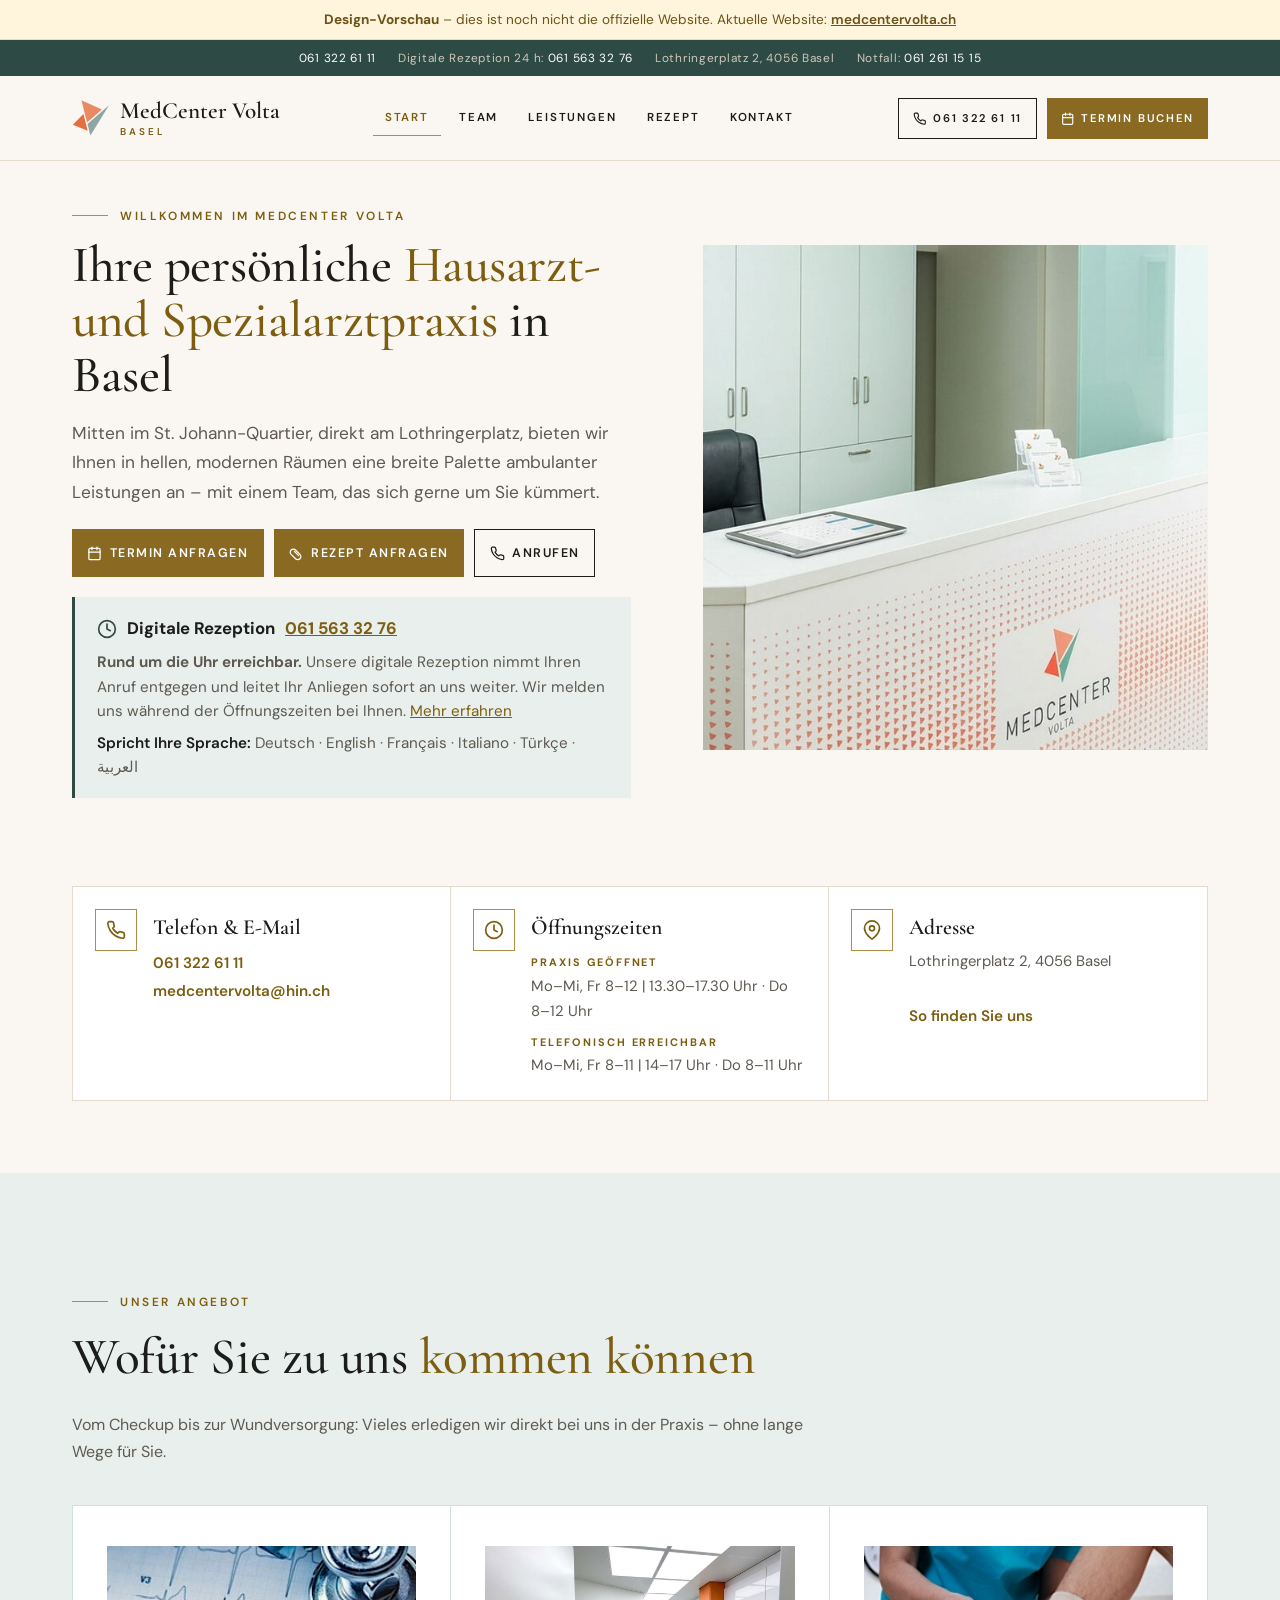
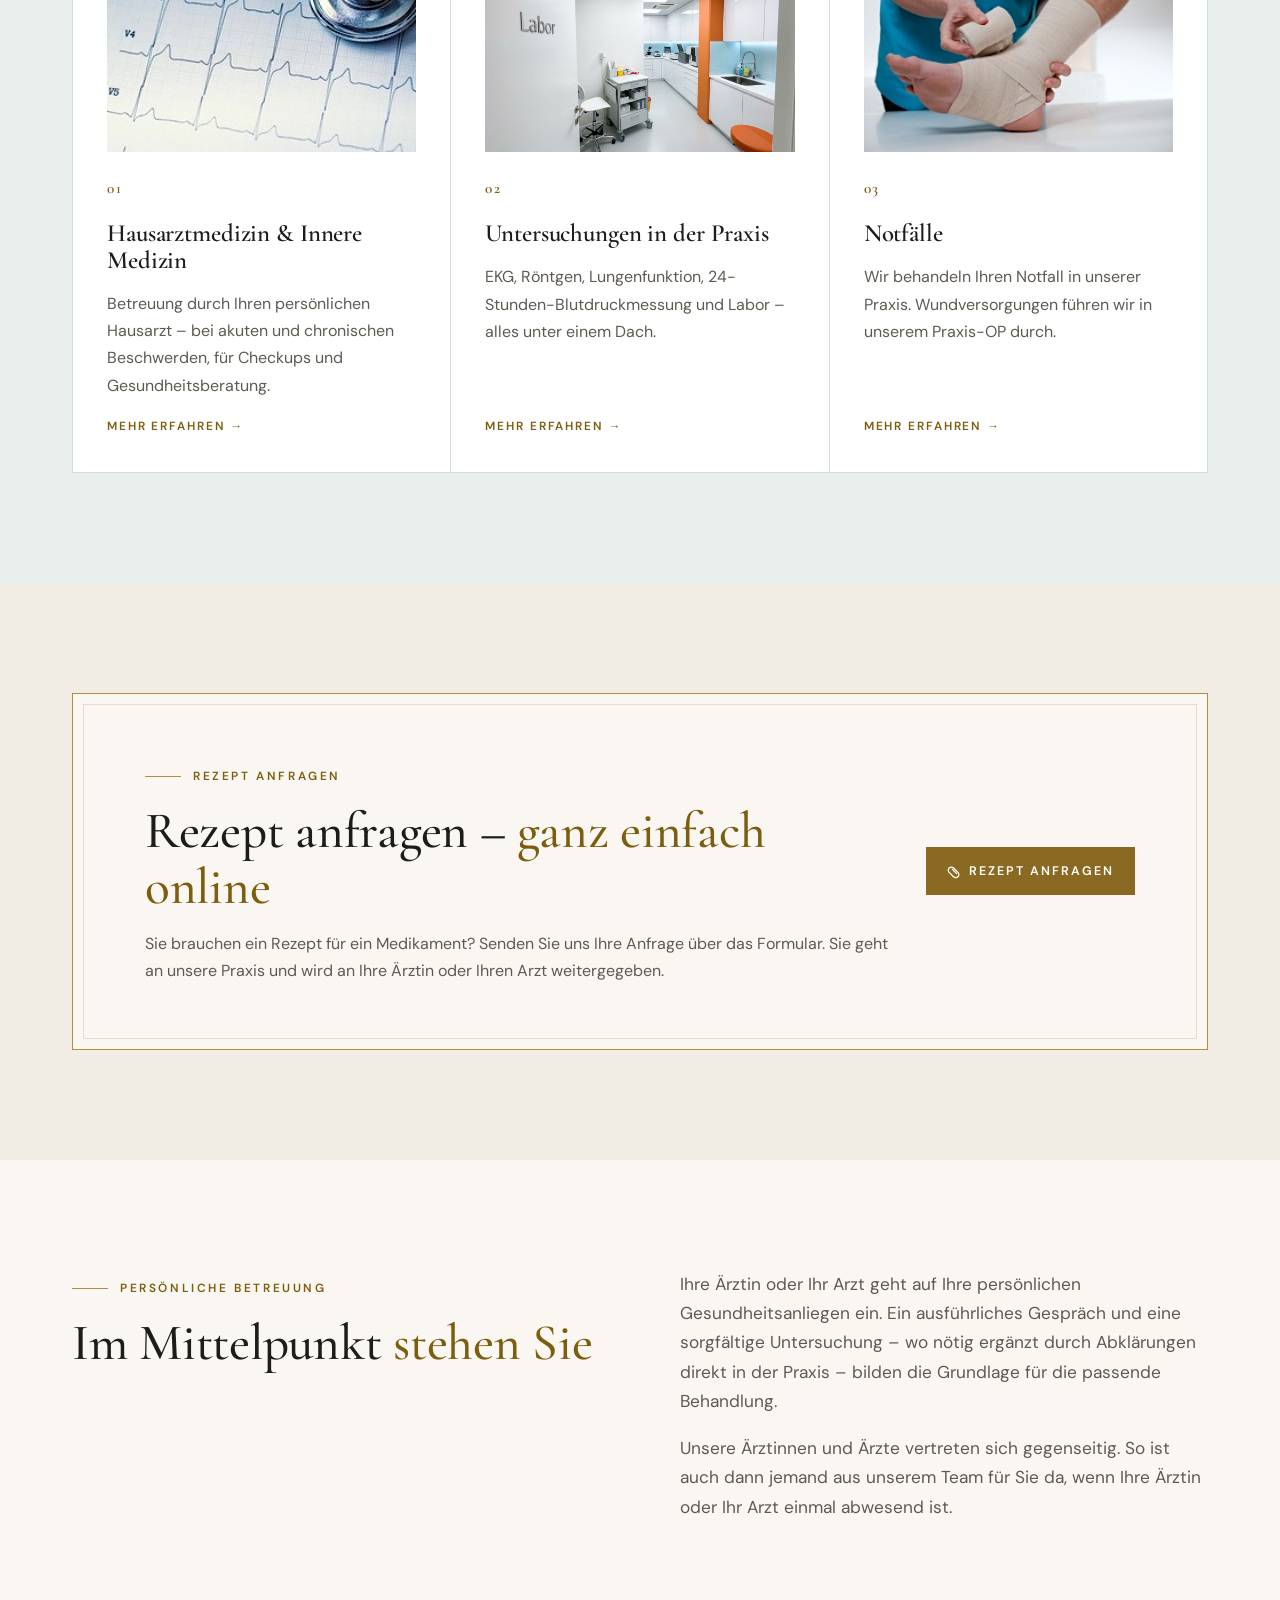
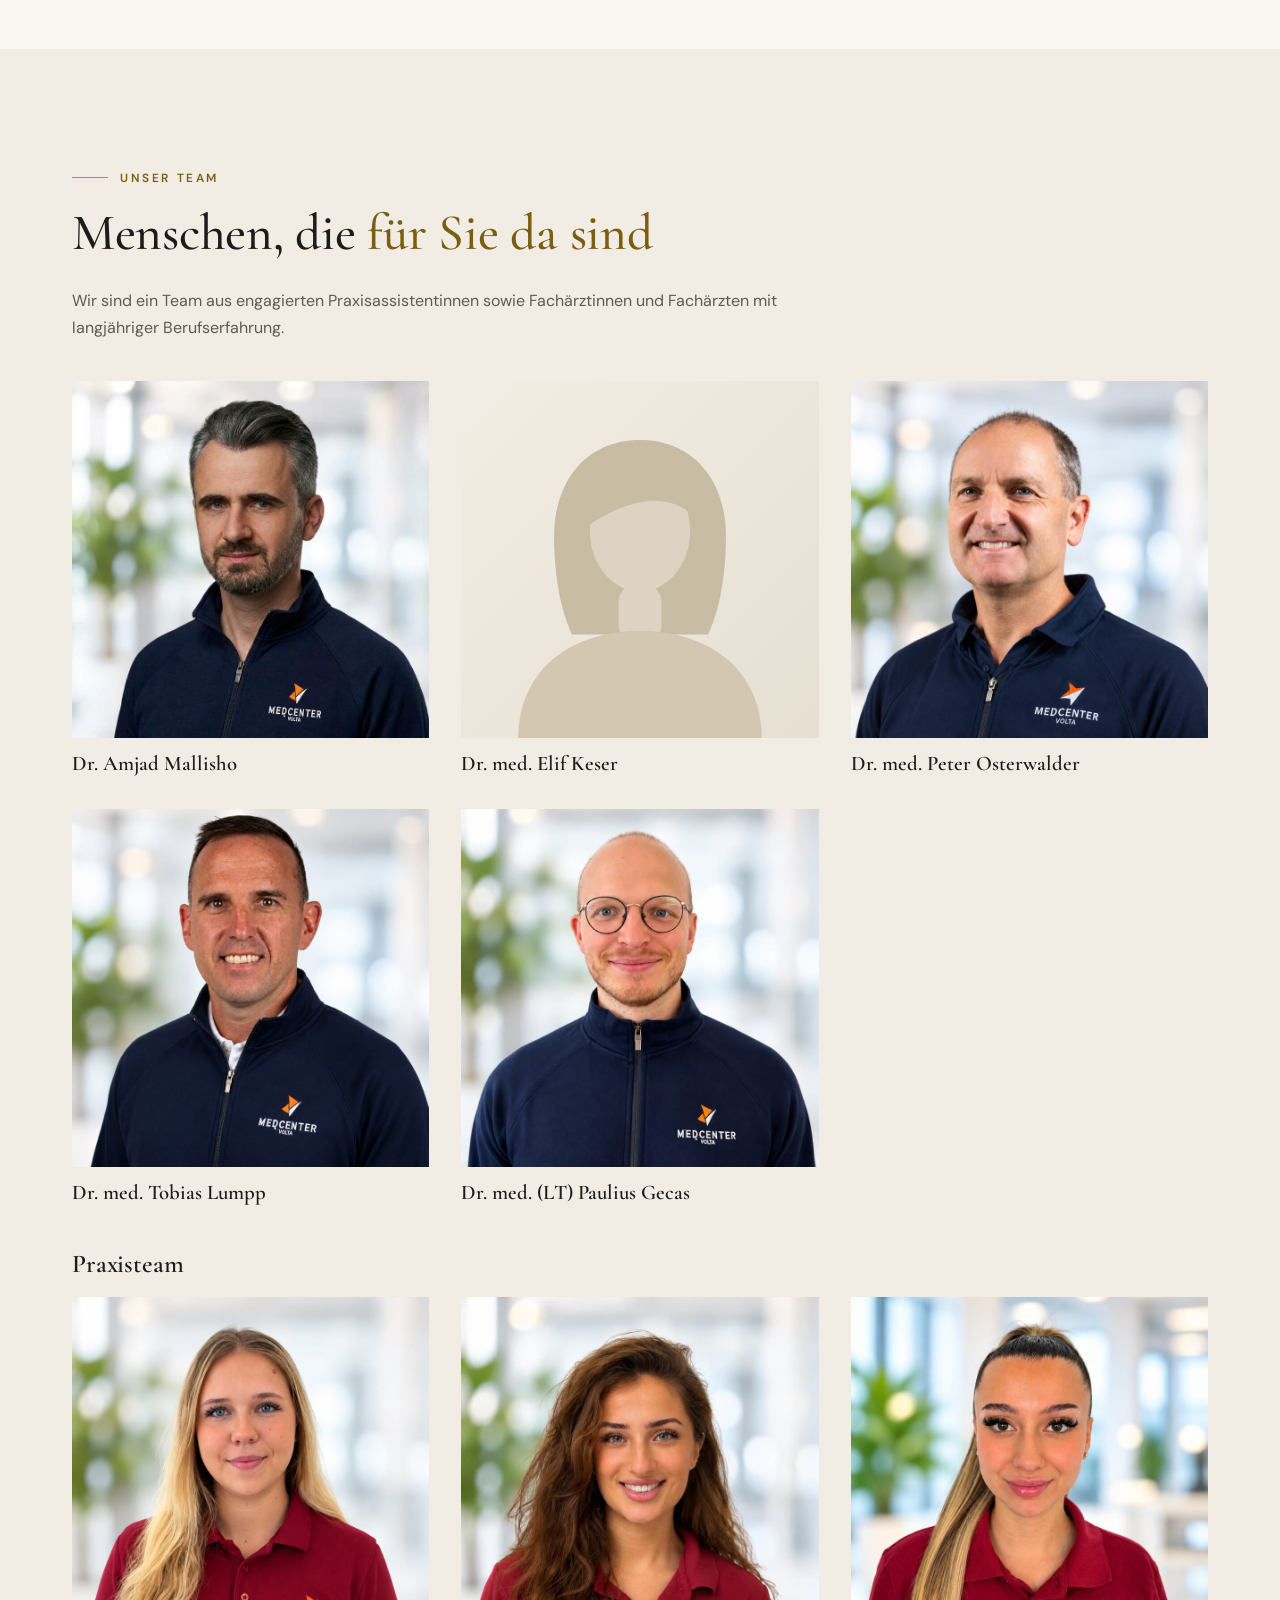
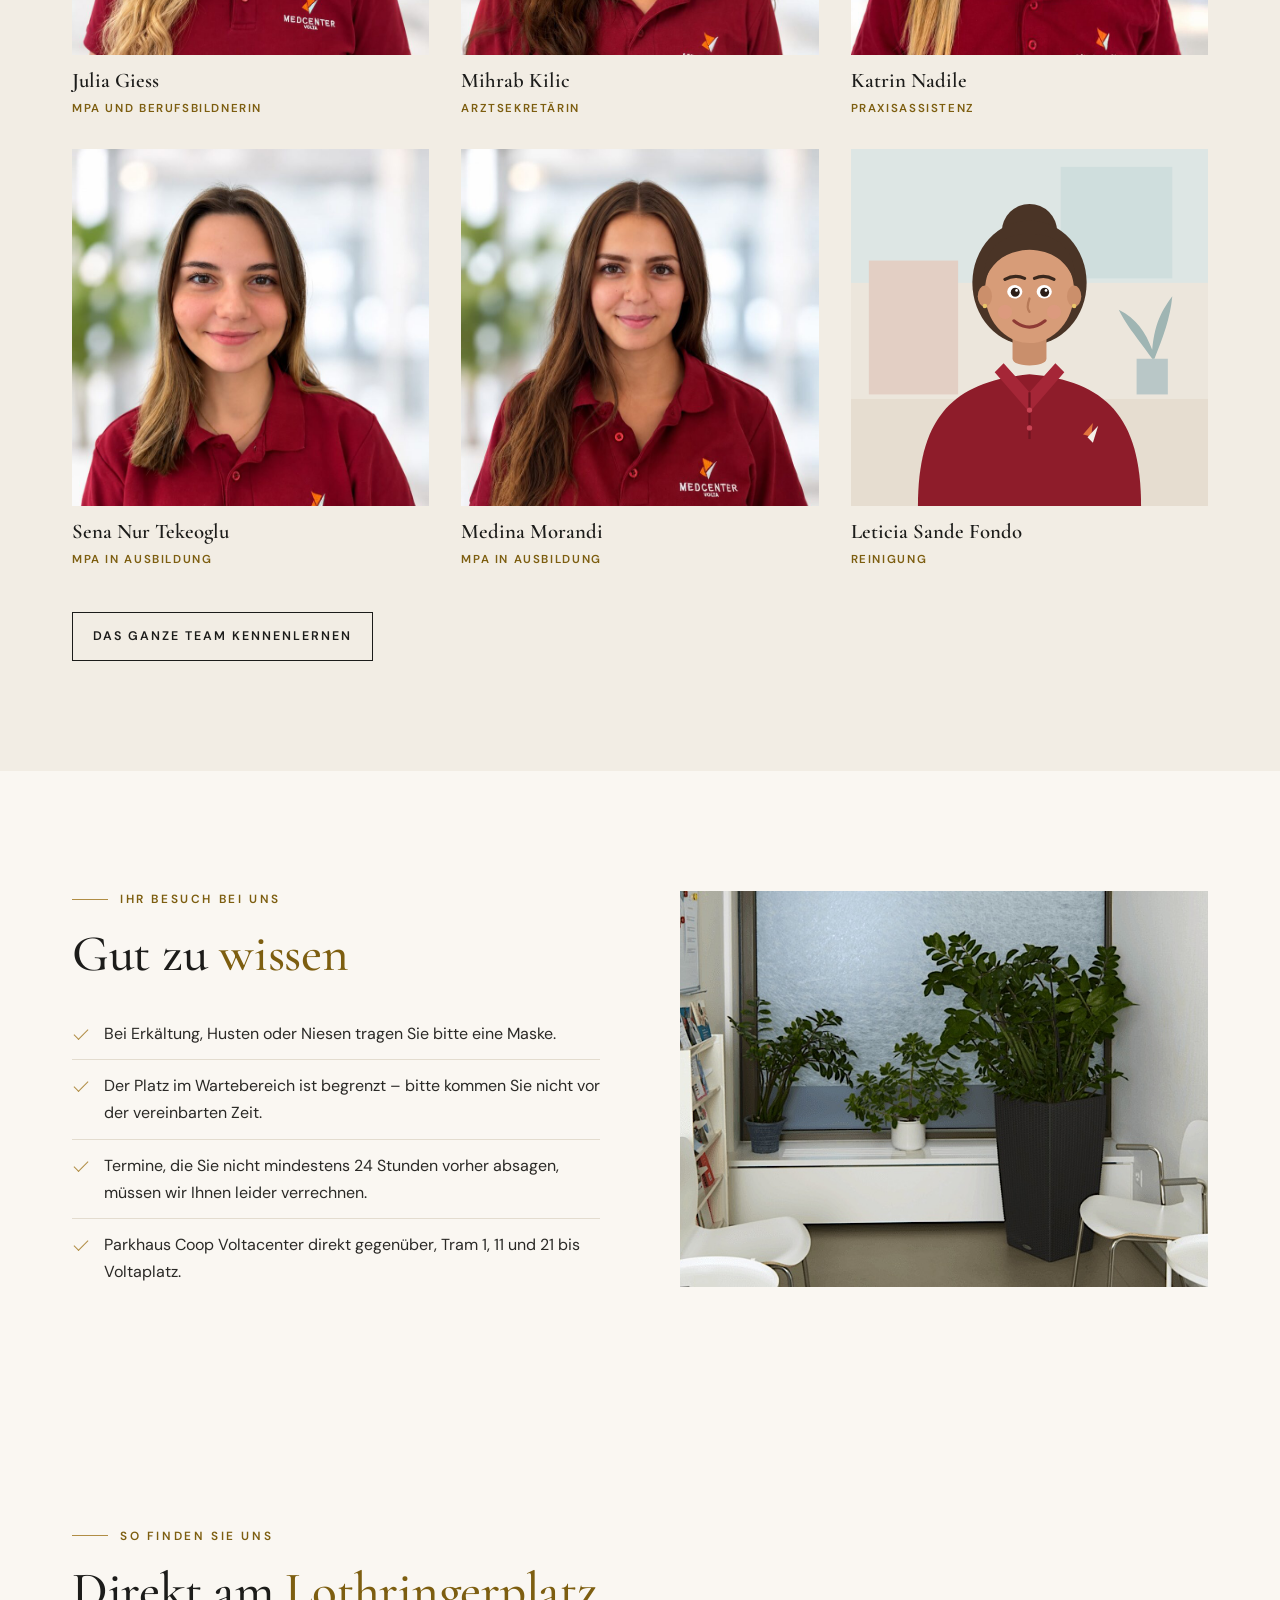
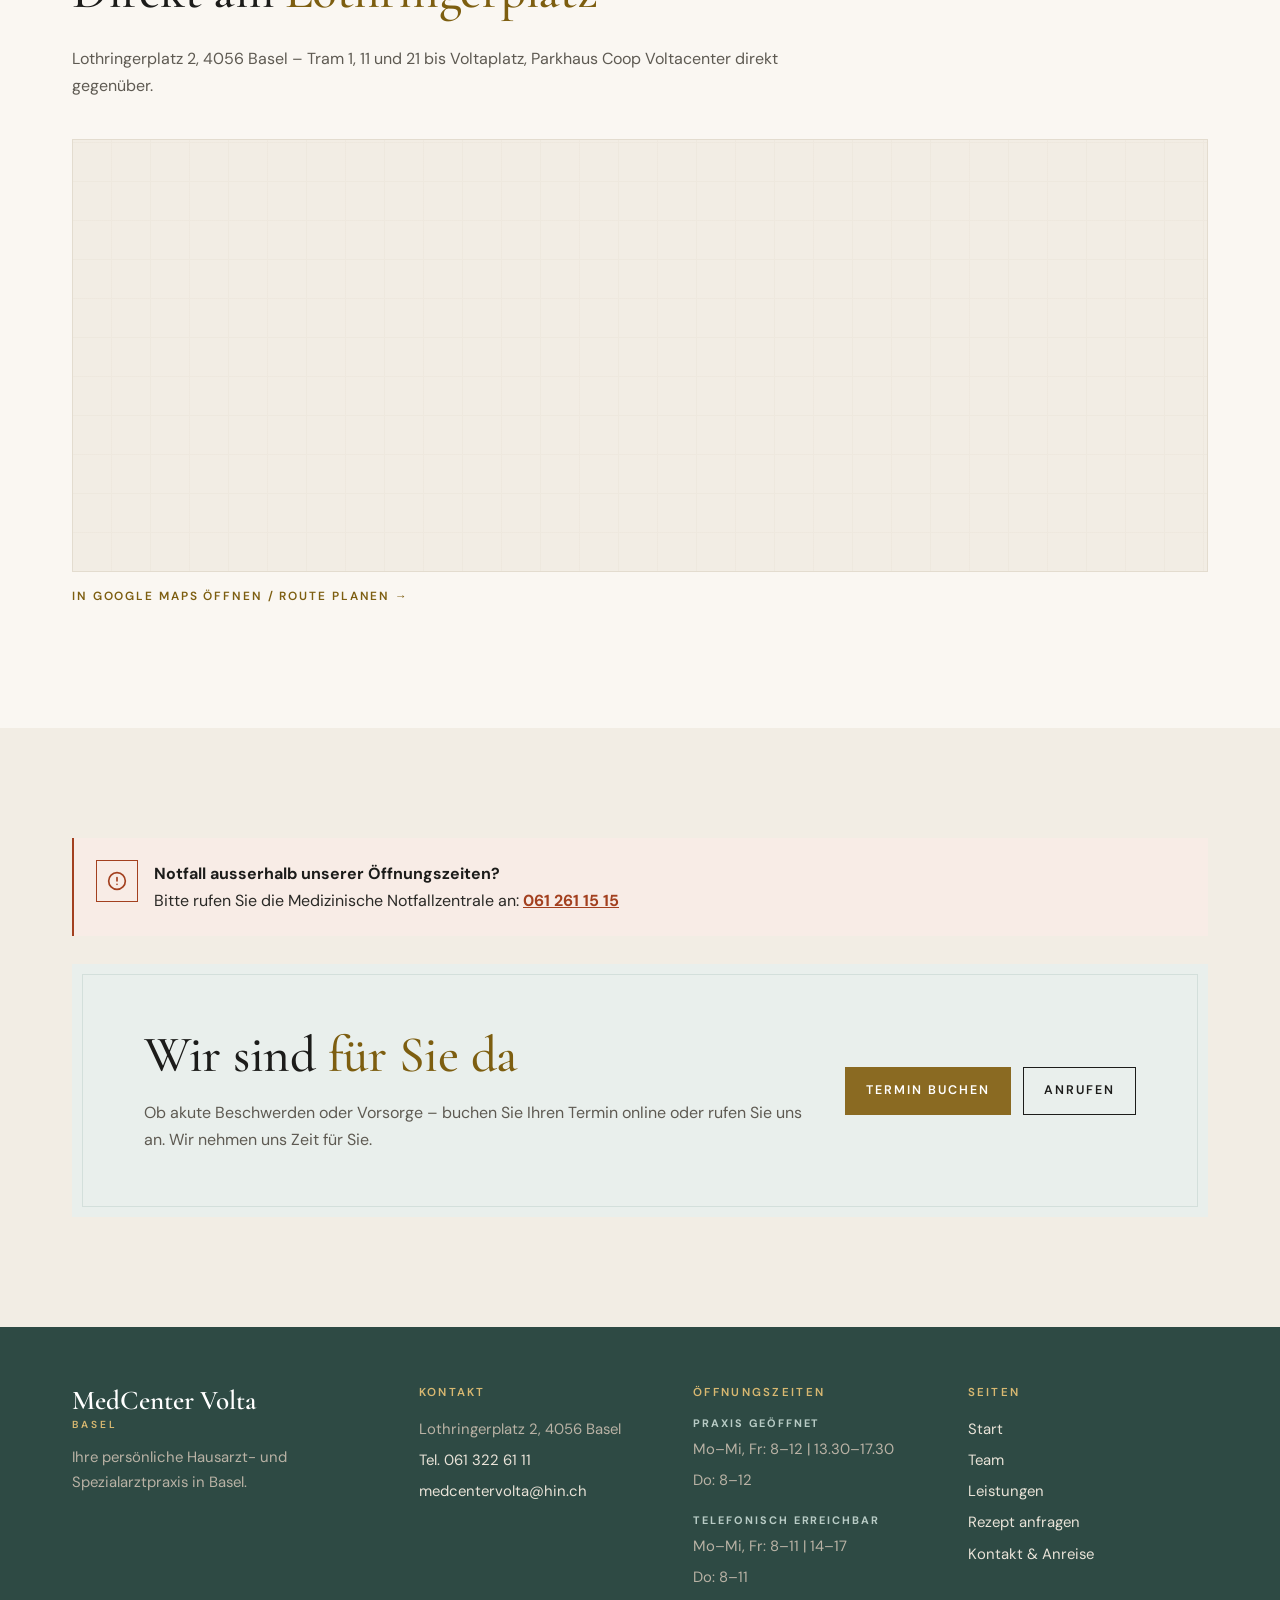
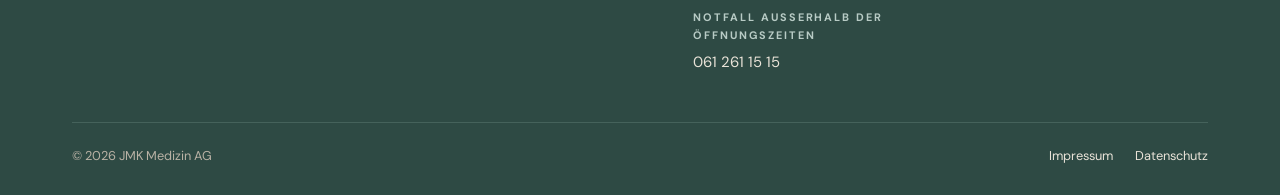
<file: index.html>
<!doctype html>
<html lang="de-CH">
<head>
  <meta charset="utf-8">
  <meta name="viewport" content="width=device-width, initial-scale=1">
  <meta name="robots" content="noindex, nofollow">
  <title>MedCenter Volta – Hausarzt- und Spezialarztpraxis in Basel</title>
  <meta name="description" content="MedCenter Volta: Ihre persönliche Hausarzt- und Spezialarztpraxis im St. Johann-Quartier in Basel, direkt am Lothringerplatz.">
  <link rel="icon" href="img/favicon.png" type="image/png">
  <link rel="stylesheet" href="css/fonts.css?v=2026-11-13">
  <link rel="stylesheet" href="css/style.css?v=2026-10-26b">
  <script src="js/menu.js?v=2026-10-02c" defer></script>
</head>
<body>
  <div class="preview-banner" role="note">
    <strong>Design-Vorschau</strong> – dies ist noch nicht die offizielle Website. Aktuelle Website: <a href="https://medcentervolta.ch">medcentervolta.ch</a>
  </div>
  <a class="skip-link" href="#inhalt">Zum Inhalt springen</a>

  <!-- ===== Info-Leiste ===== -->
  <div class="topbar">
    <div class="container">
      <span><a href="tel:+41613226111">061 322 61 11</a></span>
      <span>Digitale Rezeption 24 h: <a href="tel:+41615633276">061 563 32 76</a></span>
      <span class="topbar-extra">Lothringerplatz 2, 4056 Basel</span>
      <span class="topbar-extra">Notfall: <a href="tel:+41612611515">061 261 15 15</a></span>
    </div>
  </div>

  <!-- ===== Kopfzeile ===== -->
  <header class="site-header">
    <div class="container header-inner">
      <a class="logo" href="index.html" aria-label="MedCenter Volta – Startseite">
        <span class="logo-mark"><svg viewBox="92 0 102 98" aria-hidden="true"><polygon fill="#E98A63" points="117.212 1.676 132.419 60.935 172.24 26.008"/><polygon fill="#8EA6A1" points="141.435 95.789 133.588 65.206 191.403 14.471"/><polygon fill="#E56E40" points="122.622 38.417 134.137 83.276 94.177 67.019"/></svg></span>
        <span>MedCenter Volta<small>Basel</small></span>
      </a>

      <button class="menu-toggle" aria-expanded="false" aria-controls="main-nav">
        <svg viewBox="0 0 24 24" fill="none" stroke="currentColor" stroke-width="2" stroke-linecap="round" stroke-linejoin="round" aria-hidden="true"><line x1="3" y1="6" x2="21" y2="6"/><line x1="3" y1="12" x2="21" y2="12"/><line x1="3" y1="18" x2="21" y2="18"/></svg>
        Menü
      </button>

      <nav class="main-nav" id="main-nav" aria-label="Hauptnavigation">
        <ul>
          <li><a href="index.html" aria-current="page">Start</a></li>
          <li><a href="team.html">Team</a></li>
          <li><a href="leistungen.html">Leistungen</a></li>
          <li><a href="rezept.html">Rezept</a></li>
          <li><a href="kontakt.html">Kontakt</a></li>
        </ul>
      </nav>

      <div class="header-cta">
        <a class="btn btn-outline" href="tel:+41613226111">
          <svg viewBox="0 0 24 24" fill="none" stroke="currentColor" stroke-width="2" stroke-linecap="round" stroke-linejoin="round" aria-hidden="true"><path d="M22 16.92v3a2 2 0 0 1-2.18 2 19.79 19.79 0 0 1-8.63-3.07 19.5 19.5 0 0 1-6-6A19.79 19.79 0 0 1 2.12 4.18 2 2 0 0 1 4.11 2h3a2 2 0 0 1 2 1.72c.13.96.36 1.9.7 2.81a2 2 0 0 1-.45 2.11L8.09 9.91a16 16 0 0 0 6 6l1.27-1.27a2 2 0 0 1 2.11-.45c.91.34 1.85.57 2.81.7A2 2 0 0 1 22 16.92z"/></svg>
          061 322 61 11
        </a>
        <a class="btn btn-primary" href="https://termine.epaad.ch/mcv" target="_blank" rel="noopener">
          <svg viewBox="0 0 24 24" fill="none" stroke="currentColor" stroke-width="2" stroke-linecap="round" stroke-linejoin="round" aria-hidden="true"><rect x="3" y="4" width="18" height="18" rx="2"/><line x1="16" y1="2" x2="16" y2="6"/><line x1="8" y1="2" x2="8" y2="6"/><line x1="3" y1="10" x2="21" y2="10"/></svg>
          Termin buchen
        </a>
      </div>
    </div>
  </header>

  <main id="inhalt">
    <!-- ===== Hero ===== -->
    <section class="hero">
      <div class="container hero-grid">
        <div>
          <span class="eyebrow">Willkommen im MedCenter Volta</span>
          <h1>Ihre persönliche <span class="gold">Hausarzt- und Spezialarztpraxis</span> in Basel</h1>
          <p class="lead">Mitten im St.&nbsp;Johann-Quartier, direkt am Lothringerplatz, bieten wir Ihnen in hellen, modernen Räumen eine breite Palette ambulanter Leistungen an – mit einem Team, das sich gerne um Sie kümmert.</p>
          <div class="btn-row">
            <a class="btn btn-primary" href="https://termine.epaad.ch/mcv" target="_blank" rel="noopener"><svg viewBox="0 0 24 24" fill="none" stroke="currentColor" stroke-width="2" stroke-linecap="round" stroke-linejoin="round" aria-hidden="true"><rect x="3" y="4" width="18" height="18" rx="2"/><line x1="16" y1="2" x2="16" y2="6"/><line x1="8" y1="2" x2="8" y2="6"/><line x1="3" y1="10" x2="21" y2="10"/></svg> Termin anfragen</a>
            <a class="btn btn-primary" href="rezept.html" data-open-rezept><svg viewBox="0 0 24 24" fill="none" stroke="currentColor" stroke-width="2" stroke-linecap="round" stroke-linejoin="round" aria-hidden="true"><path d="M10.5 20.5 3.5 13.5a4.95 4.95 0 1 1 7-7l7 7a4.95 4.95 0 1 1-7 7Z"/><path d="m8.5 8.5 7 7"/></svg> Rezept anfragen</a>
            <a class="btn btn-outline" href="tel:+41613226111"><svg viewBox="0 0 24 24" fill="none" stroke="currentColor" stroke-width="2" stroke-linecap="round" stroke-linejoin="round" aria-hidden="true"><path d="M22 16.92v3a2 2 0 0 1-2.18 2 19.79 19.79 0 0 1-8.63-3.07 19.5 19.5 0 0 1-6-6A19.79 19.79 0 0 1 2.12 4.18 2 2 0 0 1 4.11 2h3a2 2 0 0 1 2 1.72c.13.96.36 1.9.7 2.81a2 2 0 0 1-.45 2.11L8.09 9.91a16 16 0 0 0 6 6l1.27-1.27a2 2 0 0 1 2.11-.45c.91.34 1.85.57 2.81.7A2 2 0 0 1 22 16.92z"/></svg> Anrufen</a>
          </div>
          <div class="hero-reception">
            <p class="hero-reception-head"><svg viewBox="0 0 24 24" fill="none" stroke="currentColor" stroke-width="2" stroke-linecap="round" stroke-linejoin="round" aria-hidden="true"><circle cx="12" cy="12" r="10"/><polyline points="12 6 12 12 16 14"/></svg> <strong>Digitale Rezeption</strong> <a href="tel:+41615633276">061 563 32 76</a></p>
            <p><strong>Rund um die Uhr erreichbar.</strong> Unsere digitale Rezeption nimmt Ihren Anruf entgegen und leitet Ihr Anliegen sofort an uns weiter. Wir melden uns während der Öffnungszeiten bei Ihnen. <a href="kontakt.html#digitale-rezeption">Mehr erfahren</a></p>
            <p class="hero-reception-langs"><span>Spricht Ihre Sprache:</span> Deutsch · <span lang="en">English</span> · <span lang="fr">Français</span> · <span lang="it">Italiano</span> · <span lang="tr">Türkçe</span> · <span lang="ar" dir="rtl">العربية</span></p>
          </div>
        </div>
        <div class="media media-hero media-framed">
          <img src="img/praxis-empfang.jpg?v=2" alt="Empfang des MedCenter Volta mit Logo" width="1600" height="627">
        </div>
      </div>
    </section>

    <!-- ===== Schnell-Info ===== -->
    <div class="container">
      <div class="quick-info">
        <div class="quick-card">
          <span class="icon"><svg viewBox="0 0 24 24" fill="none" stroke="currentColor" stroke-width="2" stroke-linecap="round" stroke-linejoin="round" aria-hidden="true"><path d="M22 16.92v3a2 2 0 0 1-2.18 2 19.79 19.79 0 0 1-8.63-3.07 19.5 19.5 0 0 1-6-6A19.79 19.79 0 0 1 2.12 4.18 2 2 0 0 1 4.11 2h3a2 2 0 0 1 2 1.72c.13.96.36 1.9.7 2.81a2 2 0 0 1-.45 2.11L8.09 9.91a16 16 0 0 0 6 6l1.27-1.27a2 2 0 0 1 2.11-.45c.91.34 1.85.57 2.81.7A2 2 0 0 1 22 16.92z"/></svg></span>
          <div>
            <strong>Telefon &amp; E-Mail</strong>
            <a href="tel:+41613226111">061 322 61 11</a><br>
            <a href="mailto:medcentervolta@hin.ch">medcentervolta@hin.ch</a>
          </div>
        </div>
        <div class="quick-card">
          <span class="icon"><svg viewBox="0 0 24 24" fill="none" stroke="currentColor" stroke-width="2" stroke-linecap="round" stroke-linejoin="round" aria-hidden="true"><circle cx="12" cy="12" r="10"/><polyline points="12 6 12 12 16 14"/></svg></span>
          <div>
            <strong>Öffnungszeiten</strong>
            <span class="hours-label">Praxis geöffnet</span>
            <span>Mo–Mi, Fr 8–12 | 13.30–17.30 Uhr · Do 8–12 Uhr</span>
            <span class="hours-label">Telefonisch erreichbar</span>
            <span>Mo–Mi, Fr 8–11 | 14–17 Uhr · Do 8–11 Uhr</span>
          </div>
        </div>
        <div class="quick-card">
          <span class="icon"><svg viewBox="0 0 24 24" fill="none" stroke="currentColor" stroke-width="2" stroke-linecap="round" stroke-linejoin="round" aria-hidden="true"><path d="M21 10c0 7-9 13-9 13s-9-6-9-13a9 9 0 0 1 18 0z"/><circle cx="12" cy="10" r="3"/></svg></span>
          <div>
            <strong>Adresse</strong>
            <span>Lothringerplatz 2, 4056 Basel</span><br>
            <a href="kontakt.html">So finden Sie uns</a>
          </div>
        </div>
      </div>
    </div>

    <!-- ===== Leistungen (Vorschau) ===== -->
    <section class="section section-dark" style="margin-top: 72px;">
      <div class="container">
        <div class="section-head">
          <span class="eyebrow">Unser Angebot</span>
          <h2>Wofür Sie zu uns <span class="gold">kommen können</span></h2>
          <p>Vom Checkup bis zur Wundversorgung: Vieles erledigen wir direkt bei uns in der Praxis – ohne lange Wege für Sie.</p>
        </div>
        <div class="cards">
          <article class="card card-has-media">
            <div class="card-media"><img src="img/bild-ekg.jpg" alt="EKG-Kurve mit Stethoskop" width="270" height="180" loading="lazy"></div>
            <span class="card-num">01</span>
            <h3>Hausarztmedizin &amp; Innere Medizin</h3>
            <p>Betreuung durch Ihren persönlichen Hausarzt – bei akuten und chronischen Beschwerden, für Checkups und Gesundheitsberatung.</p>
            <a class="more" href="leistungen.html#hausarzt">Mehr erfahren</a>
          </article>
          <article class="card card-has-media">
            <div class="card-media"><img src="img/praxis-labor.jpg" alt="Praxislabor des MedCenter Volta" width="1200" height="900" loading="lazy"></div>
            <span class="card-num">02</span>
            <h3>Untersuchungen in der Praxis</h3>
            <p>EKG, Röntgen, Lungenfunktion, 24-Stunden-Blutdruckmessung und Labor – alles unter einem Dach.</p>
            <a class="more" href="leistungen.html#untersuchungen">Mehr erfahren</a>
          </article>
          <article class="card card-has-media">
            <div class="card-media"><img src="img/bild-verband.jpg" alt="Fuss wird mit einer elastischen Binde verbunden" width="270" height="180" loading="lazy"></div>
            <span class="card-num">03</span>
            <h3>Notfälle</h3>
            <p>Wir behandeln Ihren Notfall in unserer Praxis. Wundversorgungen führen wir in unserem Praxis-OP durch.</p>
            <a class="more" href="leistungen.html#notfall">Mehr erfahren</a>
          </article>
        </div>
      </div>
    </section>

    <!-- ===== Rezept ===== -->
    <section class="section section-soft">
      <div class="container">
        <div class="cta-band cta-light">
          <div>
            <span class="eyebrow">Rezept anfragen</span>
            <h2>Rezept anfragen – <span class="gold">ganz einfach online</span></h2>
            <p>Sie brauchen ein Rezept für ein Medikament? Senden Sie uns Ihre Anfrage über das Formular. Sie geht an unsere Praxis und wird an Ihre Ärztin oder Ihren Arzt weitergegeben.</p>
          </div>
          <div class="btn-row">
            <a class="btn btn-primary" href="rezept.html" data-open-rezept><svg viewBox="0 0 24 24" fill="none" stroke="currentColor" stroke-width="2" stroke-linecap="round" stroke-linejoin="round" aria-hidden="true"><path d="M10.5 20.5 3.5 13.5a4.95 4.95 0 1 1 7-7l7 7a4.95 4.95 0 1 1-7 7Z"/><path d="m8.5 8.5 7 7"/></svg> Rezept anfragen</a>
          </div>
        </div>
      </div>
    </section>

    <!-- ===== Persönliche Betreuung ===== -->
    <section class="section">
      <div class="container split" style="align-items: start;">
        <div>
          <span class="eyebrow">Persönliche Betreuung</span>
          <h2>Im Mittelpunkt <span class="gold">stehen Sie</span></h2>
        </div>
        <div class="statement">
          <p>Ihre Ärztin oder Ihr Arzt geht auf Ihre persönlichen Gesundheitsanliegen ein. Ein ausführliches Gespräch und eine sorgfältige Untersuchung – wo nötig ergänzt durch Abklärungen direkt in der Praxis – bilden die Grundlage für die passende Behandlung.</p>
          <p>Unsere Ärztinnen und Ärzte vertreten sich gegenseitig. So ist auch dann jemand aus unserem Team für Sie da, wenn Ihre Ärztin oder Ihr Arzt einmal abwesend ist.</p>
        </div>
      </div>
    </section>

    <!-- ===== Team (Vorschau) ===== -->
    <section class="section section-soft">
      <div class="container">
        <div class="section-head">
          <span class="eyebrow">Unser Team</span>
          <h2>Menschen, die <span class="gold">für Sie da sind</span></h2>
          <p>Wir sind ein Team aus engagierten Praxisassistentinnen sowie Fachärztinnen und Fachärzten mit langjähriger Berufserfahrung.</p>
        </div>
        <div class="doctor-row">
          <figure><a class="person-link" href="arzt-mallisho.html">
            <div class="media media-portrait"><img src="img/team-mallisho.jpg?v=2" alt="Dr. Amjad Mallisho" width="800" height="800" loading="lazy"></div>
            <figcaption>Dr. Amjad Mallisho</figcaption>
          </a></figure>
          <figure><a class="person-link" href="arzt-keser.html">
            <div class="media media-portrait"><img src="img/ghost-female.svg" alt="Dr. med. Elif Keser" width="800" height="800" loading="lazy"></div>
            <figcaption>Dr. med. Elif Keser</figcaption>
          </a></figure>
          <figure><a class="person-link" href="arzt-osterwalder.html">
            <div class="media media-portrait"><img src="img/team-osterwalder.jpg?v=2" alt="Dr. med. Peter Osterwalder" width="800" height="800" loading="lazy"></div>
            <figcaption>Dr. med. Peter Osterwalder</figcaption>
          </a></figure>
          <figure><a class="person-link" href="arzt-lumpp.html">
            <div class="media media-portrait"><img src="img/team-lumpp.jpg?v=2" alt="Dr. med. Tobias Lumpp" width="800" height="800" loading="lazy"></div>
            <figcaption>Dr. med. Tobias Lumpp</figcaption>
          </a></figure>
          <figure>
            <div class="media media-portrait"><img src="img/team-gecas.jpg" alt="Dr. med. (LT) Paulius Gecas" width="800" height="800" loading="lazy"></div>
            <figcaption>Dr. med. (LT) Paulius Gecas</figcaption>
          </figure>
        </div>
        <h3 class="team-subhead">Praxisteam</h3>
        <div class="doctor-row staff-row">
          <figure>
            <div class="media media-portrait"><img src="img/team-giess.jpg" alt="Julia Giess" width="800" height="800" loading="lazy"></div>
            <figcaption>Julia Giess<span class="role">MPA und Berufsbildnerin</span></figcaption>
          </figure>
          <figure>
            <div class="media media-portrait"><img src="img/team-kilic.jpg?v=2" alt="Mihrab Kilic" width="800" height="800" loading="lazy"></div>
            <figcaption>Mihrab Kilic<span class="role">Arztsekretärin</span></figcaption>
          </figure>
          <figure>
            <div class="media media-portrait"><img src="img/team-nadile.jpg?v=2" alt="Katrin Nadile" width="800" height="800" loading="lazy"></div>
            <figcaption>Katrin Nadile<span class="role">Praxisassistenz</span></figcaption>
          </figure>
          <figure>
            <div class="media media-portrait"><img src="img/team-tekeoglu.jpg?v=2" alt="Sena Nur Tekeoglu" width="800" height="800" loading="lazy"></div>
            <figcaption>Sena Nur Tekeoglu<span class="role">MPA in Ausbildung</span></figcaption>
          </figure>
          <figure>
            <div class="media media-portrait"><img src="img/team-morandi.jpg?v=2" alt="Medina Morandi" width="800" height="800" loading="lazy"></div>
            <figcaption>Medina Morandi<span class="role">MPA in Ausbildung</span></figcaption>
          </figure>
          <figure>
            <div class="media media-portrait"><img src="img/team-sande-fondo.svg" alt="Illustriertes Porträt Leticia Sande Fondo" width="800" height="800" loading="lazy"></div>
            <figcaption>Leticia Sande Fondo<span class="role">Reinigung</span></figcaption>
          </figure>
        </div>
        <a class="btn btn-outline" href="team.html">Das ganze Team kennenlernen</a>
      </div>
    </section>

    <!-- ===== Gut zu wissen ===== -->
    <section class="section">
      <div class="container split split-reverse">
        <div class="media media-framed">
          <img src="img/praxis-wartezimmer.jpg" alt="Heller Wartebereich mit Pflanzen" width="1260" height="494" loading="lazy">
        </div>
        <div>
          <span class="eyebrow">Ihr Besuch bei uns</span>
          <h2>Gut zu <span class="gold">wissen</span></h2>
          <ul class="check-list">
            <li>Bei Erkältung, Husten oder Niesen tragen Sie bitte eine Maske.</li>
            <li>Der Platz im Wartebereich ist begrenzt – bitte kommen Sie nicht vor der vereinbarten Zeit.</li>
            <li>Termine, die Sie nicht mindestens 24 Stunden vorher absagen, müssen wir Ihnen leider verrechnen.</li>
            <li>Parkhaus Coop Voltacenter direkt gegenüber, Tram 1, 11 und 21 bis Voltaplatz.</li>
          </ul>
        </div>
      </div>
    </section>

    <!-- ===== Karte ===== -->
    <section class="section">
      <div class="container">
        <div class="section-head">
          <span class="eyebrow">So finden Sie uns</span>
          <h2>Direkt am <span class="gold">Lothringerplatz</span></h2>
          <p>Lothringerplatz 2, 4056 Basel – Tram 1, 11 und 21 bis Voltaplatz, Parkhaus Coop Voltacenter direkt gegenüber.</p>
        </div>
        <div class="map-consent">
          <iframe src="https://maps.google.com/maps?q=MedCenter%20Volta%2C%20Lothringerplatz%202%2C%204056%20Basel&t=m&z=15&output=embed&iwloc=near" title="Karte: MedCenter Volta, Lothringerplatz 2, 4056 Basel" loading="lazy" referrerpolicy="no-referrer-when-downgrade" allowfullscreen></iframe>
        </div>
        <p class="map-link"><a href="https://www.google.com/maps/search/?api=1&query=MedCenter%20Volta%2C%20Lothringerplatz%202%2C%204056%20Basel" target="_blank" rel="noopener">In Google Maps öffnen / Route planen →</a></p>
      </div>
    </section>

    <!-- ===== Notfall + CTA ===== -->
    <section class="section section-soft">
      <div class="container">
        <div class="notice notice-emergency" style="margin-bottom: 28px;">
          <span class="icon"><svg viewBox="0 0 24 24" fill="none" stroke="currentColor" stroke-width="2" stroke-linecap="round" stroke-linejoin="round" aria-hidden="true"><circle cx="12" cy="12" r="10"/><line x1="12" y1="8" x2="12" y2="12"/><line x1="12" y1="16" x2="12.01" y2="16"/></svg></span>
          <div>
            <strong>Notfall ausserhalb unserer Öffnungszeiten?</strong>
            <p>Bitte rufen Sie die Medizinische Notfallzentrale an: <a href="tel:+41612611515">061 261 15 15</a></p>
          </div>
        </div>

        <div class="cta-band">
          <div>
            <h2>Wir sind <span class="gold">für Sie da</span></h2>
            <p>Ob akute Beschwerden oder Vorsorge – buchen Sie Ihren Termin online oder rufen Sie uns an. Wir nehmen uns Zeit für Sie.</p>
          </div>
          <div class="btn-row">
            <a class="btn btn-primary" href="https://termine.epaad.ch/mcv" target="_blank" rel="noopener">Termin buchen</a>
            <a class="btn btn-outline" href="tel:+41613226111">Anrufen</a>
          </div>
        </div>
      </div>
    </section>

    <!-- ===== Rezept-Formular als Fenster ===== -->
    <dialog class="rezept-dialog" id="rezept-dialog" aria-labelledby="rezept-dialog-title">
      <div class="dialog-head">
        <h2 id="rezept-dialog-title">Rezept anfragen</h2>
        <button class="dialog-close" type="button" aria-label="Schliessen" data-close-rezept>&times;</button>
      </div>
      <p class="dialog-intro">Ihre Anfrage geht an unsere Praxis und wird an Ihre Ärztin oder Ihren Arzt weitergegeben. Bei akuten Beschwerden rufen Sie uns bitte an: <a href="tel:+41613226111">061 322 61 11</a>.</p>
          <form class="rezept-form" action="rezept-senden.php" method="post" novalidate>
            <div class="form-grid">
              <div class="field full">
                <label for="rf-name">Name des Patienten / der Patientin</label>
                <input id="rf-name" name="name" type="text" autocomplete="name" maxlength="100" required>
              </div>
              <div class="field">
                <label for="rf-geburtsdatum">Geburtsdatum</label>
                <input id="rf-geburtsdatum" name="geburtsdatum" type="date" autocomplete="bday" min="1900-01-01" required>
              </div>
              <div class="field">
                <label for="rf-telefon">Telefonnummer</label>
                <input id="rf-telefon" name="telefon" type="tel" autocomplete="tel" maxlength="30" pattern="[0-9+()/ .\-]{6,30}" required>
              </div>
              <div class="field full">
                <label for="rf-arzt">Ärztin / Arzt</label>
                <select id="rf-arzt" name="arzt" required>
                  <option value="">Bitte auswählen</option>
                  <option value="mallisho">Herr Dr. Mallisho</option>
                  <option value="lumpp">Herr Dr. Lumpp</option>
                  <option value="keser">Frau Dr. Keser</option>
                  <option value="osterwalder">Herr Dr. Osterwalder</option>
                  <option value="gecas">Herr Dr. Gecas</option>
                </select>
              </div>
              <div class="field full">
                <label for="rf-nachricht">Medikament / Nachricht <span class="hint">– z.&nbsp;B. Name und Stärke des Medikaments</span></label>
                <textarea id="rf-nachricht" name="nachricht" maxlength="1000" required></textarea>
              </div>

              <!-- Spam-Schutz: dieses Feld ist für Menschen unsichtbar und muss leer bleiben -->
              <div class="hp-field" aria-hidden="true">
                <label for="rf-website">Website</label>
                <input id="rf-website" name="website" type="text" tabindex="-1" autocomplete="off">
              </div>
              <input type="hidden" name="token" value="">

              <div class="full check-field">
                <input id="rf-datenschutz" name="datenschutz" type="checkbox" required>
                <label for="rf-datenschutz">Ich habe die <a href="datenschutz.html">Datenschutzerklärung</a> gelesen und bin einverstanden, dass meine Angaben zur Bearbeitung der Rezeptanfrage verwendet und dafür per E-Mail an die Praxis übermittelt werden.</label>
              </div>
              <div class="full">
                <button class="btn btn-primary" type="submit"><svg viewBox="0 0 24 24" fill="none" stroke="currentColor" stroke-width="2" stroke-linecap="round" stroke-linejoin="round" aria-hidden="true"><line x1="22" y1="2" x2="11" y2="13"/><polygon points="22 2 15 22 11 13 2 9 22 2"/></svg> Rezept anfragen</button>
              </div>
            </div>
            <p class="form-message" tabindex="-1" role="status" aria-live="polite"></p>
            <noscript><p class="form-message is-visible is-error">Bitte aktivieren Sie JavaScript, um das Formular zu senden – oder rufen Sie uns an: 061 322 61 11.</p></noscript>
          </form>
    </dialog>
  </main>

  <!-- ===== Fusszeile ===== -->
  <footer class="site-footer">
    <div class="container">
      <div class="footer-grid">
        <div>
          <div class="footer-logo">MedCenter Volta<small>BASEL</small></div>
          <p style="margin-top: 14px;">Ihre persönliche Hausarzt- und Spezialarztpraxis in Basel.</p>
        </div>
        <div>
          <h3>Kontakt</h3>
          <ul>
            <li>Lothringerplatz 2, 4056 Basel</li>
            <li><a href="tel:+41613226111">Tel. 061 322 61 11</a></li>
            <li><a href="mailto:medcentervolta@hin.ch">medcentervolta@hin.ch</a></li>
          </ul>
        </div>
        <div>
          <h3>Öffnungszeiten</h3>
          <p class="hours-label">Praxis geöffnet</p>
          <ul>
            <li>Mo–Mi, Fr: 8–12 | 13.30–17.30</li>
            <li>Do: 8–12</li>
          </ul>
          <p class="hours-label">Telefonisch erreichbar</p>
          <ul>
            <li>Mo–Mi, Fr: 8–11 | 14–17</li>
            <li>Do: 8–11</li>
          </ul>
          <p class="hours-label">Notfall ausserhalb der Öffnungszeiten</p>
          <ul>
            <li><a href="tel:+41612611515">061 261 15 15</a></li>
          </ul>
        </div>
        <div>
          <h3>Seiten</h3>
          <ul>
            <li><a href="index.html">Start</a></li>
            <li><a href="team.html">Team</a></li>
            <li><a href="leistungen.html">Leistungen</a></li>
            <li><a href="rezept.html">Rezept anfragen</a></li>
            <li><a href="kontakt.html">Kontakt &amp; Anreise</a></li>
          </ul>
        </div>
      </div>
      <div class="footer-bottom">
        <span>© 2026 JMK Medizin AG</span>
        <nav aria-label="Rechtliches">
          <a href="impressum.html">Impressum</a>
          <a href="datenschutz.html">Datenschutz</a>
        </nav>
      </div>
    </div>
  </footer>

  <!-- ===== Mobile Aktionsleiste ===== -->
  <div class="mobile-bar">
    <a class="btn btn-outline" href="tel:+41613226111"><svg viewBox="0 0 24 24" fill="none" stroke="currentColor" stroke-width="2" stroke-linecap="round" stroke-linejoin="round" aria-hidden="true"><path d="M22 16.92v3a2 2 0 0 1-2.18 2 19.79 19.79 0 0 1-8.63-3.07 19.5 19.5 0 0 1-6-6A19.79 19.79 0 0 1 2.12 4.18 2 2 0 0 1 4.11 2h3a2 2 0 0 1 2 1.72c.13.96.36 1.9.7 2.81a2 2 0 0 1-.45 2.11L8.09 9.91a16 16 0 0 0 6 6l1.27-1.27a2 2 0 0 1 2.11-.45c.91.34 1.85.57 2.81.7A2 2 0 0 1 22 16.92z"/></svg>Anrufen</a>
    <a class="btn btn-outline" href="rezept.html" data-open-rezept><svg viewBox="0 0 24 24" fill="none" stroke="currentColor" stroke-width="2" stroke-linecap="round" stroke-linejoin="round" aria-hidden="true"><path d="M10.5 20.5 3.5 13.5a4.95 4.95 0 1 1 7-7l7 7a4.95 4.95 0 1 1-7 7Z"/><path d="m8.5 8.5 7 7"/></svg>Rezept</a>
    <a class="btn btn-primary" href="https://termine.epaad.ch/mcv" target="_blank" rel="noopener"><svg viewBox="0 0 24 24" fill="none" stroke="currentColor" stroke-width="2" stroke-linecap="round" stroke-linejoin="round" aria-hidden="true"><rect x="3" y="4" width="18" height="18" rx="2"/><line x1="16" y1="2" x2="16" y2="6"/><line x1="8" y1="2" x2="8" y2="6"/><line x1="3" y1="10" x2="21" y2="10"/></svg>Termin</a>
  </div>
</body>
</html>
</file>
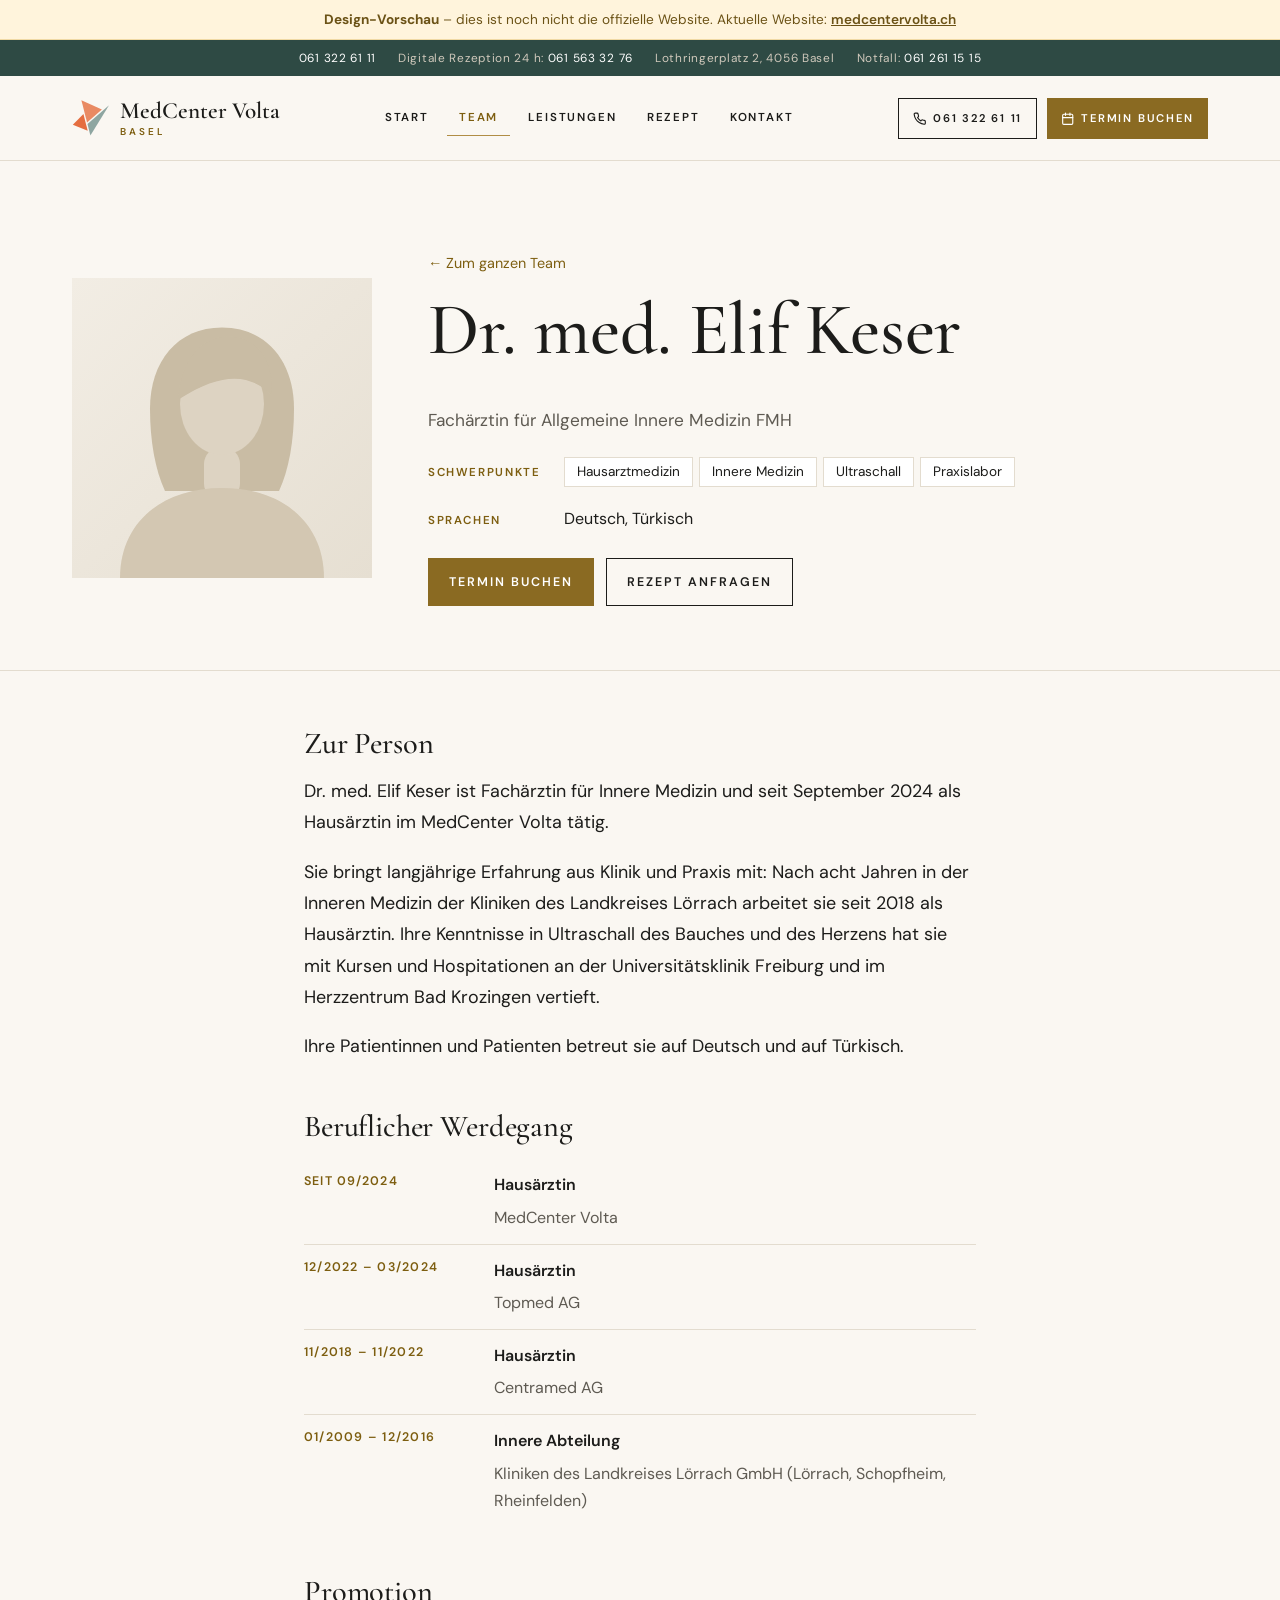
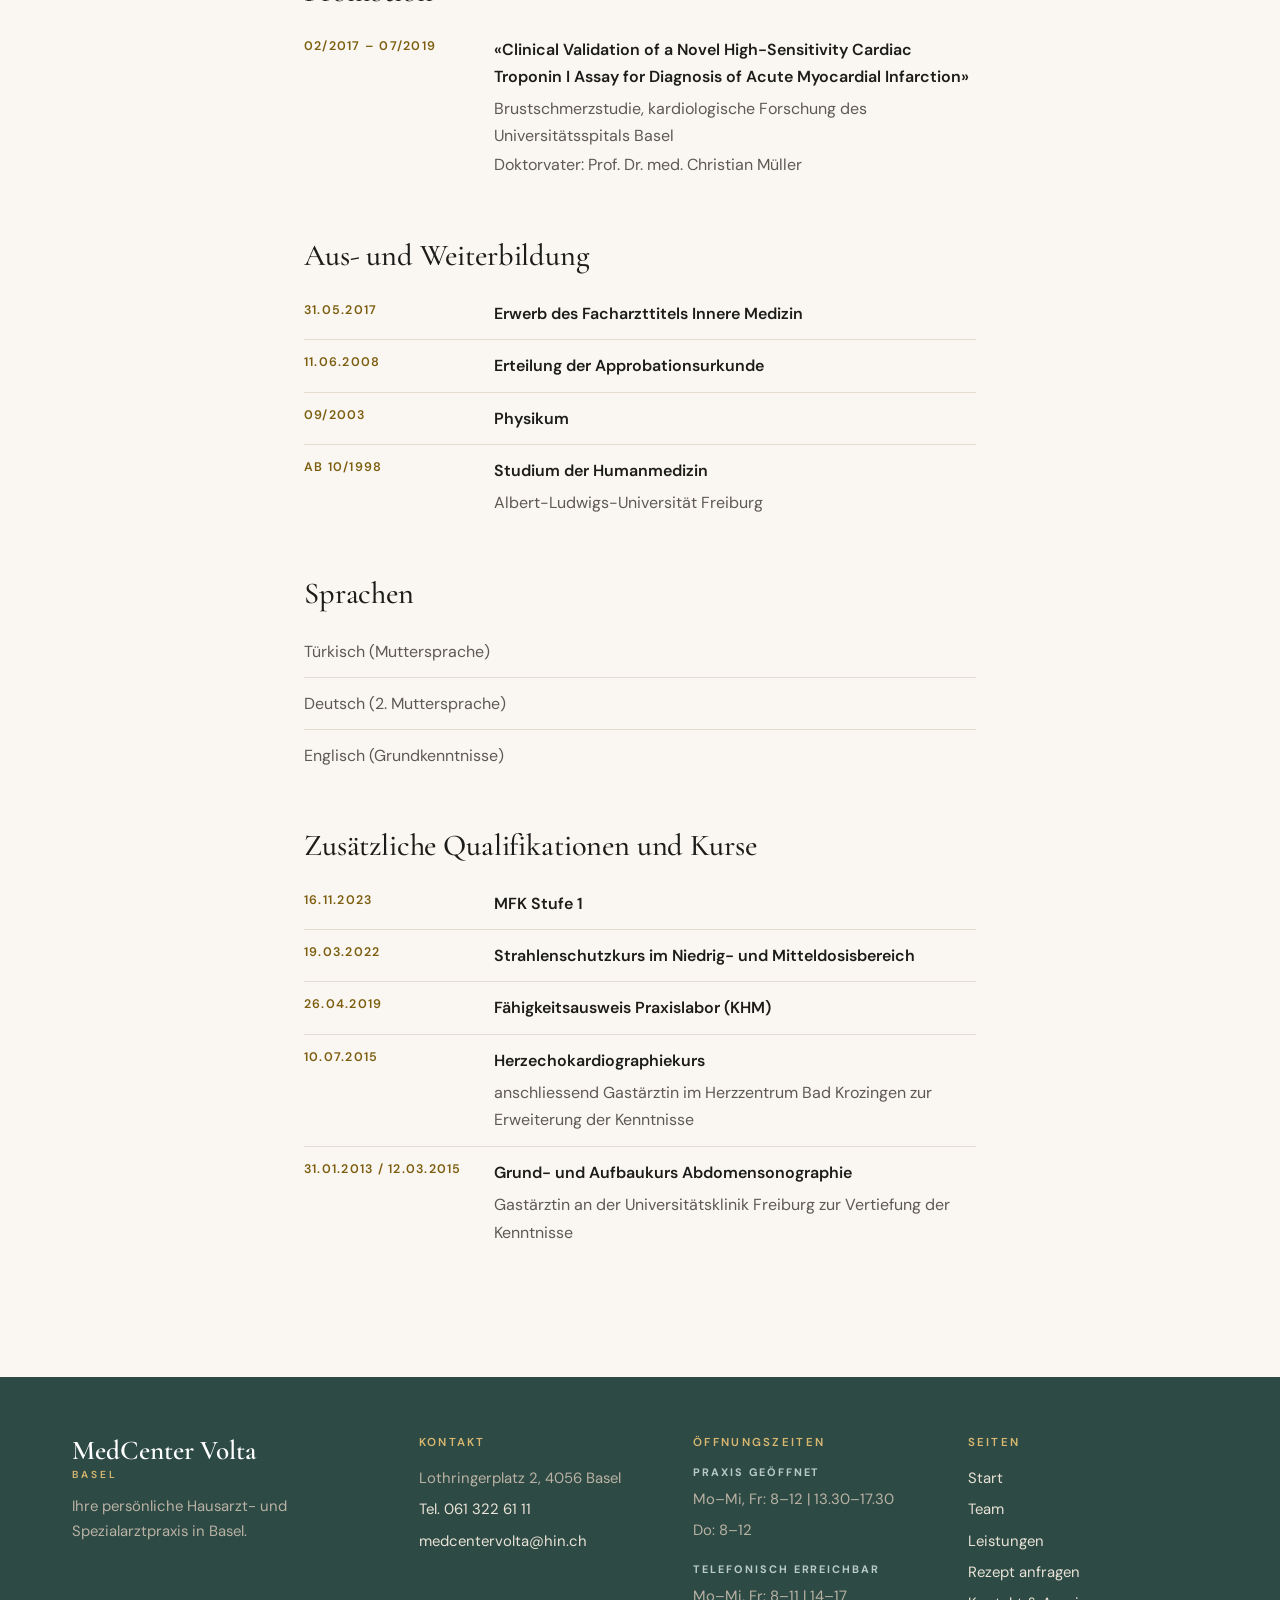
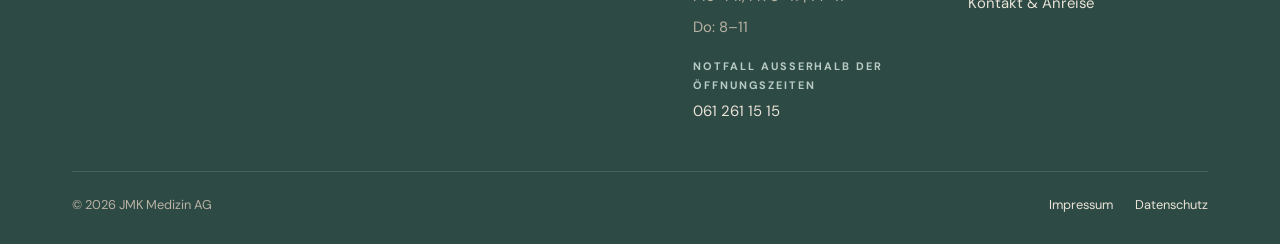
<file: arzt-keser.html>
<!doctype html>
<html lang="de-CH">
<head>
  <meta charset="utf-8">
  <meta name="viewport" content="width=device-width, initial-scale=1">
  <meta name="robots" content="noindex, nofollow">
  <title>Dr. med. Elif Keser – MedCenter Volta, Basel</title>
  <meta name="description" content="Dr. med. Elif Keser, Fachärztin für Allgemeine Innere Medizin FMH im MedCenter Volta, Basel – Werdegang und Qualifikationen.">
  <link rel="icon" href="img/favicon.png" type="image/png">
  <link rel="stylesheet" href="css/fonts.css?v=2026-11-13">
  <link rel="stylesheet" href="css/style.css?v=2026-10-26b">
  <script src="js/menu.js?v=2026-10-02c" defer></script>
</head>
<body>
  <div class="preview-banner" role="note">
    <strong>Design-Vorschau</strong> – dies ist noch nicht die offizielle Website. Aktuelle Website: <a href="https://medcentervolta.ch">medcentervolta.ch</a>
  </div>
  <a class="skip-link" href="#inhalt">Zum Inhalt springen</a>

  <!-- ===== Info-Leiste ===== -->
  <div class="topbar">
    <div class="container">
      <span><a href="tel:+41613226111">061 322 61 11</a></span>
      <span>Digitale Rezeption 24 h: <a href="tel:+41615633276">061 563 32 76</a></span>
      <span class="topbar-extra">Lothringerplatz 2, 4056 Basel</span>
      <span class="topbar-extra">Notfall: <a href="tel:+41612611515">061 261 15 15</a></span>
    </div>
  </div>

  <!-- ===== Kopfzeile ===== -->
  <header class="site-header">
    <div class="container header-inner">
      <a class="logo" href="index.html" aria-label="MedCenter Volta – Startseite">
        <span class="logo-mark"><svg viewBox="92 0 102 98" aria-hidden="true"><polygon fill="#E98A63" points="117.212 1.676 132.419 60.935 172.24 26.008"/><polygon fill="#8EA6A1" points="141.435 95.789 133.588 65.206 191.403 14.471"/><polygon fill="#E56E40" points="122.622 38.417 134.137 83.276 94.177 67.019"/></svg></span>
        <span>MedCenter Volta<small>Basel</small></span>
      </a>

      <button class="menu-toggle" aria-expanded="false" aria-controls="main-nav">
        <svg viewBox="0 0 24 24" fill="none" stroke="currentColor" stroke-width="2" stroke-linecap="round" stroke-linejoin="round" aria-hidden="true"><line x1="3" y1="6" x2="21" y2="6"/><line x1="3" y1="12" x2="21" y2="12"/><line x1="3" y1="18" x2="21" y2="18"/></svg>
        Menü
      </button>

      <nav class="main-nav" id="main-nav" aria-label="Hauptnavigation">
        <ul>
          <li><a href="index.html">Start</a></li>
          <li><a href="team.html" aria-current="page">Team</a></li>
          <li><a href="leistungen.html">Leistungen</a></li>
          <li><a href="rezept.html">Rezept</a></li>
          <li><a href="kontakt.html">Kontakt</a></li>
        </ul>
      </nav>

      <div class="header-cta">
        <a class="btn btn-outline" href="tel:+41613226111">
          <svg viewBox="0 0 24 24" fill="none" stroke="currentColor" stroke-width="2" stroke-linecap="round" stroke-linejoin="round" aria-hidden="true"><path d="M22 16.92v3a2 2 0 0 1-2.18 2 19.79 19.79 0 0 1-8.63-3.07 19.5 19.5 0 0 1-6-6A19.79 19.79 0 0 1 2.12 4.18 2 2 0 0 1 4.11 2h3a2 2 0 0 1 2 1.72c.13.96.36 1.9.7 2.81a2 2 0 0 1-.45 2.11L8.09 9.91a16 16 0 0 0 6 6l1.27-1.27a2 2 0 0 1 2.11-.45c.91.34 1.85.57 2.81.7A2 2 0 0 1 22 16.92z"/></svg>
          061 322 61 11
        </a>
        <a class="btn btn-primary" href="https://termine.epaad.ch/mcv" target="_blank" rel="noopener">
          <svg viewBox="0 0 24 24" fill="none" stroke="currentColor" stroke-width="2" stroke-linecap="round" stroke-linejoin="round" aria-hidden="true"><rect x="3" y="4" width="18" height="18" rx="2"/><line x1="16" y1="2" x2="16" y2="6"/><line x1="8" y1="2" x2="8" y2="6"/><line x1="3" y1="10" x2="21" y2="10"/></svg>
          Termin buchen
        </a>
      </div>
    </div>
  </header>

  <main id="inhalt">
    <section class="page-hero">
      <div class="container profile-hero">
        <div class="media media-portrait profile-photo"><img src="img/ghost-female.svg" alt="Dr. med. Elif Keser" width="800" height="800"></div>
        <div>
          <a class="back-link" href="team.html">← Zum ganzen Team</a>
          <h1>Dr. med. Elif Keser</h1>
          <p class="lead">Fachärztin für Allgemeine Innere Medizin FMH</p>
          <dl class="profile-facts">
            <div><dt>Schwerpunkte</dt><dd><span class="chip">Hausarztmedizin</span><span class="chip">Innere Medizin</span><span class="chip">Ultraschall</span><span class="chip">Praxislabor</span></dd></div>
            <div><dt>Sprachen</dt><dd>Deutsch, Türkisch</dd></div>
          </dl>
          <div class="btn-row">
            <a class="btn btn-primary" href="https://termine.epaad.ch/mcv" target="_blank" rel="noopener">Termin buchen</a>
            <a class="btn btn-outline" href="rezept.html">Rezept anfragen</a>
          </div>
        </div>
      </div>
    </section>

    <section class="section" style="padding-top: 8px;">
      <div class="container prose">
          <h2>Zur Person</h2>
          <p class="profile-intro">Dr. med. Elif Keser ist Fachärztin für Innere Medizin und seit September 2024 als Hausärztin im MedCenter Volta tätig.</p>
          <p class="profile-intro">Sie bringt langjährige Erfahrung aus Klinik und Praxis mit: Nach acht Jahren in der Inneren Medizin der Kliniken des Landkreises Lörrach arbeitet sie seit 2018 als Hausärztin. Ihre Kenntnisse in Ultraschall des Bauches und des Herzens hat sie mit Kursen und Hospitationen an der Universitätsklinik Freiburg und im Herzzentrum Bad Krozingen vertieft.</p>
          <p class="profile-intro">Ihre Patientinnen und Patienten betreut sie auf Deutsch und auf Türkisch.</p>
          <h2>Beruflicher Werdegang</h2>
          <ul class="cv-list">
            <li class="cv-entry"><span class="cv-date">seit 09/2024</span><div><strong>Hausärztin</strong><ul class="cv-sub"><li>MedCenter Volta</li></ul></div></li>
            <li class="cv-entry"><span class="cv-date">12/2022 – 03/2024</span><div><strong>Hausärztin</strong><ul class="cv-sub"><li>Topmed AG</li></ul></div></li>
            <li class="cv-entry"><span class="cv-date">11/2018 – 11/2022</span><div><strong>Hausärztin</strong><ul class="cv-sub"><li>Centramed AG</li></ul></div></li>
            <li class="cv-entry"><span class="cv-date">01/2009 – 12/2016</span><div><strong>Innere Abteilung</strong><ul class="cv-sub"><li>Kliniken des Landkreises Lörrach GmbH (Lörrach, Schopfheim, Rheinfelden)</li></ul></div></li>
          </ul>
          <h2>Promotion</h2>
          <ul class="cv-list">
            <li class="cv-entry"><span class="cv-date">02/2017 – 07/2019</span><div><strong>«Clinical Validation of a Novel High-Sensitivity Cardiac Troponin I Assay for Diagnosis of Acute Myocardial Infarction»</strong><ul class="cv-sub"><li>Brustschmerzstudie, kardiologische Forschung des Universitätsspitals Basel</li><li>Doktorvater: Prof. Dr. med. Christian Müller</li></ul></div></li>
          </ul>
          <h2>Aus- und Weiterbildung</h2>
          <ul class="cv-list">
            <li class="cv-entry"><span class="cv-date">31.05.2017</span><div><strong>Erwerb des Facharzttitels Innere Medizin</strong></div></li>
            <li class="cv-entry"><span class="cv-date">11.06.2008</span><div><strong>Erteilung der Approbationsurkunde</strong></div></li>
            <li class="cv-entry"><span class="cv-date">09/2003</span><div><strong>Physikum</strong></div></li>
            <li class="cv-entry"><span class="cv-date">ab 10/1998</span><div><strong>Studium der Humanmedizin</strong><ul class="cv-sub"><li>Albert-Ludwigs-Universität Freiburg</li></ul></div></li>
          </ul>
          <h2>Sprachen</h2>
          <ul class="cv-list">
            <li>Türkisch (Muttersprache)</li>
            <li>Deutsch (2. Muttersprache)</li>
            <li>Englisch (Grundkenntnisse)</li>
          </ul>
          <h2>Zusätzliche Qualifikationen und Kurse</h2>
          <ul class="cv-list">
            <li class="cv-entry"><span class="cv-date">16.11.2023</span><div><strong>MFK Stufe 1</strong></div></li>
            <li class="cv-entry"><span class="cv-date">19.03.2022</span><div><strong>Strahlenschutzkurs im Niedrig- und Mitteldosisbereich</strong></div></li>
            <li class="cv-entry"><span class="cv-date">26.04.2019</span><div><strong>Fähigkeitsausweis Praxislabor (KHM)</strong></div></li>
            <li class="cv-entry"><span class="cv-date">10.07.2015</span><div><strong>Herzechokardiographiekurs</strong><ul class="cv-sub"><li>anschliessend Gastärztin im Herzzentrum Bad Krozingen zur Erweiterung der Kenntnisse</li></ul></div></li>
            <li class="cv-entry"><span class="cv-date">31.01.2013 / 12.03.2015</span><div><strong>Grund- und Aufbaukurs Abdomensonographie</strong><ul class="cv-sub"><li>Gastärztin an der Universitätsklinik Freiburg zur Vertiefung der Kenntnisse</li></ul></div></li>
          </ul>
      </div>
    </section>
  </main>

  <!-- ===== Fusszeile ===== -->
  <footer class="site-footer">
    <div class="container">
      <div class="footer-grid">
        <div>
          <div class="footer-logo">MedCenter Volta<small>BASEL</small></div>
          <p style="margin-top: 14px;">Ihre persönliche Hausarzt- und Spezialarztpraxis in Basel.</p>
        </div>
        <div>
          <h3>Kontakt</h3>
          <ul>
            <li>Lothringerplatz 2, 4056 Basel</li>
            <li><a href="tel:+41613226111">Tel. 061 322 61 11</a></li>
            <li><a href="mailto:medcentervolta@hin.ch">medcentervolta@hin.ch</a></li>
          </ul>
        </div>
        <div>
          <h3>Öffnungszeiten</h3>
          <p class="hours-label">Praxis geöffnet</p>
          <ul>
            <li>Mo–Mi, Fr: 8–12 | 13.30–17.30</li>
            <li>Do: 8–12</li>
          </ul>
          <p class="hours-label">Telefonisch erreichbar</p>
          <ul>
            <li>Mo–Mi, Fr: 8–11 | 14–17</li>
            <li>Do: 8–11</li>
          </ul>
          <p class="hours-label">Notfall ausserhalb der Öffnungszeiten</p>
          <ul>
            <li><a href="tel:+41612611515">061 261 15 15</a></li>
          </ul>
        </div>
        <div>
          <h3>Seiten</h3>
          <ul>
            <li><a href="index.html">Start</a></li>
            <li><a href="team.html">Team</a></li>
            <li><a href="leistungen.html">Leistungen</a></li>
            <li><a href="rezept.html">Rezept anfragen</a></li>
            <li><a href="kontakt.html">Kontakt &amp; Anreise</a></li>
          </ul>
        </div>
      </div>
      <div class="footer-bottom">
        <span>© 2026 JMK Medizin AG</span>
        <nav aria-label="Rechtliches">
          <a href="impressum.html">Impressum</a>
          <a href="datenschutz.html">Datenschutz</a>
        </nav>
      </div>
    </div>
  </footer>

  <!-- ===== Mobile Aktionsleiste ===== -->
  <div class="mobile-bar">
    <a class="btn btn-outline" href="tel:+41613226111"><svg viewBox="0 0 24 24" fill="none" stroke="currentColor" stroke-width="2" stroke-linecap="round" stroke-linejoin="round" aria-hidden="true"><path d="M22 16.92v3a2 2 0 0 1-2.18 2 19.79 19.79 0 0 1-8.63-3.07 19.5 19.5 0 0 1-6-6A19.79 19.79 0 0 1 2.12 4.18 2 2 0 0 1 4.11 2h3a2 2 0 0 1 2 1.72c.13.96.36 1.9.7 2.81a2 2 0 0 1-.45 2.11L8.09 9.91a16 16 0 0 0 6 6l1.27-1.27a2 2 0 0 1 2.11-.45c.91.34 1.85.57 2.81.7A2 2 0 0 1 22 16.92z"/></svg>Anrufen</a>
    <a class="btn btn-outline" href="rezept.html" data-open-rezept><svg viewBox="0 0 24 24" fill="none" stroke="currentColor" stroke-width="2" stroke-linecap="round" stroke-linejoin="round" aria-hidden="true"><path d="M10.5 20.5 3.5 13.5a4.95 4.95 0 1 1 7-7l7 7a4.95 4.95 0 1 1-7 7Z"/><path d="m8.5 8.5 7 7"/></svg>Rezept</a>
    <a class="btn btn-primary" href="https://termine.epaad.ch/mcv" target="_blank" rel="noopener"><svg viewBox="0 0 24 24" fill="none" stroke="currentColor" stroke-width="2" stroke-linecap="round" stroke-linejoin="round" aria-hidden="true"><rect x="3" y="4" width="18" height="18" rx="2"/><line x1="16" y1="2" x2="16" y2="6"/><line x1="8" y1="2" x2="8" y2="6"/><line x1="3" y1="10" x2="21" y2="10"/></svg>Termin</a>
  </div>
</body>
</html>
</file>
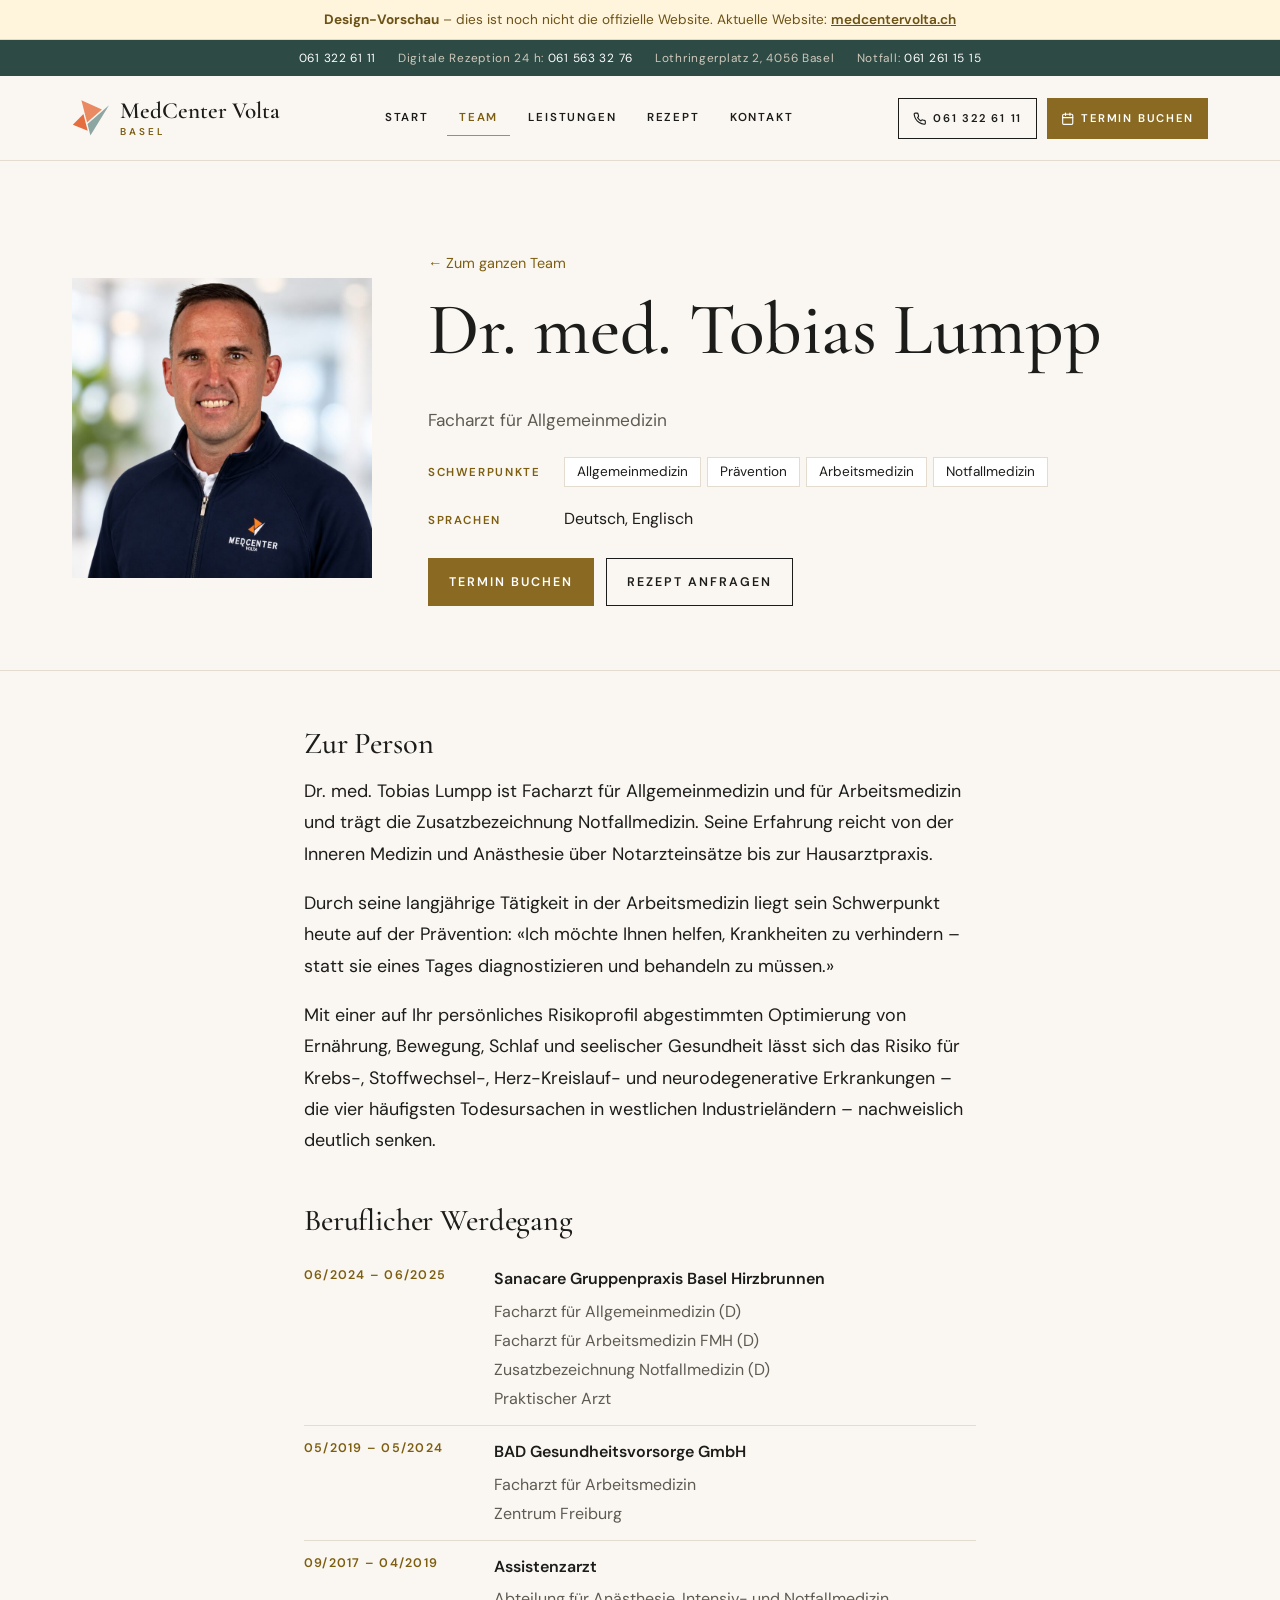
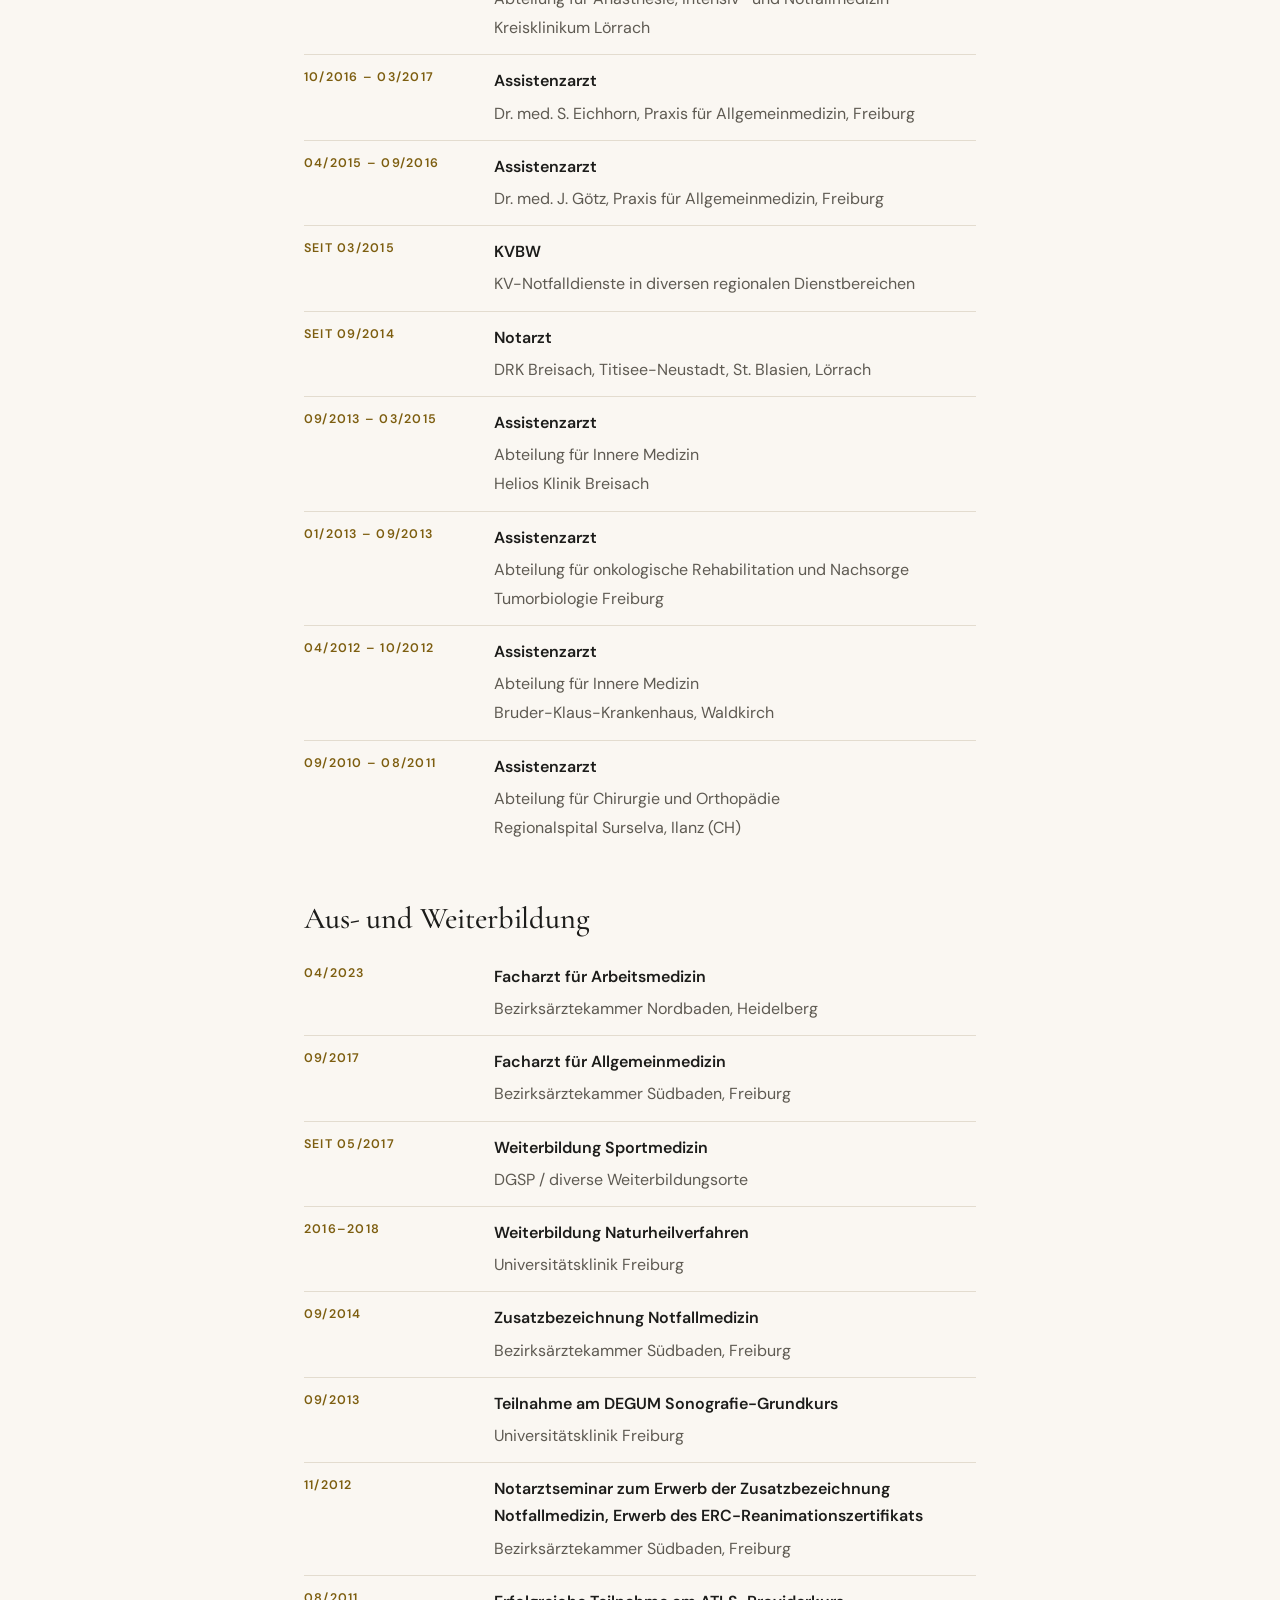
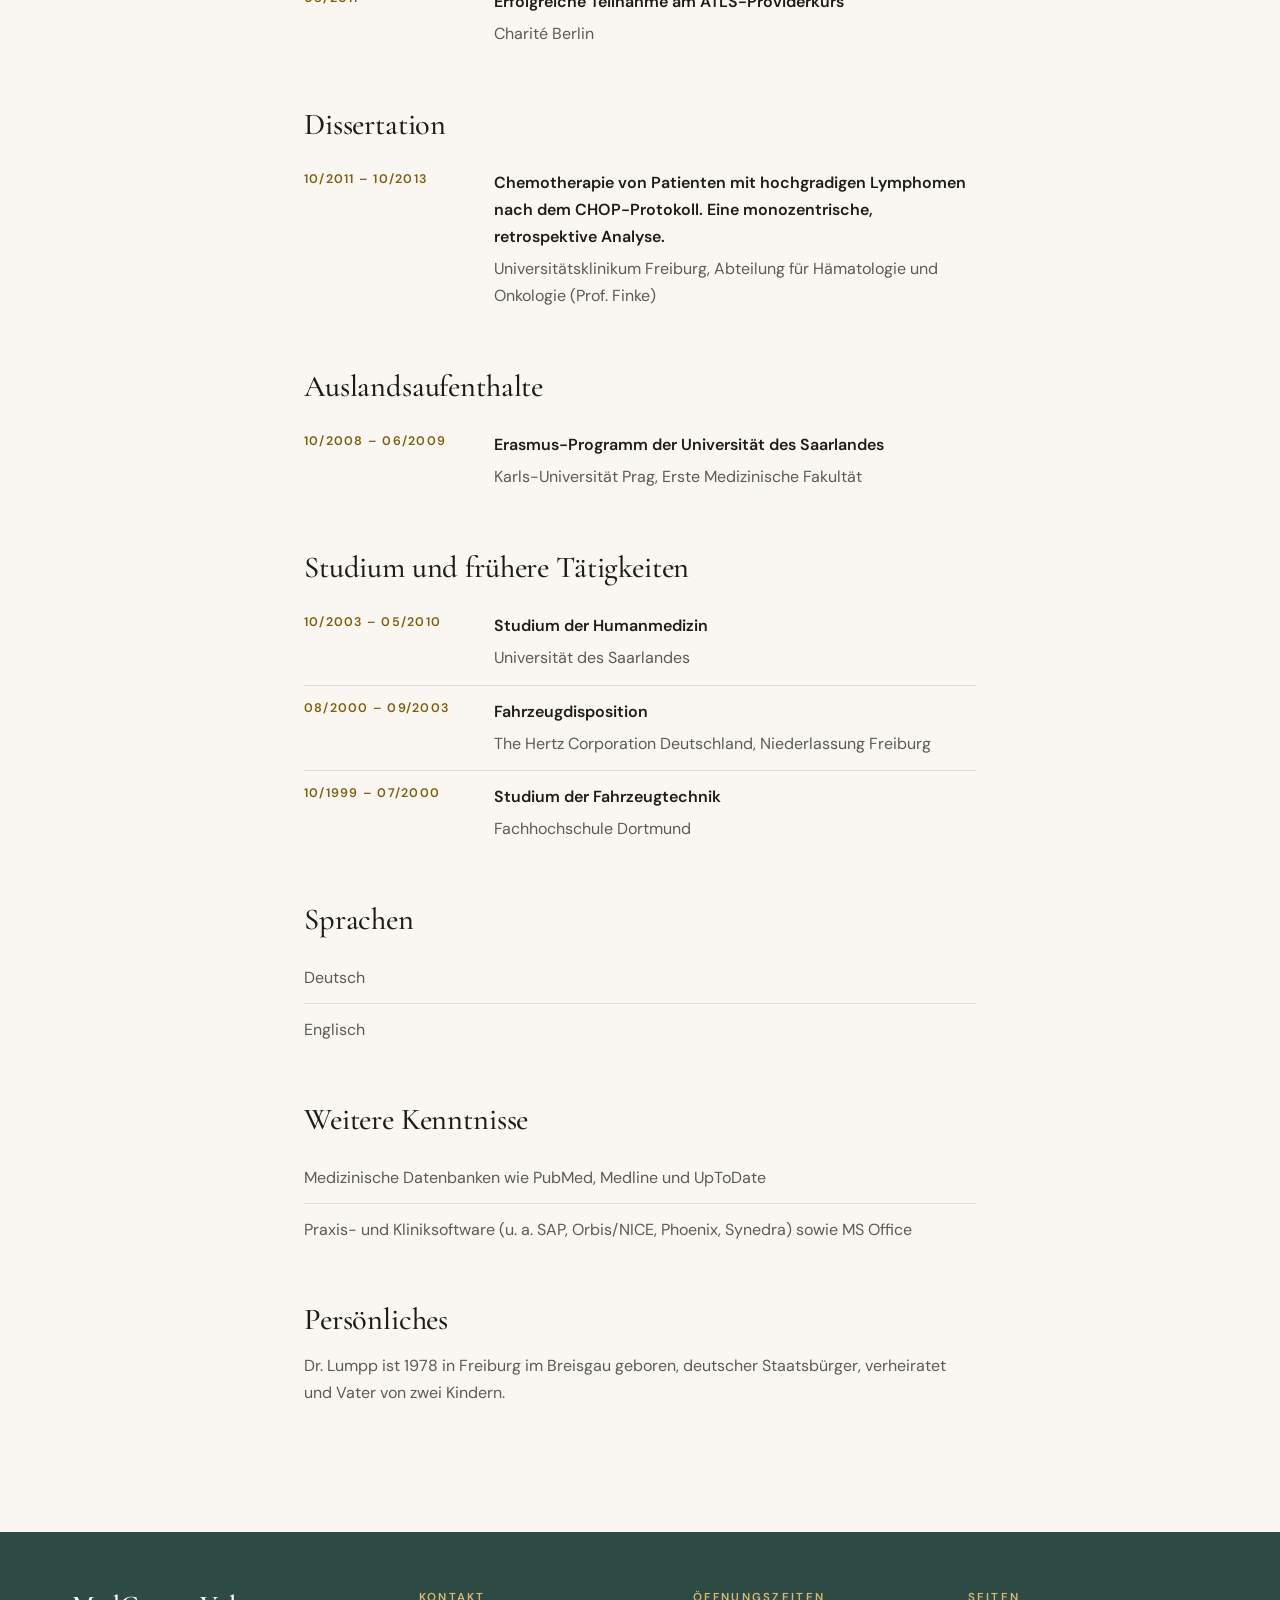
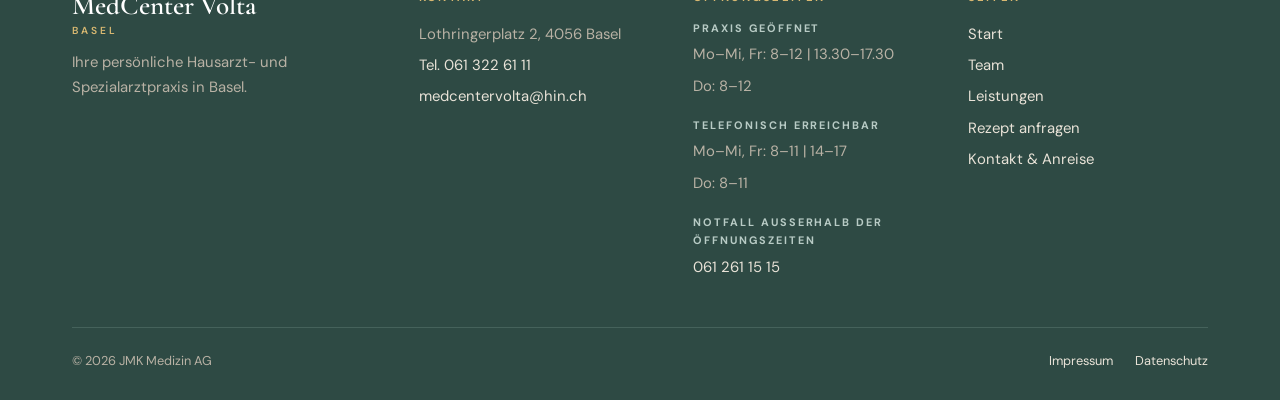
<file: arzt-lumpp.html>
<!doctype html>
<html lang="de-CH">
<head>
  <meta charset="utf-8">
  <meta name="viewport" content="width=device-width, initial-scale=1">
  <meta name="robots" content="noindex, nofollow">
  <title>Dr. med. Tobias Lumpp – MedCenter Volta, Basel</title>
  <meta name="description" content="Dr. med. Tobias Lumpp, Facharzt für Allgemeinmedizin im MedCenter Volta, Basel – Werdegang und Qualifikationen.">
  <link rel="icon" href="img/favicon.png" type="image/png">
  <link rel="stylesheet" href="css/fonts.css?v=2026-11-13">
  <link rel="stylesheet" href="css/style.css?v=2026-10-26b">
  <script src="js/menu.js?v=2026-10-02c" defer></script>
</head>
<body>
  <div class="preview-banner" role="note">
    <strong>Design-Vorschau</strong> – dies ist noch nicht die offizielle Website. Aktuelle Website: <a href="https://medcentervolta.ch">medcentervolta.ch</a>
  </div>
  <a class="skip-link" href="#inhalt">Zum Inhalt springen</a>

  <!-- ===== Info-Leiste ===== -->
  <div class="topbar">
    <div class="container">
      <span><a href="tel:+41613226111">061 322 61 11</a></span>
      <span>Digitale Rezeption 24 h: <a href="tel:+41615633276">061 563 32 76</a></span>
      <span class="topbar-extra">Lothringerplatz 2, 4056 Basel</span>
      <span class="topbar-extra">Notfall: <a href="tel:+41612611515">061 261 15 15</a></span>
    </div>
  </div>

  <!-- ===== Kopfzeile ===== -->
  <header class="site-header">
    <div class="container header-inner">
      <a class="logo" href="index.html" aria-label="MedCenter Volta – Startseite">
        <span class="logo-mark"><svg viewBox="92 0 102 98" aria-hidden="true"><polygon fill="#E98A63" points="117.212 1.676 132.419 60.935 172.24 26.008"/><polygon fill="#8EA6A1" points="141.435 95.789 133.588 65.206 191.403 14.471"/><polygon fill="#E56E40" points="122.622 38.417 134.137 83.276 94.177 67.019"/></svg></span>
        <span>MedCenter Volta<small>Basel</small></span>
      </a>

      <button class="menu-toggle" aria-expanded="false" aria-controls="main-nav">
        <svg viewBox="0 0 24 24" fill="none" stroke="currentColor" stroke-width="2" stroke-linecap="round" stroke-linejoin="round" aria-hidden="true"><line x1="3" y1="6" x2="21" y2="6"/><line x1="3" y1="12" x2="21" y2="12"/><line x1="3" y1="18" x2="21" y2="18"/></svg>
        Menü
      </button>

      <nav class="main-nav" id="main-nav" aria-label="Hauptnavigation">
        <ul>
          <li><a href="index.html">Start</a></li>
          <li><a href="team.html" aria-current="page">Team</a></li>
          <li><a href="leistungen.html">Leistungen</a></li>
          <li><a href="rezept.html">Rezept</a></li>
          <li><a href="kontakt.html">Kontakt</a></li>
        </ul>
      </nav>

      <div class="header-cta">
        <a class="btn btn-outline" href="tel:+41613226111">
          <svg viewBox="0 0 24 24" fill="none" stroke="currentColor" stroke-width="2" stroke-linecap="round" stroke-linejoin="round" aria-hidden="true"><path d="M22 16.92v3a2 2 0 0 1-2.18 2 19.79 19.79 0 0 1-8.63-3.07 19.5 19.5 0 0 1-6-6A19.79 19.79 0 0 1 2.12 4.18 2 2 0 0 1 4.11 2h3a2 2 0 0 1 2 1.72c.13.96.36 1.9.7 2.81a2 2 0 0 1-.45 2.11L8.09 9.91a16 16 0 0 0 6 6l1.27-1.27a2 2 0 0 1 2.11-.45c.91.34 1.85.57 2.81.7A2 2 0 0 1 22 16.92z"/></svg>
          061 322 61 11
        </a>
        <a class="btn btn-primary" href="https://termine.epaad.ch/mcv" target="_blank" rel="noopener">
          <svg viewBox="0 0 24 24" fill="none" stroke="currentColor" stroke-width="2" stroke-linecap="round" stroke-linejoin="round" aria-hidden="true"><rect x="3" y="4" width="18" height="18" rx="2"/><line x1="16" y1="2" x2="16" y2="6"/><line x1="8" y1="2" x2="8" y2="6"/><line x1="3" y1="10" x2="21" y2="10"/></svg>
          Termin buchen
        </a>
      </div>
    </div>
  </header>

  <main id="inhalt">
    <section class="page-hero">
      <div class="container profile-hero">
        <div class="media media-portrait profile-photo"><img src="img/team-lumpp.jpg?v=2" alt="Dr. med. Tobias Lumpp" width="800" height="800"></div>
        <div>
          <a class="back-link" href="team.html">← Zum ganzen Team</a>
          <h1>Dr. med. Tobias Lumpp</h1>
          <p class="lead">Facharzt für Allgemeinmedizin</p>
          <dl class="profile-facts">
            <div><dt>Schwerpunkte</dt><dd><span class="chip">Allgemeinmedizin</span><span class="chip">Prävention</span><span class="chip">Arbeitsmedizin</span><span class="chip">Notfallmedizin</span></dd></div>
            <div><dt>Sprachen</dt><dd>Deutsch, Englisch</dd></div>
          </dl>
          <div class="btn-row">
            <a class="btn btn-primary" href="https://termine.epaad.ch/mcv" target="_blank" rel="noopener">Termin buchen</a>
            <a class="btn btn-outline" href="rezept.html">Rezept anfragen</a>
          </div>
        </div>
      </div>
    </section>

    <section class="section" style="padding-top: 8px;">
      <div class="container prose">
          <h2>Zur Person</h2>
          <p class="profile-intro">Dr. med. Tobias Lumpp ist Facharzt für Allgemeinmedizin und für Arbeitsmedizin und trägt die Zusatzbezeichnung Notfallmedizin. Seine Erfahrung reicht von der Inneren Medizin und Anästhesie über Notarzteinsätze bis zur Hausarztpraxis.</p>
          <p class="profile-intro">Durch seine langjährige Tätigkeit in der Arbeitsmedizin liegt sein Schwerpunkt heute auf der Prävention: «Ich möchte Ihnen helfen, Krankheiten zu verhindern – statt sie eines Tages diagnostizieren und behandeln zu müssen.»</p>
          <p class="profile-intro">Mit einer auf Ihr persönliches Risikoprofil abgestimmten Optimierung von Ernährung, Bewegung, Schlaf und seelischer Gesundheit lässt sich das Risiko für Krebs-, Stoffwechsel-, Herz-Kreislauf- und neurodegenerative Erkrankungen – die vier häufigsten Todesursachen in westlichen Industrieländern – nachweislich deutlich senken.</p>
          <h2>Beruflicher Werdegang</h2>
          <ul class="cv-list">
            <li class="cv-entry"><span class="cv-date">06/2024 – 06/2025</span><div><strong>Sanacare Gruppenpraxis Basel Hirzbrunnen</strong><ul class="cv-sub"><li>Facharzt für Allgemeinmedizin (D)</li><li>Facharzt für Arbeitsmedizin FMH (D)</li><li>Zusatzbezeichnung Notfallmedizin (D)</li><li>Praktischer Arzt</li></ul></div></li>
            <li class="cv-entry"><span class="cv-date">05/2019 – 05/2024</span><div><strong>BAD Gesundheitsvorsorge GmbH</strong><ul class="cv-sub"><li>Facharzt für Arbeitsmedizin</li><li>Zentrum Freiburg</li></ul></div></li>
            <li class="cv-entry"><span class="cv-date">09/2017 – 04/2019</span><div><strong>Assistenzarzt</strong><ul class="cv-sub"><li>Abteilung für Anästhesie, Intensiv- und Notfallmedizin</li><li>Kreisklinikum Lörrach</li></ul></div></li>
            <li class="cv-entry"><span class="cv-date">10/2016 – 03/2017</span><div><strong>Assistenzarzt</strong><ul class="cv-sub"><li>Dr. med. S. Eichhorn, Praxis für Allgemeinmedizin, Freiburg</li></ul></div></li>
            <li class="cv-entry"><span class="cv-date">04/2015 – 09/2016</span><div><strong>Assistenzarzt</strong><ul class="cv-sub"><li>Dr. med. J. Götz, Praxis für Allgemeinmedizin, Freiburg</li></ul></div></li>
            <li class="cv-entry"><span class="cv-date">seit 03/2015</span><div><strong>KVBW</strong><ul class="cv-sub"><li>KV-Notfalldienste in diversen regionalen Dienstbereichen</li></ul></div></li>
            <li class="cv-entry"><span class="cv-date">seit 09/2014</span><div><strong>Notarzt</strong><ul class="cv-sub"><li>DRK Breisach, Titisee-Neustadt, St. Blasien, Lörrach</li></ul></div></li>
            <li class="cv-entry"><span class="cv-date">09/2013 – 03/2015</span><div><strong>Assistenzarzt</strong><ul class="cv-sub"><li>Abteilung für Innere Medizin</li><li>Helios Klinik Breisach</li></ul></div></li>
            <li class="cv-entry"><span class="cv-date">01/2013 – 09/2013</span><div><strong>Assistenzarzt</strong><ul class="cv-sub"><li>Abteilung für onkologische Rehabilitation und Nachsorge</li><li>Tumorbiologie Freiburg</li></ul></div></li>
            <li class="cv-entry"><span class="cv-date">04/2012 – 10/2012</span><div><strong>Assistenzarzt</strong><ul class="cv-sub"><li>Abteilung für Innere Medizin</li><li>Bruder-Klaus-Krankenhaus, Waldkirch</li></ul></div></li>
            <li class="cv-entry"><span class="cv-date">09/2010 – 08/2011</span><div><strong>Assistenzarzt</strong><ul class="cv-sub"><li>Abteilung für Chirurgie und Orthopädie</li><li>Regionalspital Surselva, Ilanz (CH)</li></ul></div></li>
          </ul>
          <h2>Aus- und Weiterbildung</h2>
          <ul class="cv-list">
            <li class="cv-entry"><span class="cv-date">04/2023</span><div><strong>Facharzt für Arbeitsmedizin</strong><ul class="cv-sub"><li>Bezirksärztekammer Nordbaden, Heidelberg</li></ul></div></li>
            <li class="cv-entry"><span class="cv-date">09/2017</span><div><strong>Facharzt für Allgemeinmedizin</strong><ul class="cv-sub"><li>Bezirksärztekammer Südbaden, Freiburg</li></ul></div></li>
            <li class="cv-entry"><span class="cv-date">seit 05/2017</span><div><strong>Weiterbildung Sportmedizin</strong><ul class="cv-sub"><li>DGSP / diverse Weiterbildungsorte</li></ul></div></li>
            <li class="cv-entry"><span class="cv-date">2016–2018</span><div><strong>Weiterbildung Naturheilverfahren</strong><ul class="cv-sub"><li>Universitätsklinik Freiburg</li></ul></div></li>
            <li class="cv-entry"><span class="cv-date">09/2014</span><div><strong>Zusatzbezeichnung Notfallmedizin</strong><ul class="cv-sub"><li>Bezirksärztekammer Südbaden, Freiburg</li></ul></div></li>
            <li class="cv-entry"><span class="cv-date">09/2013</span><div><strong>Teilnahme am DEGUM Sonografie-Grundkurs</strong><ul class="cv-sub"><li>Universitätsklinik Freiburg</li></ul></div></li>
            <li class="cv-entry"><span class="cv-date">11/2012</span><div><strong>Notarztseminar zum Erwerb der Zusatzbezeichnung Notfallmedizin, Erwerb des ERC-Reanimationszertifikats</strong><ul class="cv-sub"><li>Bezirksärztekammer Südbaden, Freiburg</li></ul></div></li>
            <li class="cv-entry"><span class="cv-date">08/2011</span><div><strong>Erfolgreiche Teilnahme am ATLS-Providerkurs</strong><ul class="cv-sub"><li>Charité Berlin</li></ul></div></li>
          </ul>
          <h2>Dissertation</h2>
          <ul class="cv-list">
            <li class="cv-entry"><span class="cv-date">10/2011 – 10/2013</span><div><strong>Chemotherapie von Patienten mit hochgradigen Lymphomen nach dem CHOP-Protokoll. Eine monozentrische, retrospektive Analyse.</strong><ul class="cv-sub"><li>Universitätsklinikum Freiburg, Abteilung für Hämatologie und Onkologie (Prof. Finke)</li></ul></div></li>
          </ul>
          <h2>Auslandsaufenthalte</h2>
          <ul class="cv-list">
            <li class="cv-entry"><span class="cv-date">10/2008 – 06/2009</span><div><strong>Erasmus-Programm der Universität des Saarlandes</strong><ul class="cv-sub"><li>Karls-Universität Prag, Erste Medizinische Fakultät</li></ul></div></li>
          </ul>
          <h2>Studium und frühere Tätigkeiten</h2>
          <ul class="cv-list">
            <li class="cv-entry"><span class="cv-date">10/2003 – 05/2010</span><div><strong>Studium der Humanmedizin</strong><ul class="cv-sub"><li>Universität des Saarlandes</li></ul></div></li>
            <li class="cv-entry"><span class="cv-date">08/2000 – 09/2003</span><div><strong>Fahrzeugdisposition</strong><ul class="cv-sub"><li>The Hertz Corporation Deutschland, Niederlassung Freiburg</li></ul></div></li>
            <li class="cv-entry"><span class="cv-date">10/1999 – 07/2000</span><div><strong>Studium der Fahrzeugtechnik</strong><ul class="cv-sub"><li>Fachhochschule Dortmund</li></ul></div></li>
          </ul>
          <h2>Sprachen</h2>
          <ul class="cv-list">
            <li>Deutsch</li>
            <li>Englisch</li>
          </ul>
          <h2>Weitere Kenntnisse</h2>
          <ul class="cv-list">
            <li>Medizinische Datenbanken wie PubMed, Medline und UpToDate</li>
            <li>Praxis- und Kliniksoftware (u. a. SAP, Orbis/NICE, Phoenix, Synedra) sowie MS Office</li>
          </ul>
          <h2>Persönliches</h2>
          <p>Dr. Lumpp ist 1978 in Freiburg im Breisgau geboren, deutscher Staatsbürger, verheiratet und Vater von zwei Kindern.</p>
      </div>
    </section>
  </main>

  <!-- ===== Fusszeile ===== -->
  <footer class="site-footer">
    <div class="container">
      <div class="footer-grid">
        <div>
          <div class="footer-logo">MedCenter Volta<small>BASEL</small></div>
          <p style="margin-top: 14px;">Ihre persönliche Hausarzt- und Spezialarztpraxis in Basel.</p>
        </div>
        <div>
          <h3>Kontakt</h3>
          <ul>
            <li>Lothringerplatz 2, 4056 Basel</li>
            <li><a href="tel:+41613226111">Tel. 061 322 61 11</a></li>
            <li><a href="mailto:medcentervolta@hin.ch">medcentervolta@hin.ch</a></li>
          </ul>
        </div>
        <div>
          <h3>Öffnungszeiten</h3>
          <p class="hours-label">Praxis geöffnet</p>
          <ul>
            <li>Mo–Mi, Fr: 8–12 | 13.30–17.30</li>
            <li>Do: 8–12</li>
          </ul>
          <p class="hours-label">Telefonisch erreichbar</p>
          <ul>
            <li>Mo–Mi, Fr: 8–11 | 14–17</li>
            <li>Do: 8–11</li>
          </ul>
          <p class="hours-label">Notfall ausserhalb der Öffnungszeiten</p>
          <ul>
            <li><a href="tel:+41612611515">061 261 15 15</a></li>
          </ul>
        </div>
        <div>
          <h3>Seiten</h3>
          <ul>
            <li><a href="index.html">Start</a></li>
            <li><a href="team.html">Team</a></li>
            <li><a href="leistungen.html">Leistungen</a></li>
            <li><a href="rezept.html">Rezept anfragen</a></li>
            <li><a href="kontakt.html">Kontakt &amp; Anreise</a></li>
          </ul>
        </div>
      </div>
      <div class="footer-bottom">
        <span>© 2026 JMK Medizin AG</span>
        <nav aria-label="Rechtliches">
          <a href="impressum.html">Impressum</a>
          <a href="datenschutz.html">Datenschutz</a>
        </nav>
      </div>
    </div>
  </footer>

  <!-- ===== Mobile Aktionsleiste ===== -->
  <div class="mobile-bar">
    <a class="btn btn-outline" href="tel:+41613226111"><svg viewBox="0 0 24 24" fill="none" stroke="currentColor" stroke-width="2" stroke-linecap="round" stroke-linejoin="round" aria-hidden="true"><path d="M22 16.92v3a2 2 0 0 1-2.18 2 19.79 19.79 0 0 1-8.63-3.07 19.5 19.5 0 0 1-6-6A19.79 19.79 0 0 1 2.12 4.18 2 2 0 0 1 4.11 2h3a2 2 0 0 1 2 1.72c.13.96.36 1.9.7 2.81a2 2 0 0 1-.45 2.11L8.09 9.91a16 16 0 0 0 6 6l1.27-1.27a2 2 0 0 1 2.11-.45c.91.34 1.85.57 2.81.7A2 2 0 0 1 22 16.92z"/></svg>Anrufen</a>
    <a class="btn btn-outline" href="rezept.html" data-open-rezept><svg viewBox="0 0 24 24" fill="none" stroke="currentColor" stroke-width="2" stroke-linecap="round" stroke-linejoin="round" aria-hidden="true"><path d="M10.5 20.5 3.5 13.5a4.95 4.95 0 1 1 7-7l7 7a4.95 4.95 0 1 1-7 7Z"/><path d="m8.5 8.5 7 7"/></svg>Rezept</a>
    <a class="btn btn-primary" href="https://termine.epaad.ch/mcv" target="_blank" rel="noopener"><svg viewBox="0 0 24 24" fill="none" stroke="currentColor" stroke-width="2" stroke-linecap="round" stroke-linejoin="round" aria-hidden="true"><rect x="3" y="4" width="18" height="18" rx="2"/><line x1="16" y1="2" x2="16" y2="6"/><line x1="8" y1="2" x2="8" y2="6"/><line x1="3" y1="10" x2="21" y2="10"/></svg>Termin</a>
  </div>
</body>
</html>
</file>
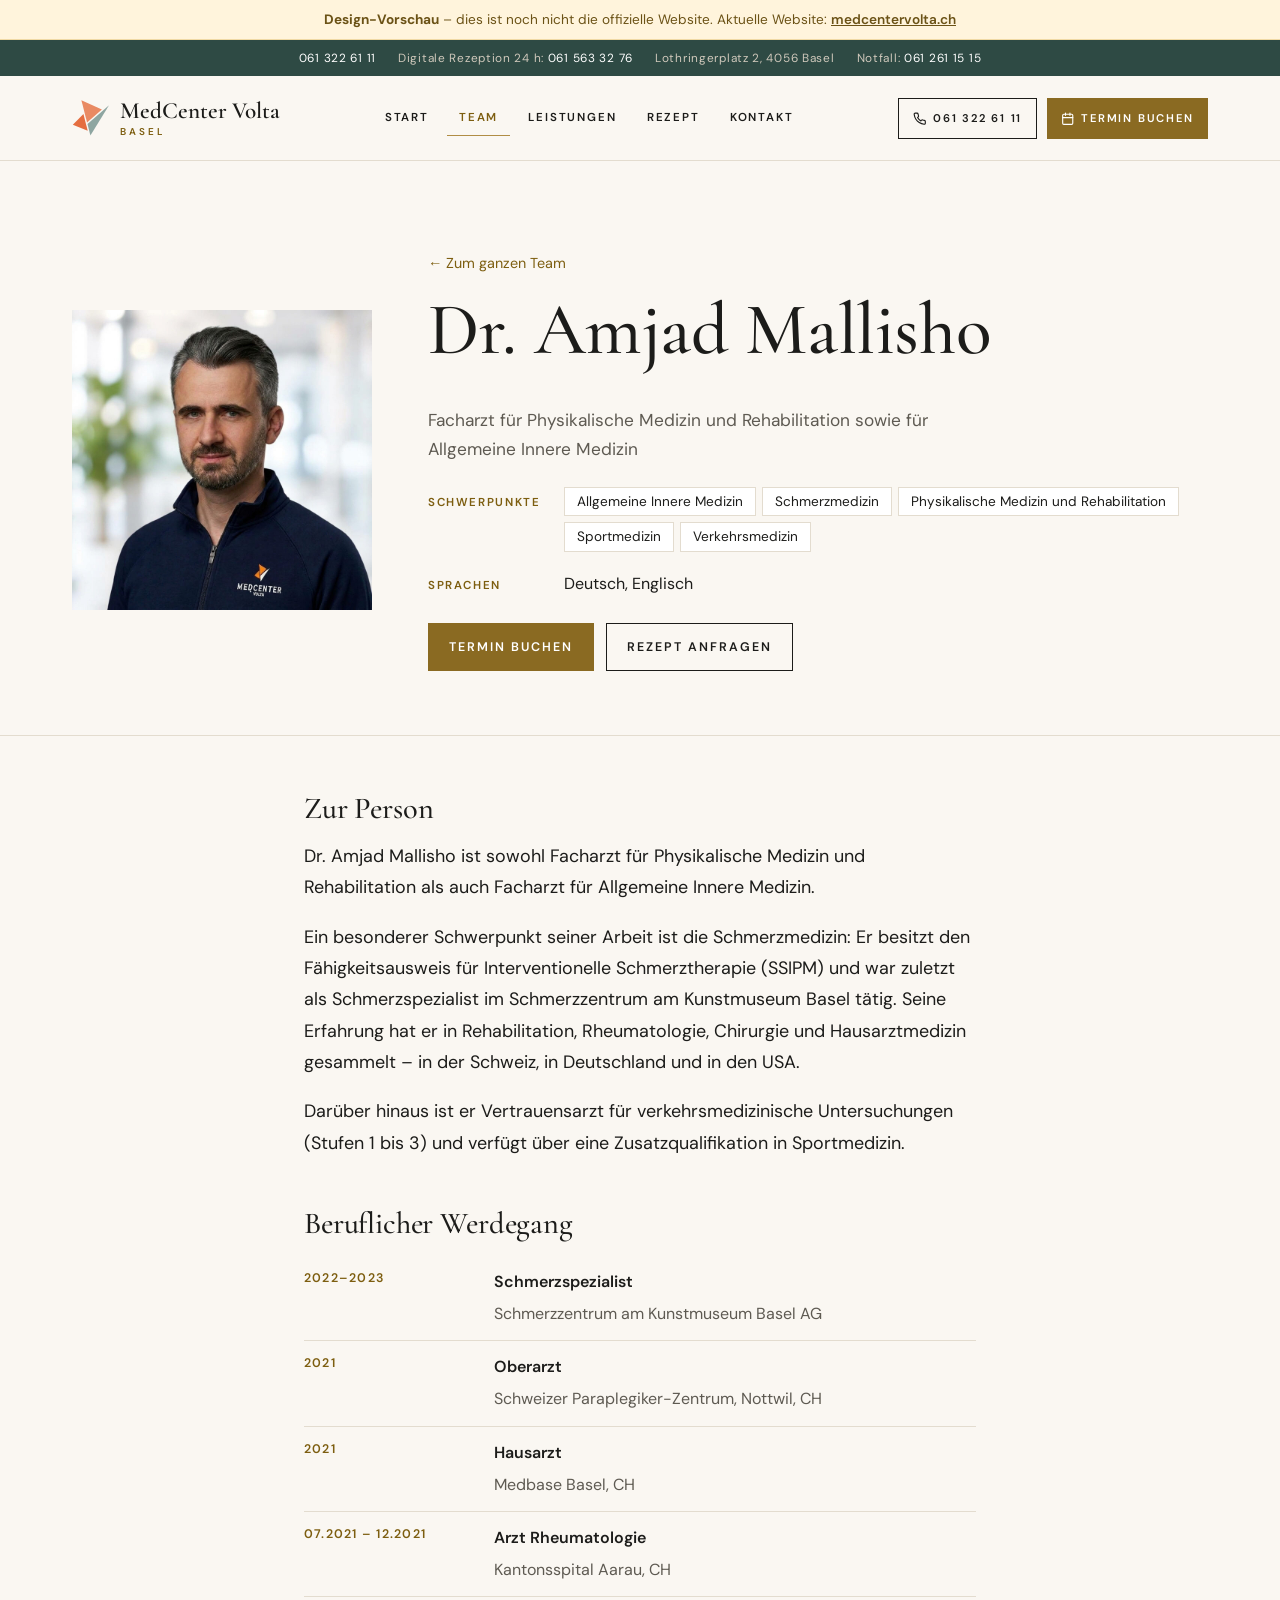
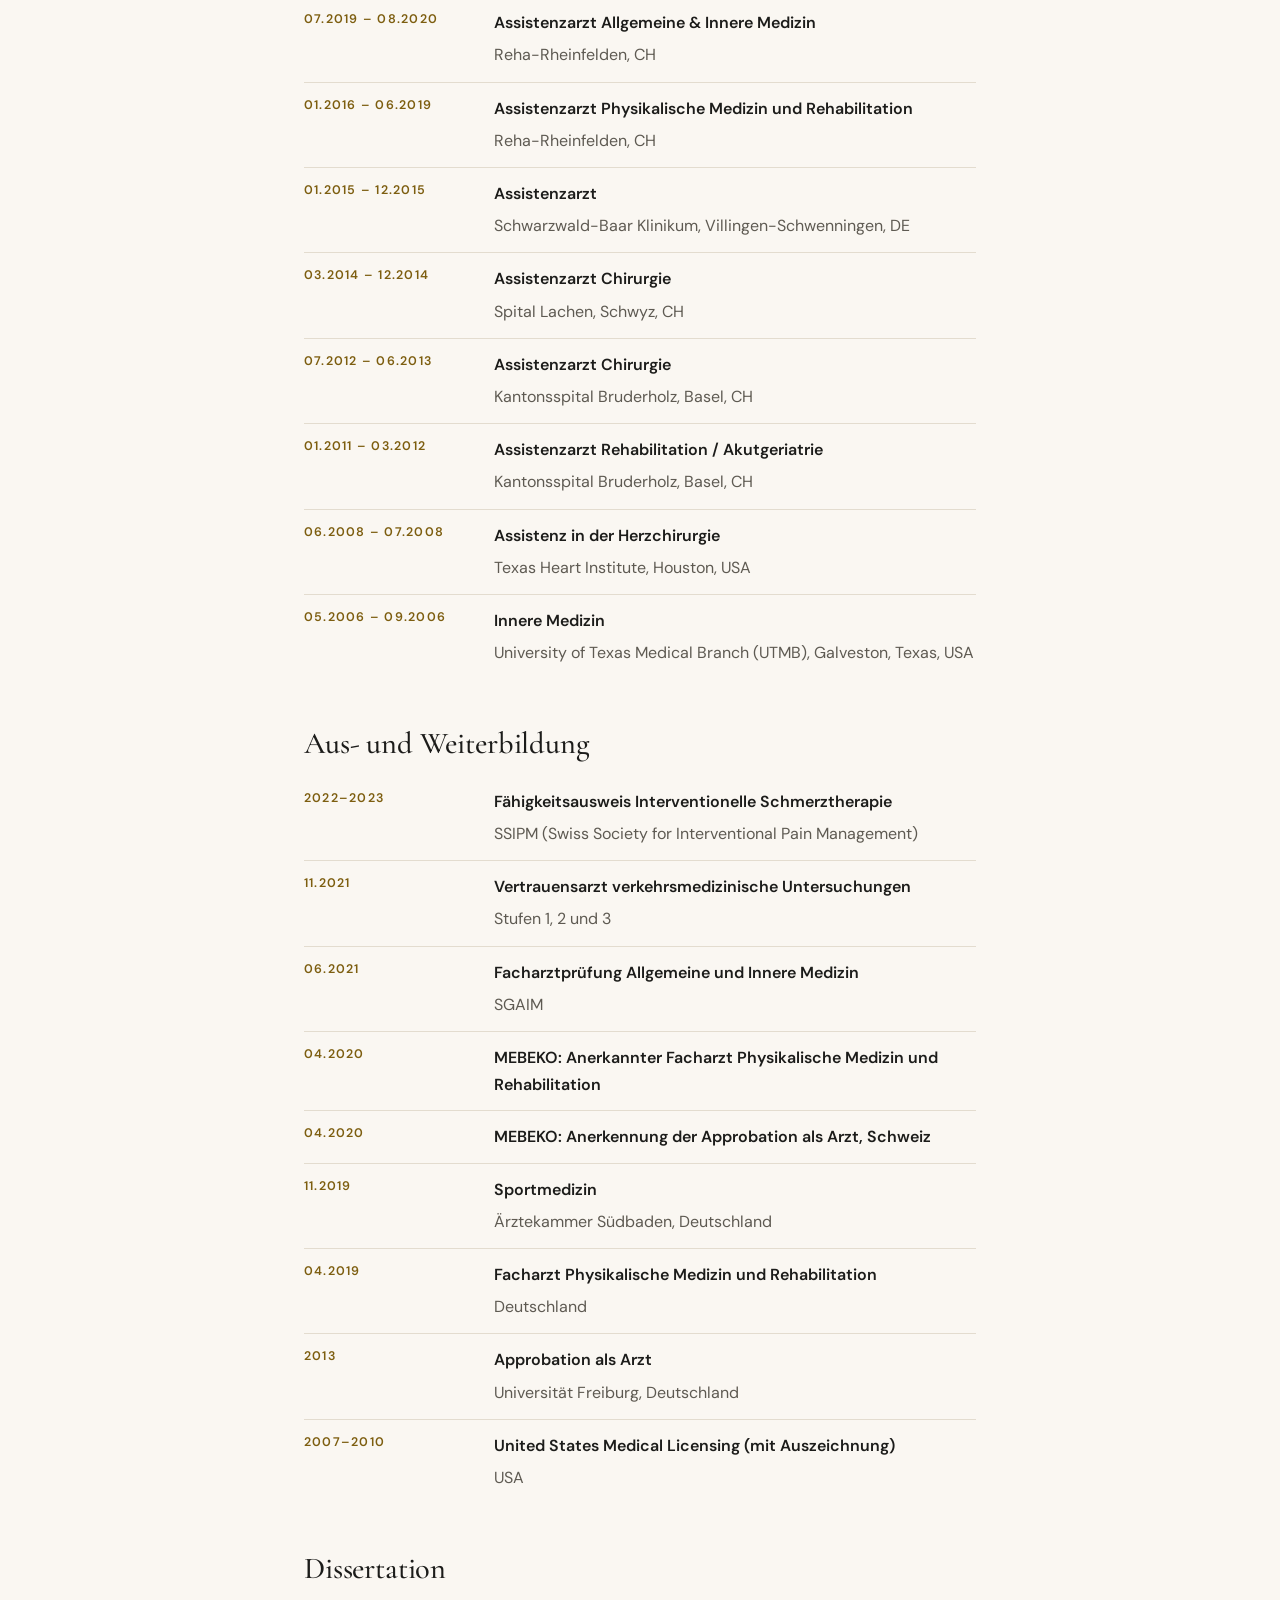
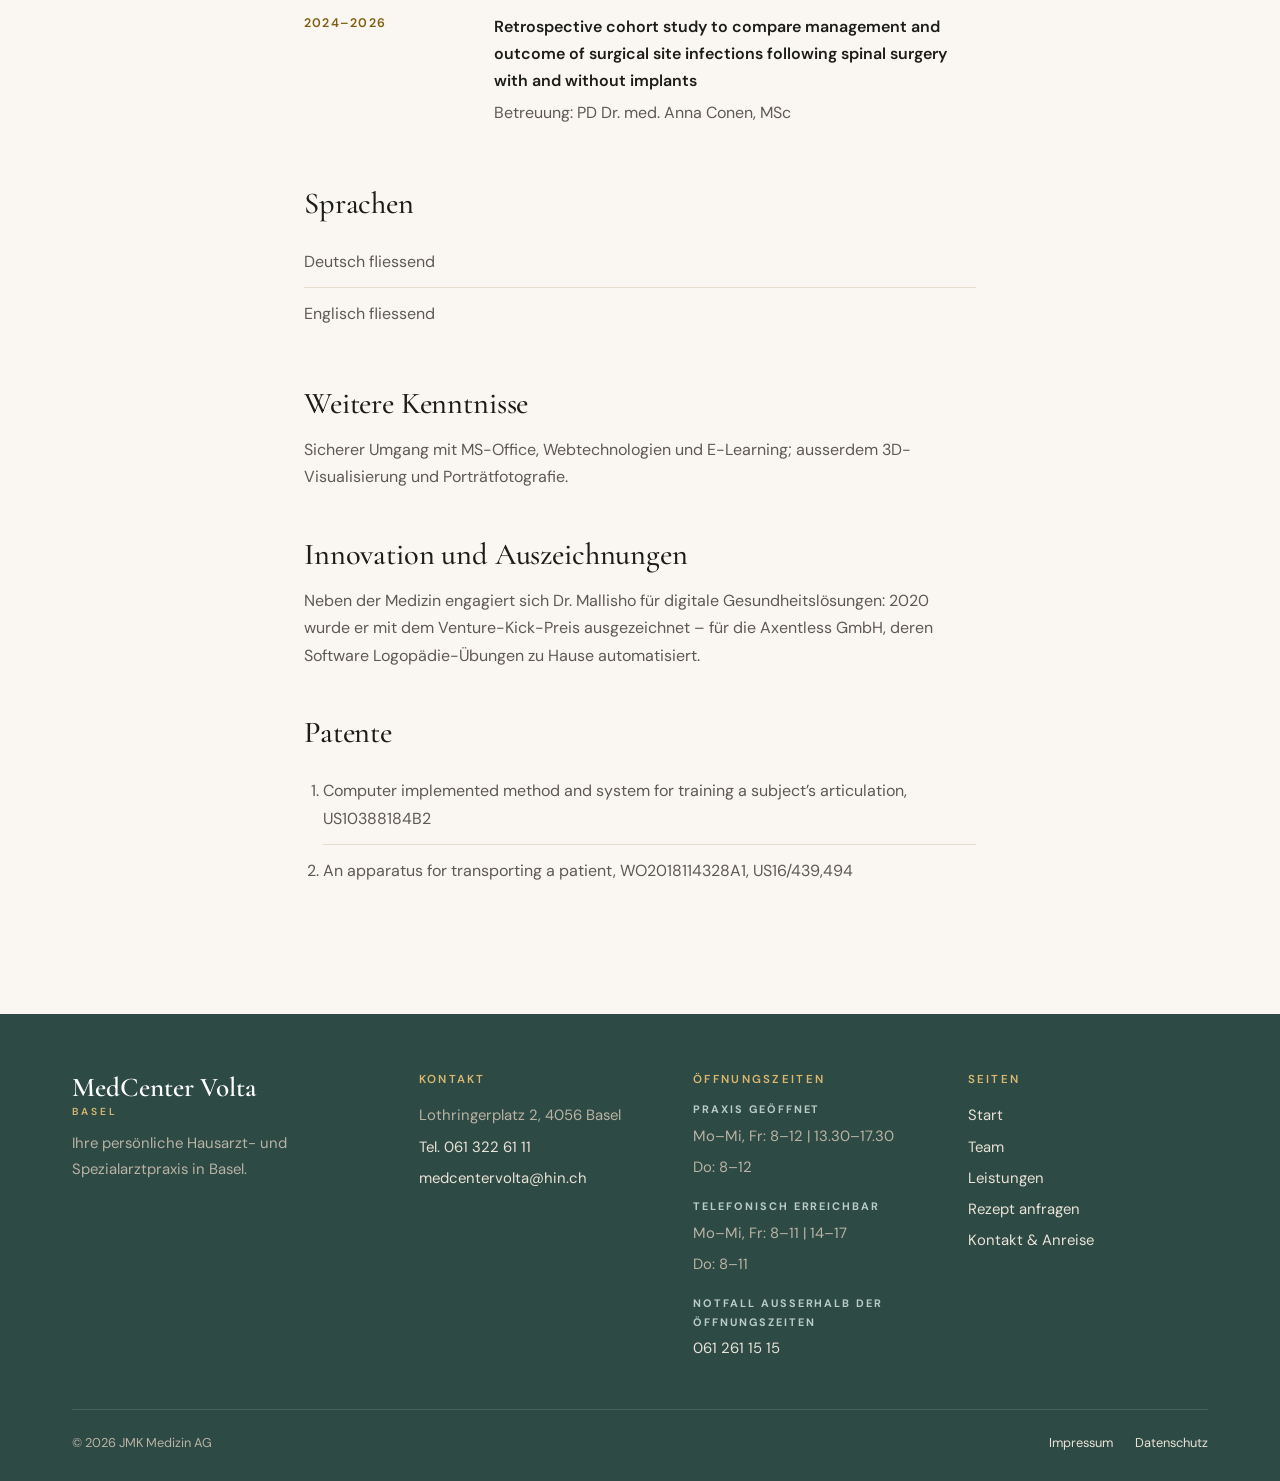
<file: arzt-mallisho.html>
<!doctype html>
<html lang="de-CH">
<head>
  <meta charset="utf-8">
  <meta name="viewport" content="width=device-width, initial-scale=1">
  <meta name="robots" content="noindex, nofollow">
  <title>Dr. Amjad Mallisho – MedCenter Volta, Basel</title>
  <meta name="description" content="Dr. Amjad Mallisho, Facharzt für Physikalische Medizin und Rehabilitation sowie für Allgemeine Innere Medizin im MedCenter Volta, Basel – Werdegang und Qualifikationen.">
  <link rel="icon" href="img/favicon.png" type="image/png">
  <link rel="stylesheet" href="css/fonts.css?v=2026-11-13">
  <link rel="stylesheet" href="css/style.css?v=2026-10-26b">
  <script src="js/menu.js?v=2026-10-02c" defer></script>
</head>
<body>
  <div class="preview-banner" role="note">
    <strong>Design-Vorschau</strong> – dies ist noch nicht die offizielle Website. Aktuelle Website: <a href="https://medcentervolta.ch">medcentervolta.ch</a>
  </div>
  <a class="skip-link" href="#inhalt">Zum Inhalt springen</a>

  <!-- ===== Info-Leiste ===== -->
  <div class="topbar">
    <div class="container">
      <span><a href="tel:+41613226111">061 322 61 11</a></span>
      <span>Digitale Rezeption 24 h: <a href="tel:+41615633276">061 563 32 76</a></span>
      <span class="topbar-extra">Lothringerplatz 2, 4056 Basel</span>
      <span class="topbar-extra">Notfall: <a href="tel:+41612611515">061 261 15 15</a></span>
    </div>
  </div>

  <!-- ===== Kopfzeile ===== -->
  <header class="site-header">
    <div class="container header-inner">
      <a class="logo" href="index.html" aria-label="MedCenter Volta – Startseite">
        <span class="logo-mark"><svg viewBox="92 0 102 98" aria-hidden="true"><polygon fill="#E98A63" points="117.212 1.676 132.419 60.935 172.24 26.008"/><polygon fill="#8EA6A1" points="141.435 95.789 133.588 65.206 191.403 14.471"/><polygon fill="#E56E40" points="122.622 38.417 134.137 83.276 94.177 67.019"/></svg></span>
        <span>MedCenter Volta<small>Basel</small></span>
      </a>

      <button class="menu-toggle" aria-expanded="false" aria-controls="main-nav">
        <svg viewBox="0 0 24 24" fill="none" stroke="currentColor" stroke-width="2" stroke-linecap="round" stroke-linejoin="round" aria-hidden="true"><line x1="3" y1="6" x2="21" y2="6"/><line x1="3" y1="12" x2="21" y2="12"/><line x1="3" y1="18" x2="21" y2="18"/></svg>
        Menü
      </button>

      <nav class="main-nav" id="main-nav" aria-label="Hauptnavigation">
        <ul>
          <li><a href="index.html">Start</a></li>
          <li><a href="team.html" aria-current="page">Team</a></li>
          <li><a href="leistungen.html">Leistungen</a></li>
          <li><a href="rezept.html">Rezept</a></li>
          <li><a href="kontakt.html">Kontakt</a></li>
        </ul>
      </nav>

      <div class="header-cta">
        <a class="btn btn-outline" href="tel:+41613226111">
          <svg viewBox="0 0 24 24" fill="none" stroke="currentColor" stroke-width="2" stroke-linecap="round" stroke-linejoin="round" aria-hidden="true"><path d="M22 16.92v3a2 2 0 0 1-2.18 2 19.79 19.79 0 0 1-8.63-3.07 19.5 19.5 0 0 1-6-6A19.79 19.79 0 0 1 2.12 4.18 2 2 0 0 1 4.11 2h3a2 2 0 0 1 2 1.72c.13.96.36 1.9.7 2.81a2 2 0 0 1-.45 2.11L8.09 9.91a16 16 0 0 0 6 6l1.27-1.27a2 2 0 0 1 2.11-.45c.91.34 1.85.57 2.81.7A2 2 0 0 1 22 16.92z"/></svg>
          061 322 61 11
        </a>
        <a class="btn btn-primary" href="https://termine.epaad.ch/mcv" target="_blank" rel="noopener">
          <svg viewBox="0 0 24 24" fill="none" stroke="currentColor" stroke-width="2" stroke-linecap="round" stroke-linejoin="round" aria-hidden="true"><rect x="3" y="4" width="18" height="18" rx="2"/><line x1="16" y1="2" x2="16" y2="6"/><line x1="8" y1="2" x2="8" y2="6"/><line x1="3" y1="10" x2="21" y2="10"/></svg>
          Termin buchen
        </a>
      </div>
    </div>
  </header>

  <main id="inhalt">
    <section class="page-hero">
      <div class="container profile-hero">
        <div class="media media-portrait profile-photo"><img src="img/team-mallisho.jpg?v=2" alt="Dr. Amjad Mallisho" width="800" height="800"></div>
        <div>
          <a class="back-link" href="team.html">← Zum ganzen Team</a>
          <h1>Dr. Amjad Mallisho</h1>
          <p class="lead">Facharzt für Physikalische Medizin und Rehabilitation sowie für Allgemeine Innere Medizin</p>
          <dl class="profile-facts">
            <div><dt>Schwerpunkte</dt><dd><span class="chip">Allgemeine Innere Medizin</span><span class="chip">Schmerzmedizin</span><span class="chip">Physikalische Medizin und Rehabilitation</span><span class="chip">Sportmedizin</span><span class="chip">Verkehrsmedizin</span></dd></div>
            <div><dt>Sprachen</dt><dd>Deutsch, Englisch</dd></div>
          </dl>
          <div class="btn-row">
            <a class="btn btn-primary" href="https://termine.epaad.ch/mcv" target="_blank" rel="noopener">Termin buchen</a>
            <a class="btn btn-outline" href="rezept.html">Rezept anfragen</a>
          </div>
        </div>
      </div>
    </section>

    <section class="section" style="padding-top: 8px;">
      <div class="container prose">
          <h2>Zur Person</h2>
          <p class="profile-intro">Dr. Amjad Mallisho ist sowohl Facharzt für Physikalische Medizin und Rehabilitation als auch Facharzt für Allgemeine Innere Medizin.</p>
          <p class="profile-intro">Ein besonderer Schwerpunkt seiner Arbeit ist die Schmerzmedizin: Er besitzt den Fähigkeitsausweis für Interventionelle Schmerztherapie (SSIPM) und war zuletzt als Schmerzspezialist im Schmerzzentrum am Kunstmuseum Basel tätig. Seine Erfahrung hat er in Rehabilitation, Rheumatologie, Chirurgie und Hausarztmedizin gesammelt – in der Schweiz, in Deutschland und in den USA.</p>
          <p class="profile-intro">Darüber hinaus ist er Vertrauensarzt für verkehrsmedizinische Untersuchungen (Stufen 1 bis 3) und verfügt über eine Zusatzqualifikation in Sportmedizin.</p>
          <h2>Beruflicher Werdegang</h2>
          <ul class="cv-list">
            <li class="cv-entry"><span class="cv-date">2022–2023</span><div><strong>Schmerzspezialist</strong><ul class="cv-sub"><li>Schmerzzentrum am Kunstmuseum Basel AG</li></ul></div></li>
            <li class="cv-entry"><span class="cv-date">2021</span><div><strong>Oberarzt</strong><ul class="cv-sub"><li>Schweizer Paraplegiker-Zentrum, Nottwil, CH</li></ul></div></li>
            <li class="cv-entry"><span class="cv-date">2021</span><div><strong>Hausarzt</strong><ul class="cv-sub"><li>Medbase Basel, CH</li></ul></div></li>
            <li class="cv-entry"><span class="cv-date">07.2021 – 12.2021</span><div><strong>Arzt Rheumatologie</strong><ul class="cv-sub"><li>Kantonsspital Aarau, CH</li></ul></div></li>
            <li class="cv-entry"><span class="cv-date">07.2019 – 08.2020</span><div><strong>Assistenzarzt Allgemeine &amp; Innere Medizin</strong><ul class="cv-sub"><li>Reha-Rheinfelden, CH</li></ul></div></li>
            <li class="cv-entry"><span class="cv-date">01.2016 – 06.2019</span><div><strong>Assistenzarzt Physikalische Medizin und Rehabilitation</strong><ul class="cv-sub"><li>Reha-Rheinfelden, CH</li></ul></div></li>
            <li class="cv-entry"><span class="cv-date">01.2015 – 12.2015</span><div><strong>Assistenzarzt</strong><ul class="cv-sub"><li>Schwarzwald-Baar Klinikum, Villingen-Schwenningen, DE</li></ul></div></li>
            <li class="cv-entry"><span class="cv-date">03.2014 – 12.2014</span><div><strong>Assistenzarzt Chirurgie</strong><ul class="cv-sub"><li>Spital Lachen, Schwyz, CH</li></ul></div></li>
            <li class="cv-entry"><span class="cv-date">07.2012 – 06.2013</span><div><strong>Assistenzarzt Chirurgie</strong><ul class="cv-sub"><li>Kantonsspital Bruderholz, Basel, CH</li></ul></div></li>
            <li class="cv-entry"><span class="cv-date">01.2011 – 03.2012</span><div><strong>Assistenzarzt Rehabilitation / Akutgeriatrie</strong><ul class="cv-sub"><li>Kantonsspital Bruderholz, Basel, CH</li></ul></div></li>
            <li class="cv-entry"><span class="cv-date">06.2008 – 07.2008</span><div><strong>Assistenz in der Herzchirurgie</strong><ul class="cv-sub"><li>Texas Heart Institute, Houston, USA</li></ul></div></li>
            <li class="cv-entry"><span class="cv-date">05.2006 – 09.2006</span><div><strong>Innere Medizin</strong><ul class="cv-sub"><li>University of Texas Medical Branch (UTMB), Galveston, Texas, USA</li></ul></div></li>
          </ul>
          <h2>Aus- und Weiterbildung</h2>
          <ul class="cv-list">
            <li class="cv-entry"><span class="cv-date">2022–2023</span><div><strong>Fähigkeitsausweis Interventionelle Schmerztherapie</strong><ul class="cv-sub"><li>SSIPM (Swiss Society for Interventional Pain Management)</li></ul></div></li>
            <li class="cv-entry"><span class="cv-date">11.2021</span><div><strong>Vertrauensarzt verkehrsmedizinische Untersuchungen</strong><ul class="cv-sub"><li>Stufen 1, 2 und 3</li></ul></div></li>
            <li class="cv-entry"><span class="cv-date">06.2021</span><div><strong>Facharztprüfung Allgemeine und Innere Medizin</strong><ul class="cv-sub"><li>SGAIM</li></ul></div></li>
            <li class="cv-entry"><span class="cv-date">04.2020</span><div><strong>MEBEKO: Anerkannter Facharzt Physikalische Medizin und Rehabilitation</strong></div></li>
            <li class="cv-entry"><span class="cv-date">04.2020</span><div><strong>MEBEKO: Anerkennung der Approbation als Arzt, Schweiz</strong></div></li>
            <li class="cv-entry"><span class="cv-date">11.2019</span><div><strong>Sportmedizin</strong><ul class="cv-sub"><li>Ärztekammer Südbaden, Deutschland</li></ul></div></li>
            <li class="cv-entry"><span class="cv-date">04.2019</span><div><strong>Facharzt Physikalische Medizin und Rehabilitation</strong><ul class="cv-sub"><li>Deutschland</li></ul></div></li>
            <li class="cv-entry"><span class="cv-date">2013</span><div><strong>Approbation als Arzt</strong><ul class="cv-sub"><li>Universität Freiburg, Deutschland</li></ul></div></li>
            <li class="cv-entry"><span class="cv-date">2007–2010</span><div><strong>United States Medical Licensing (mit Auszeichnung)</strong><ul class="cv-sub"><li>USA</li></ul></div></li>
          </ul>
          <h2>Dissertation</h2>
          <ul class="cv-list">
            <li class="cv-entry"><span class="cv-date">2024–2026</span><div><strong>Retrospective cohort study to compare management and outcome of surgical site infections following spinal surgery with and without implants</strong><ul class="cv-sub"><li>Betreuung: PD Dr. med. Anna Conen, MSc</li></ul></div></li>
          </ul>
          <h2>Sprachen</h2>
          <ul class="cv-list">
            <li>Deutsch fliessend</li>
            <li>Englisch fliessend</li>
          </ul>
          <h2>Weitere Kenntnisse</h2>
          <p>Sicherer Umgang mit MS-Office, Webtechnologien und E-Learning; ausserdem 3D-Visualisierung und Porträtfotografie.</p>
          <h2>Innovation und Auszeichnungen</h2>
          <p>Neben der Medizin engagiert sich Dr. Mallisho für digitale Gesundheitslösungen: 2020 wurde er mit dem Venture-Kick-Preis ausgezeichnet – für die Axentless GmbH, deren Software Logopädie-Übungen zu Hause automatisiert.</p>
          <h2>Patente</h2>
          <ol class="cv-list">
            <li>Computer implemented method and system for training a subject’s articulation, US10388184B2</li>
            <li>An apparatus for transporting a patient, WO2018114328A1, US16/439,494</li>
          </ol>
      </div>
    </section>
  </main>

  <!-- ===== Fusszeile ===== -->
  <footer class="site-footer">
    <div class="container">
      <div class="footer-grid">
        <div>
          <div class="footer-logo">MedCenter Volta<small>BASEL</small></div>
          <p style="margin-top: 14px;">Ihre persönliche Hausarzt- und Spezialarztpraxis in Basel.</p>
        </div>
        <div>
          <h3>Kontakt</h3>
          <ul>
            <li>Lothringerplatz 2, 4056 Basel</li>
            <li><a href="tel:+41613226111">Tel. 061 322 61 11</a></li>
            <li><a href="mailto:medcentervolta@hin.ch">medcentervolta@hin.ch</a></li>
          </ul>
        </div>
        <div>
          <h3>Öffnungszeiten</h3>
          <p class="hours-label">Praxis geöffnet</p>
          <ul>
            <li>Mo–Mi, Fr: 8–12 | 13.30–17.30</li>
            <li>Do: 8–12</li>
          </ul>
          <p class="hours-label">Telefonisch erreichbar</p>
          <ul>
            <li>Mo–Mi, Fr: 8–11 | 14–17</li>
            <li>Do: 8–11</li>
          </ul>
          <p class="hours-label">Notfall ausserhalb der Öffnungszeiten</p>
          <ul>
            <li><a href="tel:+41612611515">061 261 15 15</a></li>
          </ul>
        </div>
        <div>
          <h3>Seiten</h3>
          <ul>
            <li><a href="index.html">Start</a></li>
            <li><a href="team.html">Team</a></li>
            <li><a href="leistungen.html">Leistungen</a></li>
            <li><a href="rezept.html">Rezept anfragen</a></li>
            <li><a href="kontakt.html">Kontakt &amp; Anreise</a></li>
          </ul>
        </div>
      </div>
      <div class="footer-bottom">
        <span>© 2026 JMK Medizin AG</span>
        <nav aria-label="Rechtliches">
          <a href="impressum.html">Impressum</a>
          <a href="datenschutz.html">Datenschutz</a>
        </nav>
      </div>
    </div>
  </footer>

  <!-- ===== Mobile Aktionsleiste ===== -->
  <div class="mobile-bar">
    <a class="btn btn-outline" href="tel:+41613226111"><svg viewBox="0 0 24 24" fill="none" stroke="currentColor" stroke-width="2" stroke-linecap="round" stroke-linejoin="round" aria-hidden="true"><path d="M22 16.92v3a2 2 0 0 1-2.18 2 19.79 19.79 0 0 1-8.63-3.07 19.5 19.5 0 0 1-6-6A19.79 19.79 0 0 1 2.12 4.18 2 2 0 0 1 4.11 2h3a2 2 0 0 1 2 1.72c.13.96.36 1.9.7 2.81a2 2 0 0 1-.45 2.11L8.09 9.91a16 16 0 0 0 6 6l1.27-1.27a2 2 0 0 1 2.11-.45c.91.34 1.85.57 2.81.7A2 2 0 0 1 22 16.92z"/></svg>Anrufen</a>
    <a class="btn btn-outline" href="rezept.html" data-open-rezept><svg viewBox="0 0 24 24" fill="none" stroke="currentColor" stroke-width="2" stroke-linecap="round" stroke-linejoin="round" aria-hidden="true"><path d="M10.5 20.5 3.5 13.5a4.95 4.95 0 1 1 7-7l7 7a4.95 4.95 0 1 1-7 7Z"/><path d="m8.5 8.5 7 7"/></svg>Rezept</a>
    <a class="btn btn-primary" href="https://termine.epaad.ch/mcv" target="_blank" rel="noopener"><svg viewBox="0 0 24 24" fill="none" stroke="currentColor" stroke-width="2" stroke-linecap="round" stroke-linejoin="round" aria-hidden="true"><rect x="3" y="4" width="18" height="18" rx="2"/><line x1="16" y1="2" x2="16" y2="6"/><line x1="8" y1="2" x2="8" y2="6"/><line x1="3" y1="10" x2="21" y2="10"/></svg>Termin</a>
  </div>
</body>
</html>
</file>
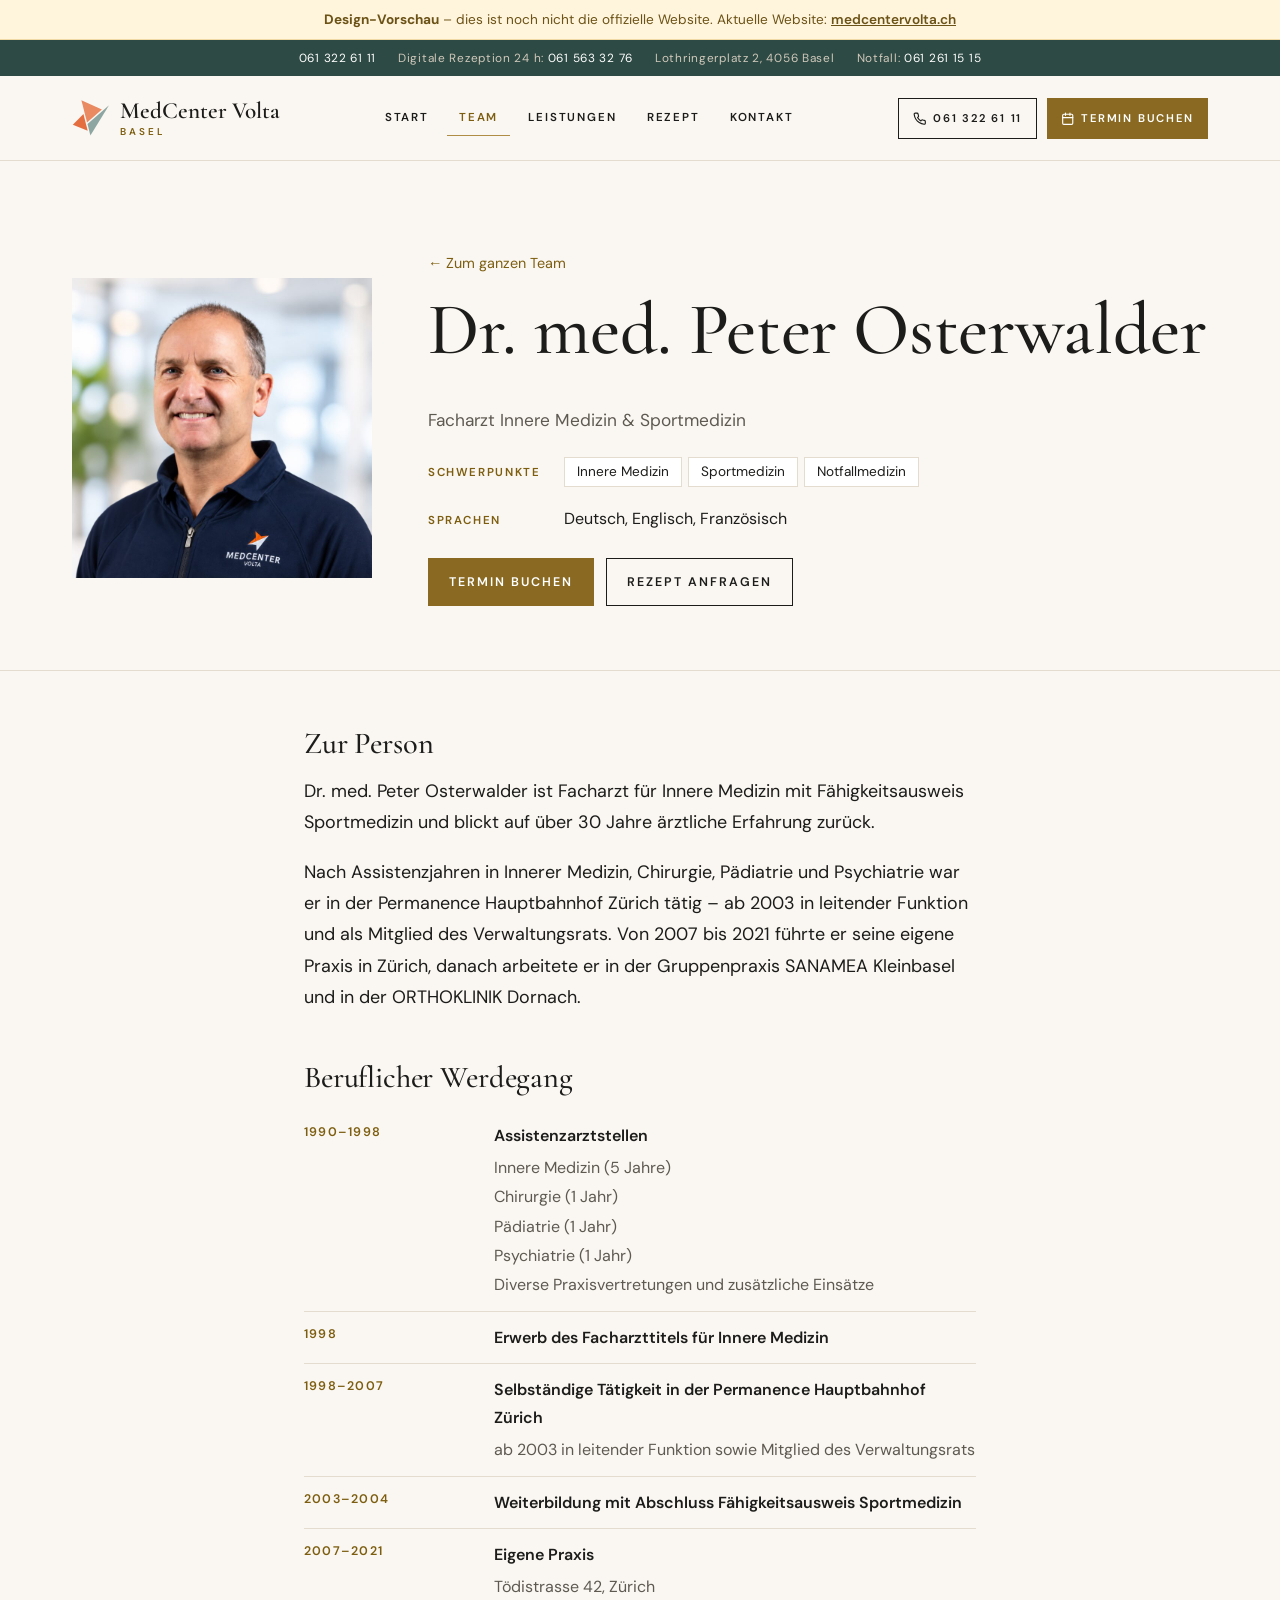
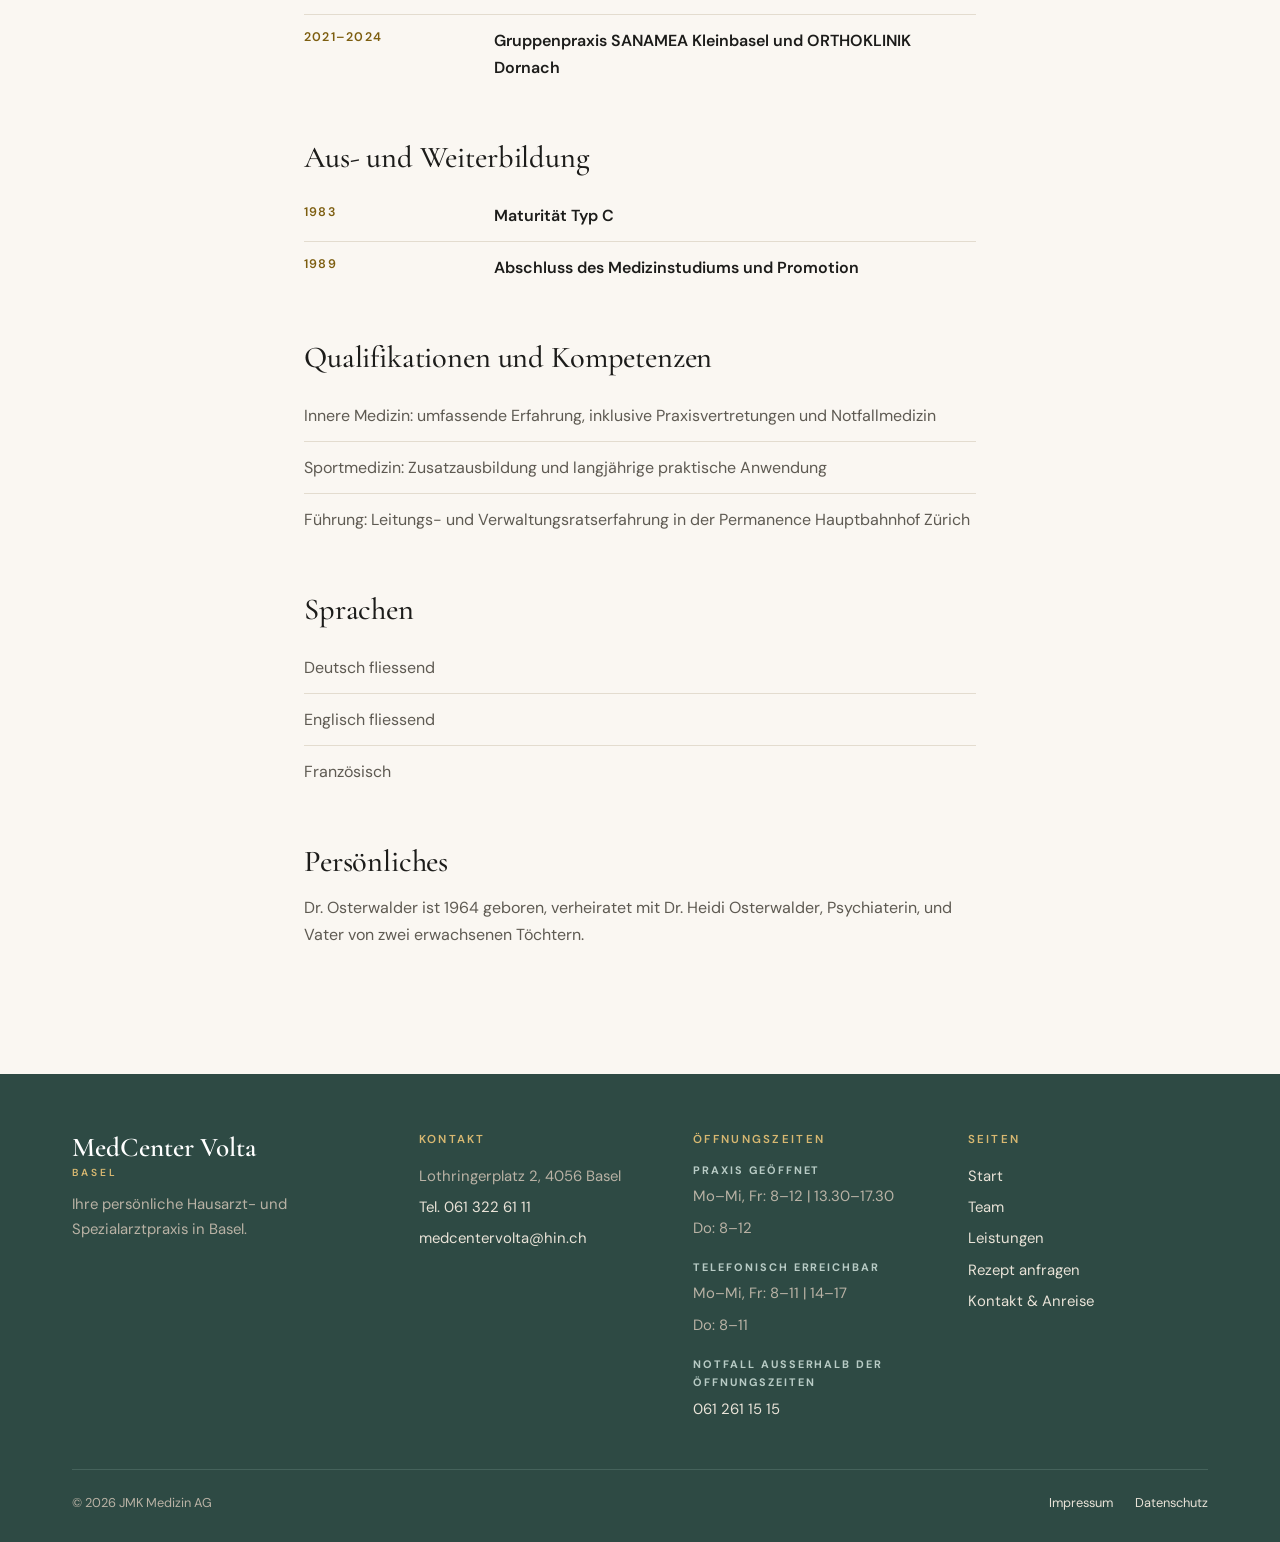
<file: arzt-osterwalder.html>
<!doctype html>
<html lang="de-CH">
<head>
  <meta charset="utf-8">
  <meta name="viewport" content="width=device-width, initial-scale=1">
  <meta name="robots" content="noindex, nofollow">
  <title>Dr. med. Peter Osterwalder – MedCenter Volta, Basel</title>
  <meta name="description" content="Dr. med. Peter Osterwalder, Facharzt Innere Medizin &amp; Sportmedizin im MedCenter Volta, Basel – Werdegang und Qualifikationen.">
  <link rel="icon" href="img/favicon.png" type="image/png">
  <link rel="stylesheet" href="css/fonts.css?v=2026-11-13">
  <link rel="stylesheet" href="css/style.css?v=2026-10-26b">
  <script src="js/menu.js?v=2026-10-02c" defer></script>
</head>
<body>
  <div class="preview-banner" role="note">
    <strong>Design-Vorschau</strong> – dies ist noch nicht die offizielle Website. Aktuelle Website: <a href="https://medcentervolta.ch">medcentervolta.ch</a>
  </div>
  <a class="skip-link" href="#inhalt">Zum Inhalt springen</a>

  <!-- ===== Info-Leiste ===== -->
  <div class="topbar">
    <div class="container">
      <span><a href="tel:+41613226111">061 322 61 11</a></span>
      <span>Digitale Rezeption 24 h: <a href="tel:+41615633276">061 563 32 76</a></span>
      <span class="topbar-extra">Lothringerplatz 2, 4056 Basel</span>
      <span class="topbar-extra">Notfall: <a href="tel:+41612611515">061 261 15 15</a></span>
    </div>
  </div>

  <!-- ===== Kopfzeile ===== -->
  <header class="site-header">
    <div class="container header-inner">
      <a class="logo" href="index.html" aria-label="MedCenter Volta – Startseite">
        <span class="logo-mark"><svg viewBox="92 0 102 98" aria-hidden="true"><polygon fill="#E98A63" points="117.212 1.676 132.419 60.935 172.24 26.008"/><polygon fill="#8EA6A1" points="141.435 95.789 133.588 65.206 191.403 14.471"/><polygon fill="#E56E40" points="122.622 38.417 134.137 83.276 94.177 67.019"/></svg></span>
        <span>MedCenter Volta<small>Basel</small></span>
      </a>

      <button class="menu-toggle" aria-expanded="false" aria-controls="main-nav">
        <svg viewBox="0 0 24 24" fill="none" stroke="currentColor" stroke-width="2" stroke-linecap="round" stroke-linejoin="round" aria-hidden="true"><line x1="3" y1="6" x2="21" y2="6"/><line x1="3" y1="12" x2="21" y2="12"/><line x1="3" y1="18" x2="21" y2="18"/></svg>
        Menü
      </button>

      <nav class="main-nav" id="main-nav" aria-label="Hauptnavigation">
        <ul>
          <li><a href="index.html">Start</a></li>
          <li><a href="team.html" aria-current="page">Team</a></li>
          <li><a href="leistungen.html">Leistungen</a></li>
          <li><a href="rezept.html">Rezept</a></li>
          <li><a href="kontakt.html">Kontakt</a></li>
        </ul>
      </nav>

      <div class="header-cta">
        <a class="btn btn-outline" href="tel:+41613226111">
          <svg viewBox="0 0 24 24" fill="none" stroke="currentColor" stroke-width="2" stroke-linecap="round" stroke-linejoin="round" aria-hidden="true"><path d="M22 16.92v3a2 2 0 0 1-2.18 2 19.79 19.79 0 0 1-8.63-3.07 19.5 19.5 0 0 1-6-6A19.79 19.79 0 0 1 2.12 4.18 2 2 0 0 1 4.11 2h3a2 2 0 0 1 2 1.72c.13.96.36 1.9.7 2.81a2 2 0 0 1-.45 2.11L8.09 9.91a16 16 0 0 0 6 6l1.27-1.27a2 2 0 0 1 2.11-.45c.91.34 1.85.57 2.81.7A2 2 0 0 1 22 16.92z"/></svg>
          061 322 61 11
        </a>
        <a class="btn btn-primary" href="https://termine.epaad.ch/mcv" target="_blank" rel="noopener">
          <svg viewBox="0 0 24 24" fill="none" stroke="currentColor" stroke-width="2" stroke-linecap="round" stroke-linejoin="round" aria-hidden="true"><rect x="3" y="4" width="18" height="18" rx="2"/><line x1="16" y1="2" x2="16" y2="6"/><line x1="8" y1="2" x2="8" y2="6"/><line x1="3" y1="10" x2="21" y2="10"/></svg>
          Termin buchen
        </a>
      </div>
    </div>
  </header>

  <main id="inhalt">
    <section class="page-hero">
      <div class="container profile-hero">
        <div class="media media-portrait profile-photo"><img src="img/team-osterwalder.jpg?v=2" alt="Dr. med. Peter Osterwalder" width="800" height="800"></div>
        <div>
          <a class="back-link" href="team.html">← Zum ganzen Team</a>
          <h1>Dr. med. Peter Osterwalder</h1>
          <p class="lead">Facharzt Innere Medizin &amp; Sportmedizin</p>
          <dl class="profile-facts">
            <div><dt>Schwerpunkte</dt><dd><span class="chip">Innere Medizin</span><span class="chip">Sportmedizin</span><span class="chip">Notfallmedizin</span></dd></div>
            <div><dt>Sprachen</dt><dd>Deutsch, Englisch, Französisch</dd></div>
          </dl>
          <div class="btn-row">
            <a class="btn btn-primary" href="https://termine.epaad.ch/mcv" target="_blank" rel="noopener">Termin buchen</a>
            <a class="btn btn-outline" href="rezept.html">Rezept anfragen</a>
          </div>
        </div>
      </div>
    </section>

    <section class="section" style="padding-top: 8px;">
      <div class="container prose">
          <h2>Zur Person</h2>
          <p class="profile-intro">Dr. med. Peter Osterwalder ist Facharzt für Innere Medizin mit Fähigkeitsausweis Sportmedizin und blickt auf über 30 Jahre ärztliche Erfahrung zurück.</p>
          <p class="profile-intro">Nach Assistenzjahren in Innerer Medizin, Chirurgie, Pädiatrie und Psychiatrie war er in der Permanence Hauptbahnhof Zürich tätig – ab 2003 in leitender Funktion und als Mitglied des Verwaltungsrats. Von 2007 bis 2021 führte er seine eigene Praxis in Zürich, danach arbeitete er in der Gruppenpraxis SANAMEA Kleinbasel und in der ORTHOKLINIK Dornach.</p>
          <h2>Beruflicher Werdegang</h2>
          <ul class="cv-list">
            <li class="cv-entry"><span class="cv-date">1990–1998</span><div><strong>Assistenzarztstellen</strong><ul class="cv-sub"><li>Innere Medizin (5 Jahre)</li><li>Chirurgie (1 Jahr)</li><li>Pädiatrie (1 Jahr)</li><li>Psychiatrie (1 Jahr)</li><li>Diverse Praxisvertretungen und zusätzliche Einsätze</li></ul></div></li>
            <li class="cv-entry"><span class="cv-date">1998</span><div><strong>Erwerb des Facharzttitels für Innere Medizin</strong></div></li>
            <li class="cv-entry"><span class="cv-date">1998–2007</span><div><strong>Selbständige Tätigkeit in der Permanence Hauptbahnhof Zürich</strong><ul class="cv-sub"><li>ab 2003 in leitender Funktion sowie Mitglied des Verwaltungsrats</li></ul></div></li>
            <li class="cv-entry"><span class="cv-date">2003–2004</span><div><strong>Weiterbildung mit Abschluss Fähigkeitsausweis Sportmedizin</strong></div></li>
            <li class="cv-entry"><span class="cv-date">2007–2021</span><div><strong>Eigene Praxis</strong><ul class="cv-sub"><li>Tödistrasse 42, Zürich</li></ul></div></li>
            <li class="cv-entry"><span class="cv-date">2021–2024</span><div><strong>Gruppenpraxis SANAMEA Kleinbasel und ORTHOKLINIK Dornach</strong></div></li>
          </ul>
          <h2>Aus- und Weiterbildung</h2>
          <ul class="cv-list">
            <li class="cv-entry"><span class="cv-date">1983</span><div><strong>Maturität Typ C</strong></div></li>
            <li class="cv-entry"><span class="cv-date">1989</span><div><strong>Abschluss des Medizinstudiums und Promotion</strong></div></li>
          </ul>
          <h2>Qualifikationen und Kompetenzen</h2>
          <ul class="cv-list">
            <li>Innere Medizin: umfassende Erfahrung, inklusive Praxisvertretungen und Notfallmedizin</li>
            <li>Sportmedizin: Zusatzausbildung und langjährige praktische Anwendung</li>
            <li>Führung: Leitungs- und Verwaltungsratserfahrung in der Permanence Hauptbahnhof Zürich</li>
          </ul>
          <h2>Sprachen</h2>
          <ul class="cv-list">
            <li>Deutsch fliessend</li>
            <li>Englisch fliessend</li>
            <li>Französisch</li>
          </ul>
          <h2>Persönliches</h2>
          <p>Dr. Osterwalder ist 1964 geboren, verheiratet mit Dr. Heidi Osterwalder, Psychiaterin, und Vater von zwei erwachsenen Töchtern.</p>
      </div>
    </section>
  </main>

  <!-- ===== Fusszeile ===== -->
  <footer class="site-footer">
    <div class="container">
      <div class="footer-grid">
        <div>
          <div class="footer-logo">MedCenter Volta<small>BASEL</small></div>
          <p style="margin-top: 14px;">Ihre persönliche Hausarzt- und Spezialarztpraxis in Basel.</p>
        </div>
        <div>
          <h3>Kontakt</h3>
          <ul>
            <li>Lothringerplatz 2, 4056 Basel</li>
            <li><a href="tel:+41613226111">Tel. 061 322 61 11</a></li>
            <li><a href="mailto:medcentervolta@hin.ch">medcentervolta@hin.ch</a></li>
          </ul>
        </div>
        <div>
          <h3>Öffnungszeiten</h3>
          <p class="hours-label">Praxis geöffnet</p>
          <ul>
            <li>Mo–Mi, Fr: 8–12 | 13.30–17.30</li>
            <li>Do: 8–12</li>
          </ul>
          <p class="hours-label">Telefonisch erreichbar</p>
          <ul>
            <li>Mo–Mi, Fr: 8–11 | 14–17</li>
            <li>Do: 8–11</li>
          </ul>
          <p class="hours-label">Notfall ausserhalb der Öffnungszeiten</p>
          <ul>
            <li><a href="tel:+41612611515">061 261 15 15</a></li>
          </ul>
        </div>
        <div>
          <h3>Seiten</h3>
          <ul>
            <li><a href="index.html">Start</a></li>
            <li><a href="team.html">Team</a></li>
            <li><a href="leistungen.html">Leistungen</a></li>
            <li><a href="rezept.html">Rezept anfragen</a></li>
            <li><a href="kontakt.html">Kontakt &amp; Anreise</a></li>
          </ul>
        </div>
      </div>
      <div class="footer-bottom">
        <span>© 2026 JMK Medizin AG</span>
        <nav aria-label="Rechtliches">
          <a href="impressum.html">Impressum</a>
          <a href="datenschutz.html">Datenschutz</a>
        </nav>
      </div>
    </div>
  </footer>

  <!-- ===== Mobile Aktionsleiste ===== -->
  <div class="mobile-bar">
    <a class="btn btn-outline" href="tel:+41613226111"><svg viewBox="0 0 24 24" fill="none" stroke="currentColor" stroke-width="2" stroke-linecap="round" stroke-linejoin="round" aria-hidden="true"><path d="M22 16.92v3a2 2 0 0 1-2.18 2 19.79 19.79 0 0 1-8.63-3.07 19.5 19.5 0 0 1-6-6A19.79 19.79 0 0 1 2.12 4.18 2 2 0 0 1 4.11 2h3a2 2 0 0 1 2 1.72c.13.96.36 1.9.7 2.81a2 2 0 0 1-.45 2.11L8.09 9.91a16 16 0 0 0 6 6l1.27-1.27a2 2 0 0 1 2.11-.45c.91.34 1.85.57 2.81.7A2 2 0 0 1 22 16.92z"/></svg>Anrufen</a>
    <a class="btn btn-outline" href="rezept.html" data-open-rezept><svg viewBox="0 0 24 24" fill="none" stroke="currentColor" stroke-width="2" stroke-linecap="round" stroke-linejoin="round" aria-hidden="true"><path d="M10.5 20.5 3.5 13.5a4.95 4.95 0 1 1 7-7l7 7a4.95 4.95 0 1 1-7 7Z"/><path d="m8.5 8.5 7 7"/></svg>Rezept</a>
    <a class="btn btn-primary" href="https://termine.epaad.ch/mcv" target="_blank" rel="noopener"><svg viewBox="0 0 24 24" fill="none" stroke="currentColor" stroke-width="2" stroke-linecap="round" stroke-linejoin="round" aria-hidden="true"><rect x="3" y="4" width="18" height="18" rx="2"/><line x1="16" y1="2" x2="16" y2="6"/><line x1="8" y1="2" x2="8" y2="6"/><line x1="3" y1="10" x2="21" y2="10"/></svg>Termin</a>
  </div>
</body>
</html>
</file>
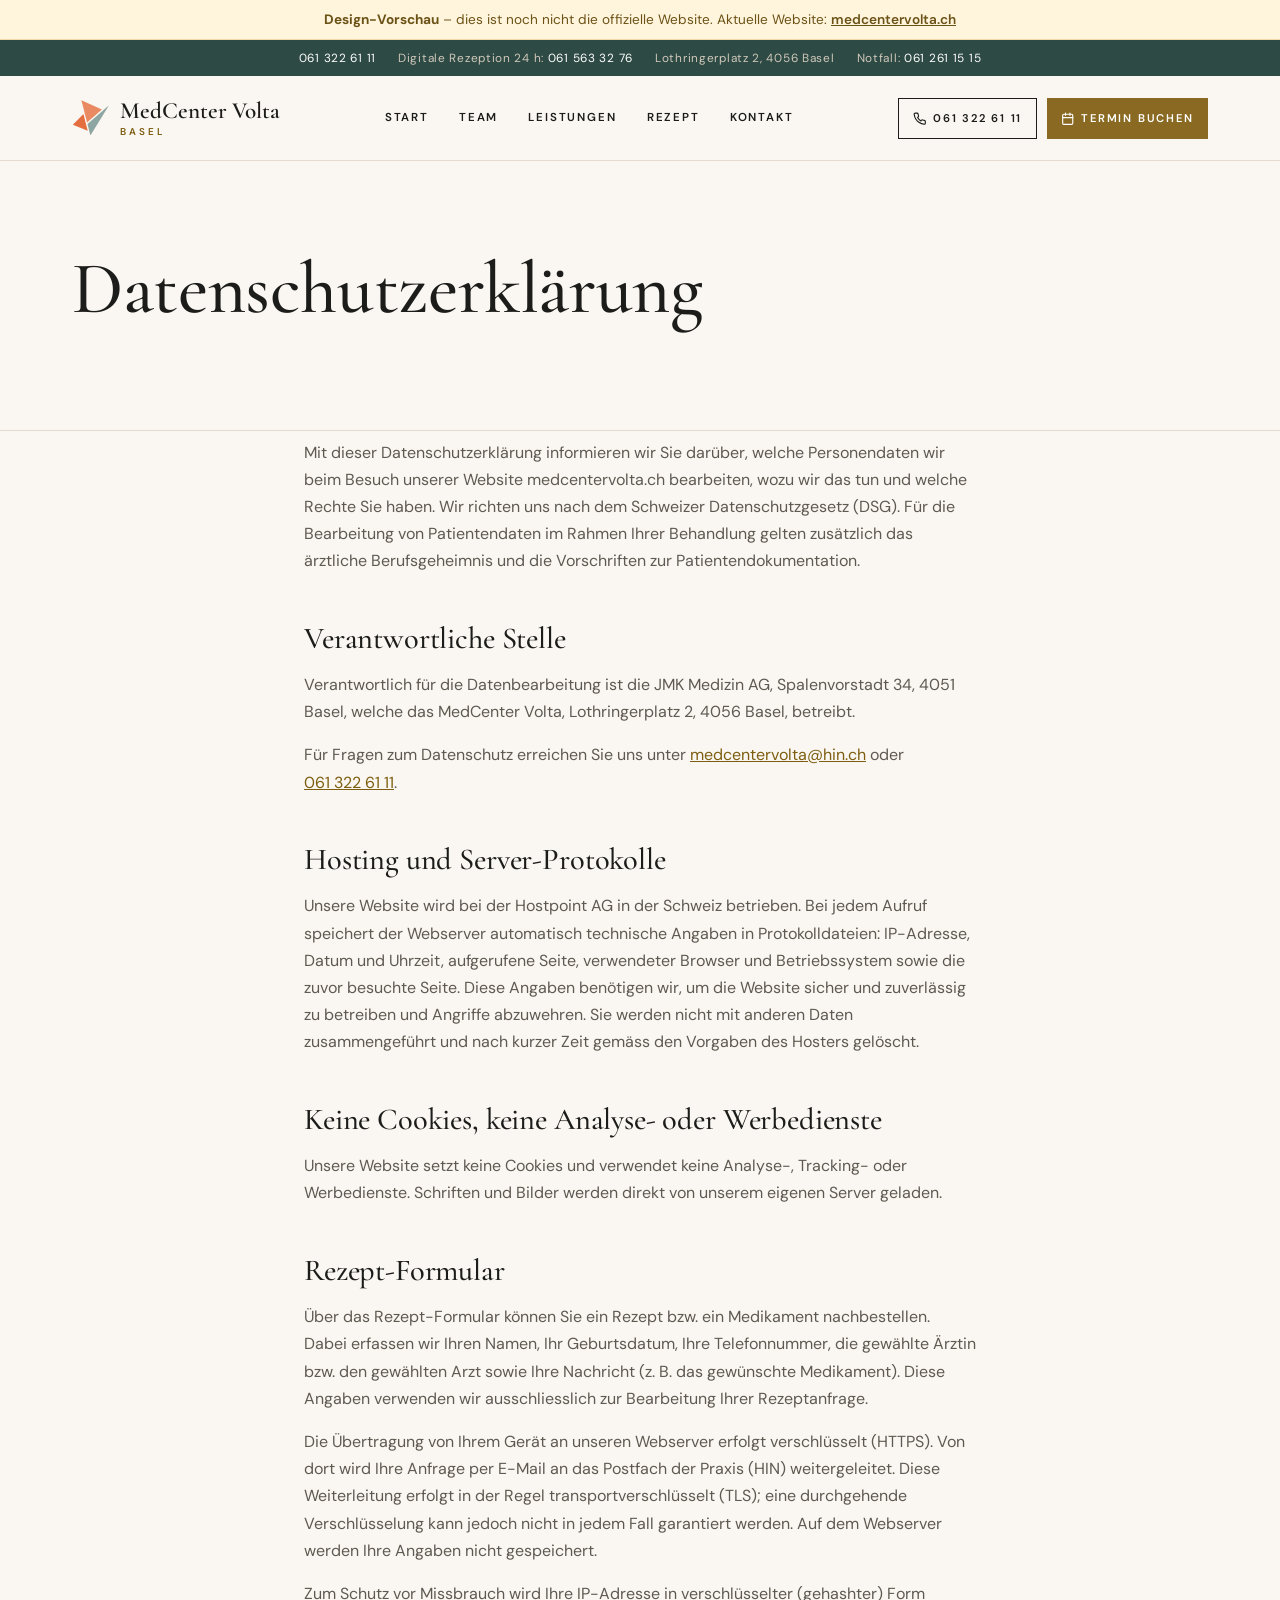
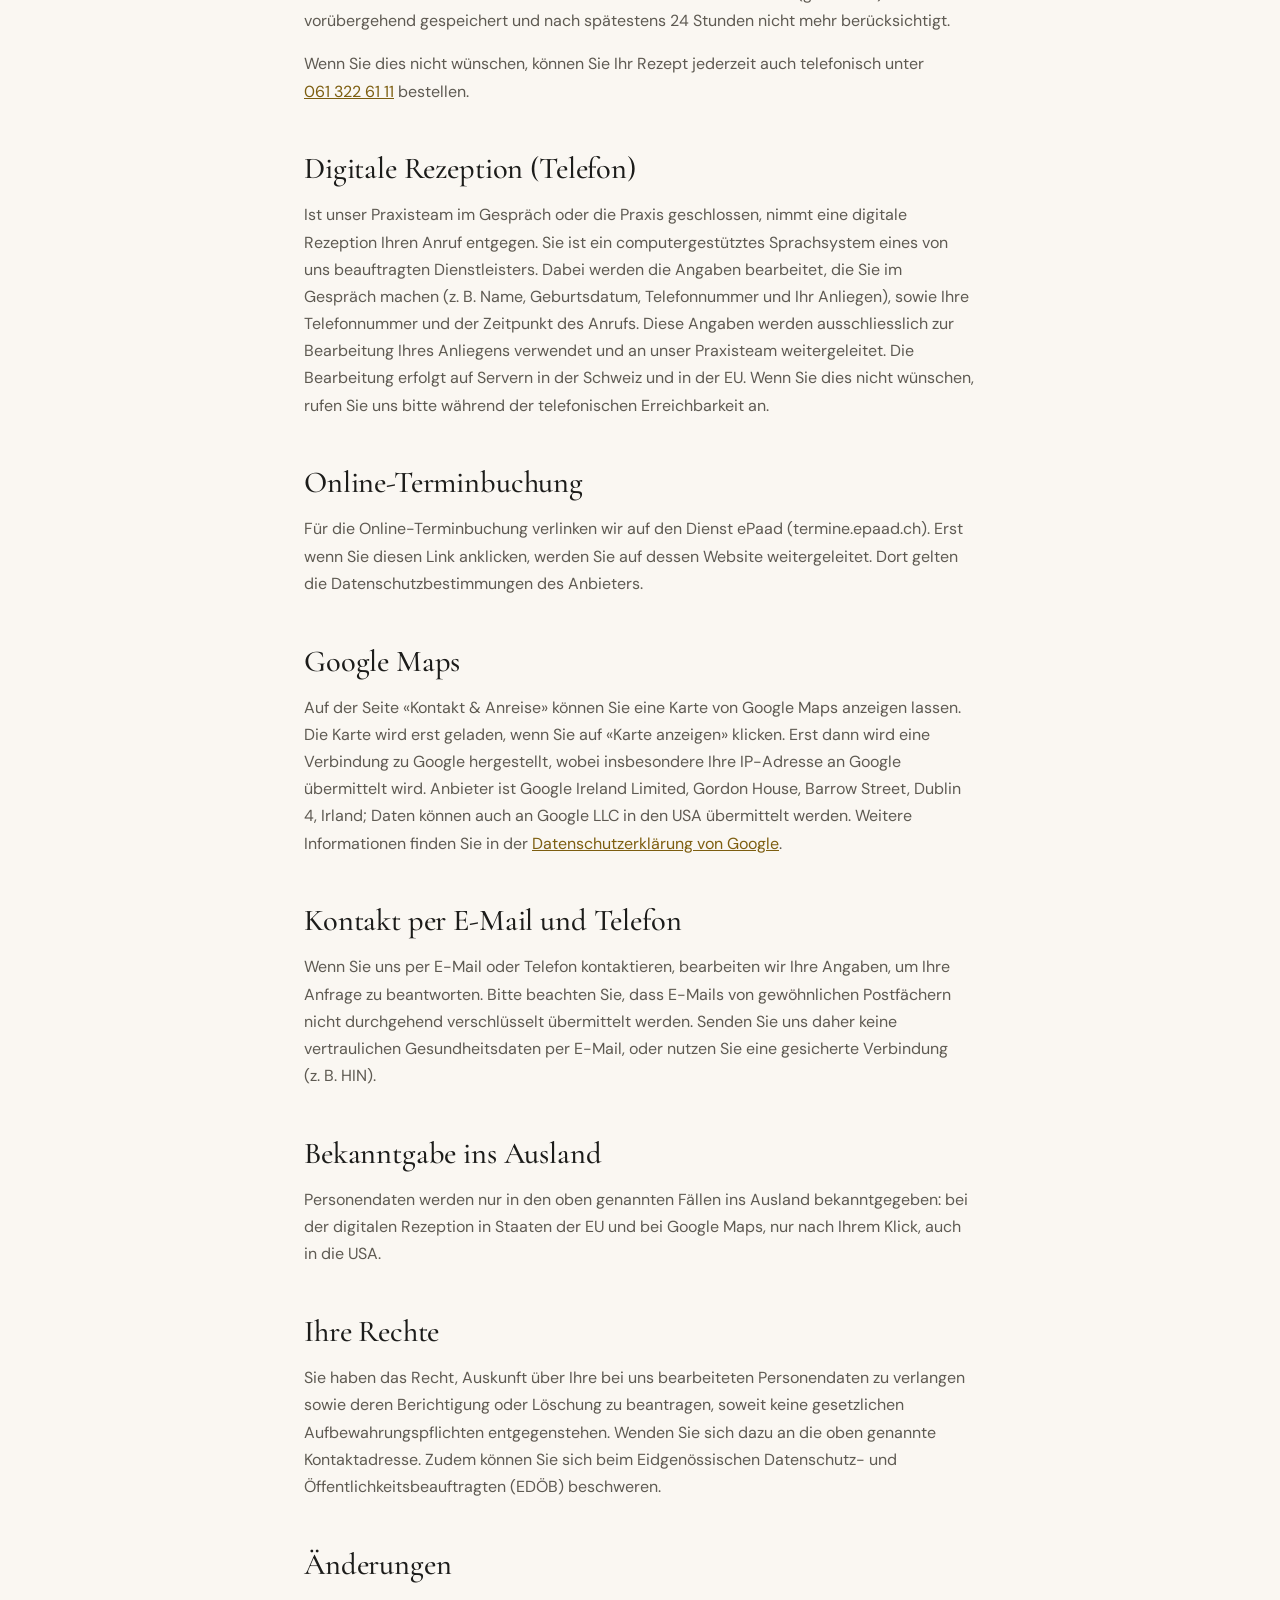
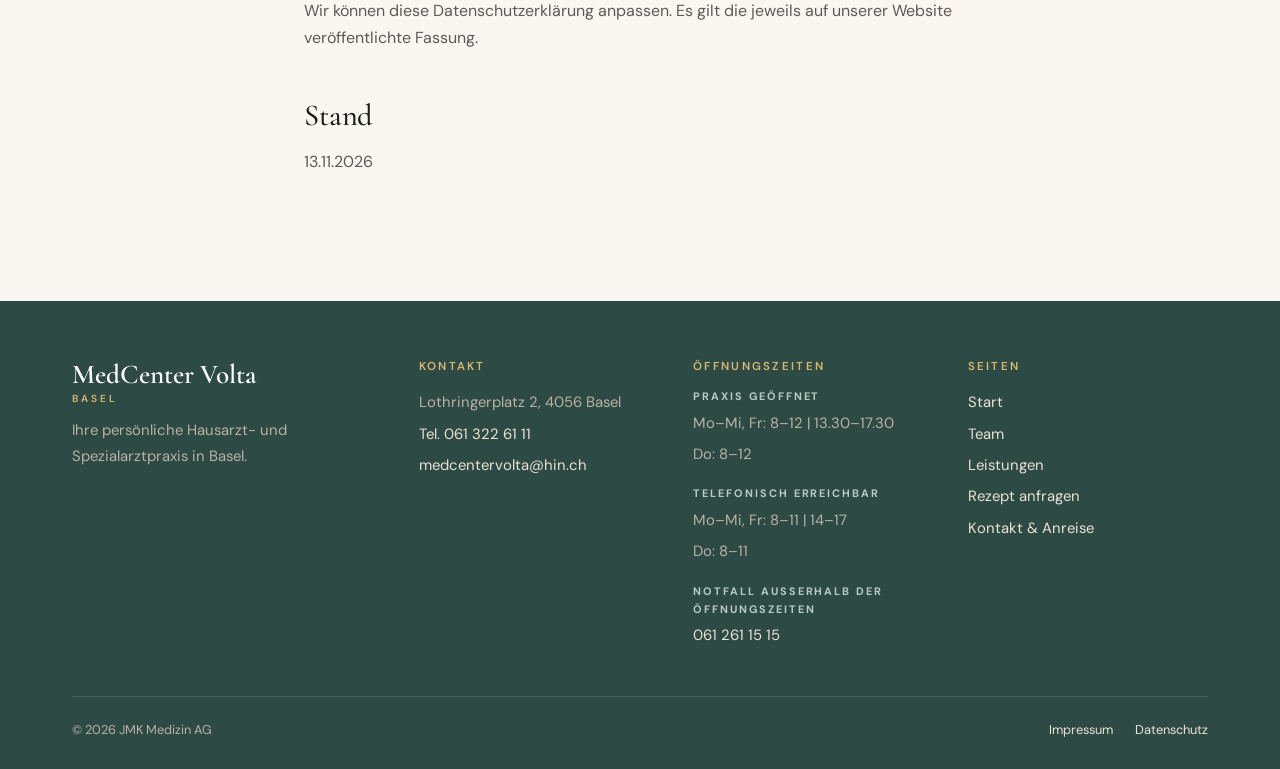
<file: datenschutz.html>
<!doctype html>
<html lang="de-CH">
<head>
  <meta charset="utf-8">
  <meta name="viewport" content="width=device-width, initial-scale=1">
  <title>Datenschutzerklärung – MedCenter Volta, Basel</title>
  <meta name="description" content="Datenschutzerklärung des MedCenter Volta, Basel.">
  <meta name="robots" content="noindex, nofollow">
  <link rel="icon" href="img/favicon.png" type="image/png">
  <link rel="stylesheet" href="css/fonts.css?v=2026-11-13">
  <link rel="stylesheet" href="css/style.css?v=2026-10-26b">
  <script src="js/menu.js?v=2026-10-02c" defer></script>
</head>
<body>
  <div class="preview-banner" role="note">
    <strong>Design-Vorschau</strong> – dies ist noch nicht die offizielle Website. Aktuelle Website: <a href="https://medcentervolta.ch">medcentervolta.ch</a>
  </div>
  <a class="skip-link" href="#inhalt">Zum Inhalt springen</a>

  <!-- ===== Info-Leiste ===== -->
  <div class="topbar">
    <div class="container">
      <span><a href="tel:+41613226111">061 322 61 11</a></span>
      <span>Digitale Rezeption 24 h: <a href="tel:+41615633276">061 563 32 76</a></span>
      <span class="topbar-extra">Lothringerplatz 2, 4056 Basel</span>
      <span class="topbar-extra">Notfall: <a href="tel:+41612611515">061 261 15 15</a></span>
    </div>
  </div>

  <!-- ===== Kopfzeile ===== -->
  <header class="site-header">
    <div class="container header-inner">
      <a class="logo" href="index.html" aria-label="MedCenter Volta – Startseite">
        <span class="logo-mark"><svg viewBox="92 0 102 98" aria-hidden="true"><polygon fill="#E98A63" points="117.212 1.676 132.419 60.935 172.24 26.008"/><polygon fill="#8EA6A1" points="141.435 95.789 133.588 65.206 191.403 14.471"/><polygon fill="#E56E40" points="122.622 38.417 134.137 83.276 94.177 67.019"/></svg></span>
        <span>MedCenter Volta<small>Basel</small></span>
      </a>

      <button class="menu-toggle" aria-expanded="false" aria-controls="main-nav">
        <svg viewBox="0 0 24 24" fill="none" stroke="currentColor" stroke-width="2" stroke-linecap="round" stroke-linejoin="round" aria-hidden="true"><line x1="3" y1="6" x2="21" y2="6"/><line x1="3" y1="12" x2="21" y2="12"/><line x1="3" y1="18" x2="21" y2="18"/></svg>
        Menü
      </button>

      <nav class="main-nav" id="main-nav" aria-label="Hauptnavigation">
        <ul>
          <li><a href="index.html">Start</a></li>
          <li><a href="team.html">Team</a></li>
          <li><a href="leistungen.html">Leistungen</a></li>
          <li><a href="rezept.html">Rezept</a></li>
          <li><a href="kontakt.html">Kontakt</a></li>
        </ul>
      </nav>

      <div class="header-cta">
        <a class="btn btn-outline" href="tel:+41613226111">
          <svg viewBox="0 0 24 24" fill="none" stroke="currentColor" stroke-width="2" stroke-linecap="round" stroke-linejoin="round" aria-hidden="true"><path d="M22 16.92v3a2 2 0 0 1-2.18 2 19.79 19.79 0 0 1-8.63-3.07 19.5 19.5 0 0 1-6-6A19.79 19.79 0 0 1 2.12 4.18 2 2 0 0 1 4.11 2h3a2 2 0 0 1 2 1.72c.13.96.36 1.9.7 2.81a2 2 0 0 1-.45 2.11L8.09 9.91a16 16 0 0 0 6 6l1.27-1.27a2 2 0 0 1 2.11-.45c.91.34 1.85.57 2.81.7A2 2 0 0 1 22 16.92z"/></svg>
          061 322 61 11
        </a>
        <a class="btn btn-primary" href="https://termine.epaad.ch/mcv" target="_blank" rel="noopener">
          <svg viewBox="0 0 24 24" fill="none" stroke="currentColor" stroke-width="2" stroke-linecap="round" stroke-linejoin="round" aria-hidden="true"><rect x="3" y="4" width="18" height="18" rx="2"/><line x1="16" y1="2" x2="16" y2="6"/><line x1="8" y1="2" x2="8" y2="6"/><line x1="3" y1="10" x2="21" y2="10"/></svg>
          Termin buchen
        </a>
      </div>
    </div>
  </header>

  <main id="inhalt">
    <section class="page-hero">
      <div class="container">
        <h1>Datenschutzerklärung</h1>
      </div>
    </section>
    <section class="section" style="padding-top: 8px;">
      <div class="container prose">
        <p>Mit dieser Datenschutzerklärung informieren wir Sie darüber, welche Personendaten wir beim Besuch unserer Website medcentervolta.ch bearbeiten, wozu wir das tun und welche Rechte Sie haben. Wir richten uns nach dem Schweizer Datenschutzgesetz (DSG). Für die Bearbeitung von Patientendaten im Rahmen Ihrer Behandlung gelten zusätzlich das ärztliche Berufsgeheimnis und die Vorschriften zur Patientendokumentation.</p>

        <h2>Verantwortliche Stelle</h2>
        <p>Verantwortlich für die Datenbearbeitung ist die JMK Medizin AG, Spalenvorstadt 34, 4051 Basel, welche das MedCenter Volta, Lothringerplatz 2, 4056 Basel, betreibt.</p>
        <p>Für Fragen zum Datenschutz erreichen Sie uns unter <a href="mailto:medcentervolta@hin.ch">medcentervolta@hin.ch</a> oder <a href="tel:+41613226111">061 322 61 11</a>.</p>

        <h2>Hosting und Server-Protokolle</h2>
        <p>Unsere Website wird bei der Hostpoint AG in der Schweiz betrieben. Bei jedem Aufruf speichert der Webserver automatisch technische Angaben in Protokolldateien: IP-Adresse, Datum und Uhrzeit, aufgerufene Seite, verwendeter Browser und Betriebssystem sowie die zuvor besuchte Seite. Diese Angaben benötigen wir, um die Website sicher und zuverlässig zu betreiben und Angriffe abzuwehren. Sie werden nicht mit anderen Daten zusammengeführt und nach kurzer Zeit gemäss den Vorgaben des Hosters gelöscht.</p>

        <h2>Keine Cookies, keine Analyse- oder Werbedienste</h2>
        <p>Unsere Website setzt keine Cookies und verwendet keine Analyse-, Tracking- oder Werbedienste. Schriften und Bilder werden direkt von unserem eigenen Server geladen.</p>

        <h2>Rezept-Formular</h2>
        <p>Über das Rezept-Formular können Sie ein Rezept bzw. ein Medikament nachbestellen. Dabei erfassen wir Ihren Namen, Ihr Geburtsdatum, Ihre Telefonnummer, die gewählte Ärztin bzw. den gewählten Arzt sowie Ihre Nachricht (z.&nbsp;B. das gewünschte Medikament). Diese Angaben verwenden wir ausschliesslich zur Bearbeitung Ihrer Rezeptanfrage.</p>
        <p>Die Übertragung von Ihrem Gerät an unseren Webserver erfolgt verschlüsselt (HTTPS). Von dort wird Ihre Anfrage per E-Mail an das Postfach der Praxis (HIN) weitergeleitet. Diese Weiterleitung erfolgt in der Regel transportverschlüsselt (TLS); eine durchgehende Verschlüsselung kann jedoch nicht in jedem Fall garantiert werden. Auf dem Webserver werden Ihre Angaben nicht gespeichert.</p>
        <p>Zum Schutz vor Missbrauch wird Ihre IP-Adresse in verschlüsselter (gehashter) Form vorübergehend gespeichert und nach spätestens 24 Stunden nicht mehr berücksichtigt.</p>
        <p>Wenn Sie dies nicht wünschen, können Sie Ihr Rezept jederzeit auch telefonisch unter <a href="tel:+41613226111">061 322 61 11</a> bestellen.</p>

        <h2>Digitale Rezeption (Telefon)</h2>
        <p>Ist unser Praxisteam im Gespräch oder die Praxis geschlossen, nimmt eine digitale Rezeption Ihren Anruf entgegen. Sie ist ein computergestütztes Sprachsystem eines von uns beauftragten Dienstleisters. Dabei werden die Angaben bearbeitet, die Sie im Gespräch machen (z.&nbsp;B. Name, Geburtsdatum, Telefonnummer und Ihr Anliegen), sowie Ihre Telefonnummer und der Zeitpunkt des Anrufs. Diese Angaben werden ausschliesslich zur Bearbeitung Ihres Anliegens verwendet und an unser Praxisteam weitergeleitet. Die Bearbeitung erfolgt auf Servern in der Schweiz und in der EU. Wenn Sie dies nicht wünschen, rufen Sie uns bitte während der telefonischen Erreichbarkeit an.</p>

        <h2>Online-Terminbuchung</h2>
        <p>Für die Online-Terminbuchung verlinken wir auf den Dienst ePaad (termine.epaad.ch). Erst wenn Sie diesen Link anklicken, werden Sie auf dessen Website weitergeleitet. Dort gelten die Datenschutzbestimmungen des Anbieters.</p>

        <h2>Google Maps</h2>
        <p>Auf der Seite «Kontakt &amp; Anreise» können Sie eine Karte von Google Maps anzeigen lassen. Die Karte wird erst geladen, wenn Sie auf «Karte anzeigen» klicken. Erst dann wird eine Verbindung zu Google hergestellt, wobei insbesondere Ihre IP-Adresse an Google übermittelt wird. Anbieter ist Google Ireland Limited, Gordon House, Barrow Street, Dublin 4, Irland; Daten können auch an Google LLC in den USA übermittelt werden. Weitere Informationen finden Sie in der <a href="https://policies.google.com/privacy?hl=de" target="_blank" rel="noopener">Datenschutzerklärung von Google</a>.</p>

        <h2>Kontakt per E-Mail und Telefon</h2>
        <p>Wenn Sie uns per E-Mail oder Telefon kontaktieren, bearbeiten wir Ihre Angaben, um Ihre Anfrage zu beantworten. Bitte beachten Sie, dass E-Mails von gewöhnlichen Postfächern nicht durchgehend verschlüsselt übermittelt werden. Senden Sie uns daher keine vertraulichen Gesundheitsdaten per E-Mail, oder nutzen Sie eine gesicherte Verbindung (z.&nbsp;B. HIN).</p>

        <h2>Bekanntgabe ins Ausland</h2>
        <p>Personendaten werden nur in den oben genannten Fällen ins Ausland bekanntgegeben: bei der digitalen Rezeption in Staaten der EU und bei Google Maps, nur nach Ihrem Klick, auch in die USA.</p>

        <h2>Ihre Rechte</h2>
        <p>Sie haben das Recht, Auskunft über Ihre bei uns bearbeiteten Personendaten zu verlangen sowie deren Berichtigung oder Löschung zu beantragen, soweit keine gesetzlichen Aufbewahrungspflichten entgegenstehen. Wenden Sie sich dazu an die oben genannte Kontaktadresse. Zudem können Sie sich beim Eidgenössischen Datenschutz- und Öffentlichkeitsbeauftragten (EDÖB) beschweren.</p>

        <h2>Änderungen</h2>
        <p>Wir können diese Datenschutzerklärung anpassen. Es gilt die jeweils auf unserer Website veröffentlichte Fassung.</p>

        <h2>Stand</h2>
        <p>13.11.2026</p>
      </div>
    </section>
  </main>

  <!-- ===== Fusszeile ===== -->
  <footer class="site-footer">
    <div class="container">
      <div class="footer-grid">
        <div>
          <div class="footer-logo">MedCenter Volta<small>BASEL</small></div>
          <p style="margin-top: 14px;">Ihre persönliche Hausarzt- und Spezialarztpraxis in Basel.</p>
        </div>
        <div>
          <h3>Kontakt</h3>
          <ul>
            <li>Lothringerplatz 2, 4056 Basel</li>
            <li><a href="tel:+41613226111">Tel. 061 322 61 11</a></li>
            <li><a href="mailto:medcentervolta@hin.ch">medcentervolta@hin.ch</a></li>
          </ul>
        </div>
        <div>
          <h3>Öffnungszeiten</h3>
          <p class="hours-label">Praxis geöffnet</p>
          <ul>
            <li>Mo–Mi, Fr: 8–12 | 13.30–17.30</li>
            <li>Do: 8–12</li>
          </ul>
          <p class="hours-label">Telefonisch erreichbar</p>
          <ul>
            <li>Mo–Mi, Fr: 8–11 | 14–17</li>
            <li>Do: 8–11</li>
          </ul>
          <p class="hours-label">Notfall ausserhalb der Öffnungszeiten</p>
          <ul>
            <li><a href="tel:+41612611515">061 261 15 15</a></li>
          </ul>
        </div>
        <div>
          <h3>Seiten</h3>
          <ul>
            <li><a href="index.html">Start</a></li>
            <li><a href="team.html">Team</a></li>
            <li><a href="leistungen.html">Leistungen</a></li>
            <li><a href="rezept.html">Rezept anfragen</a></li>
            <li><a href="kontakt.html">Kontakt &amp; Anreise</a></li>
          </ul>
        </div>
      </div>
      <div class="footer-bottom">
        <span>© 2026 JMK Medizin AG</span>
        <nav aria-label="Rechtliches">
          <a href="impressum.html">Impressum</a>
          <a href="datenschutz.html">Datenschutz</a>
        </nav>
      </div>
    </div>
  </footer>

  <!-- ===== Mobile Aktionsleiste ===== -->
  <div class="mobile-bar">
    <a class="btn btn-outline" href="tel:+41613226111"><svg viewBox="0 0 24 24" fill="none" stroke="currentColor" stroke-width="2" stroke-linecap="round" stroke-linejoin="round" aria-hidden="true"><path d="M22 16.92v3a2 2 0 0 1-2.18 2 19.79 19.79 0 0 1-8.63-3.07 19.5 19.5 0 0 1-6-6A19.79 19.79 0 0 1 2.12 4.18 2 2 0 0 1 4.11 2h3a2 2 0 0 1 2 1.72c.13.96.36 1.9.7 2.81a2 2 0 0 1-.45 2.11L8.09 9.91a16 16 0 0 0 6 6l1.27-1.27a2 2 0 0 1 2.11-.45c.91.34 1.85.57 2.81.7A2 2 0 0 1 22 16.92z"/></svg>Anrufen</a>
    <a class="btn btn-outline" href="rezept.html" data-open-rezept><svg viewBox="0 0 24 24" fill="none" stroke="currentColor" stroke-width="2" stroke-linecap="round" stroke-linejoin="round" aria-hidden="true"><path d="M10.5 20.5 3.5 13.5a4.95 4.95 0 1 1 7-7l7 7a4.95 4.95 0 1 1-7 7Z"/><path d="m8.5 8.5 7 7"/></svg>Rezept</a>
    <a class="btn btn-primary" href="https://termine.epaad.ch/mcv" target="_blank" rel="noopener"><svg viewBox="0 0 24 24" fill="none" stroke="currentColor" stroke-width="2" stroke-linecap="round" stroke-linejoin="round" aria-hidden="true"><rect x="3" y="4" width="18" height="18" rx="2"/><line x1="16" y1="2" x2="16" y2="6"/><line x1="8" y1="2" x2="8" y2="6"/><line x1="3" y1="10" x2="21" y2="10"/></svg>Termin</a>
  </div>
</body>
</html>
</file>
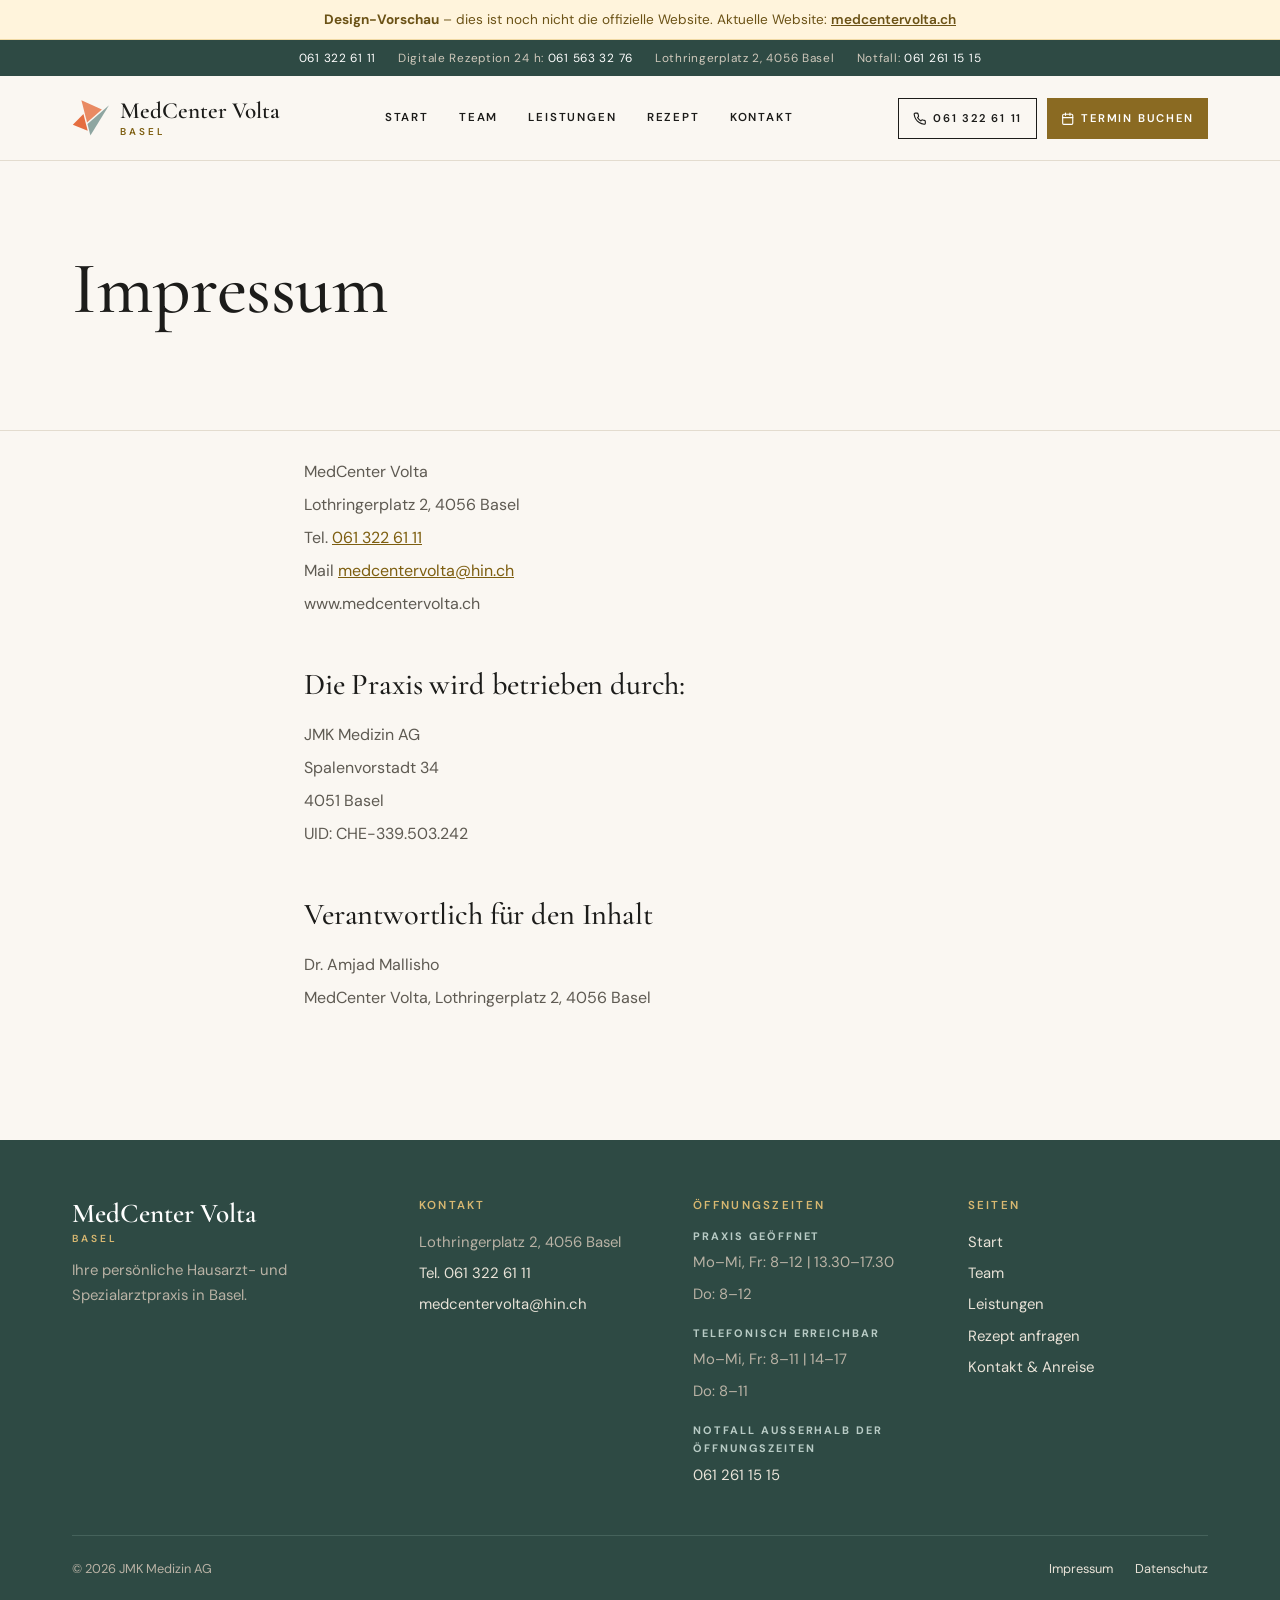
<file: impressum.html>
<!doctype html>
<html lang="de-CH">
<head>
  <meta charset="utf-8">
  <meta name="viewport" content="width=device-width, initial-scale=1">
  <title>Impressum – MedCenter Volta, Basel</title>
  <meta name="description" content="Impressum des MedCenter Volta, Basel.">
  <meta name="robots" content="noindex, nofollow">
  <link rel="icon" href="img/favicon.png" type="image/png">
  <link rel="stylesheet" href="css/fonts.css?v=2026-11-13">
  <link rel="stylesheet" href="css/style.css?v=2026-10-26b">
  <script src="js/menu.js?v=2026-10-02c" defer></script>
</head>
<body>
  <div class="preview-banner" role="note">
    <strong>Design-Vorschau</strong> – dies ist noch nicht die offizielle Website. Aktuelle Website: <a href="https://medcentervolta.ch">medcentervolta.ch</a>
  </div>
  <a class="skip-link" href="#inhalt">Zum Inhalt springen</a>

  <!-- ===== Info-Leiste ===== -->
  <div class="topbar">
    <div class="container">
      <span><a href="tel:+41613226111">061 322 61 11</a></span>
      <span>Digitale Rezeption 24 h: <a href="tel:+41615633276">061 563 32 76</a></span>
      <span class="topbar-extra">Lothringerplatz 2, 4056 Basel</span>
      <span class="topbar-extra">Notfall: <a href="tel:+41612611515">061 261 15 15</a></span>
    </div>
  </div>

  <!-- ===== Kopfzeile ===== -->
  <header class="site-header">
    <div class="container header-inner">
      <a class="logo" href="index.html" aria-label="MedCenter Volta – Startseite">
        <span class="logo-mark"><svg viewBox="92 0 102 98" aria-hidden="true"><polygon fill="#E98A63" points="117.212 1.676 132.419 60.935 172.24 26.008"/><polygon fill="#8EA6A1" points="141.435 95.789 133.588 65.206 191.403 14.471"/><polygon fill="#E56E40" points="122.622 38.417 134.137 83.276 94.177 67.019"/></svg></span>
        <span>MedCenter Volta<small>Basel</small></span>
      </a>

      <button class="menu-toggle" aria-expanded="false" aria-controls="main-nav">
        <svg viewBox="0 0 24 24" fill="none" stroke="currentColor" stroke-width="2" stroke-linecap="round" stroke-linejoin="round" aria-hidden="true"><line x1="3" y1="6" x2="21" y2="6"/><line x1="3" y1="12" x2="21" y2="12"/><line x1="3" y1="18" x2="21" y2="18"/></svg>
        Menü
      </button>

      <nav class="main-nav" id="main-nav" aria-label="Hauptnavigation">
        <ul>
          <li><a href="index.html">Start</a></li>
          <li><a href="team.html">Team</a></li>
          <li><a href="leistungen.html">Leistungen</a></li>
          <li><a href="rezept.html">Rezept</a></li>
          <li><a href="kontakt.html">Kontakt</a></li>
        </ul>
      </nav>

      <div class="header-cta">
        <a class="btn btn-outline" href="tel:+41613226111">
          <svg viewBox="0 0 24 24" fill="none" stroke="currentColor" stroke-width="2" stroke-linecap="round" stroke-linejoin="round" aria-hidden="true"><path d="M22 16.92v3a2 2 0 0 1-2.18 2 19.79 19.79 0 0 1-8.63-3.07 19.5 19.5 0 0 1-6-6A19.79 19.79 0 0 1 2.12 4.18 2 2 0 0 1 4.11 2h3a2 2 0 0 1 2 1.72c.13.96.36 1.9.7 2.81a2 2 0 0 1-.45 2.11L8.09 9.91a16 16 0 0 0 6 6l1.27-1.27a2 2 0 0 1 2.11-.45c.91.34 1.85.57 2.81.7A2 2 0 0 1 22 16.92z"/></svg>
          061 322 61 11
        </a>
        <a class="btn btn-primary" href="https://termine.epaad.ch/mcv" target="_blank" rel="noopener">
          <svg viewBox="0 0 24 24" fill="none" stroke="currentColor" stroke-width="2" stroke-linecap="round" stroke-linejoin="round" aria-hidden="true"><rect x="3" y="4" width="18" height="18" rx="2"/><line x1="16" y1="2" x2="16" y2="6"/><line x1="8" y1="2" x2="8" y2="6"/><line x1="3" y1="10" x2="21" y2="10"/></svg>
          Termin buchen
        </a>
      </div>
    </div>
  </header>

  <main id="inhalt">
    <section class="page-hero">
      <div class="container">
        <h1>Impressum</h1>
      </div>
    </section>
    <section class="section" style="padding-top: 8px;">
      <div class="container prose">
        <ul>
          <li>MedCenter Volta</li>
          <li>Lothringerplatz 2, 4056 Basel</li>
          <li>Tel. <a href="tel:+41613226111">061 322 61 11</a></li>
          <li>Mail <a href="mailto:medcentervolta@hin.ch">medcentervolta@hin.ch</a></li>
          <li>www.medcentervolta.ch</li>
        </ul>

        <h2>Die Praxis wird betrieben durch:</h2>
        <ul>
          <li>JMK Medizin AG</li>
          <li>Spalenvorstadt 34</li>
          <li>4051 Basel</li>
          <li>UID: CHE-339.503.242</li>
        </ul>

        <h2>Verantwortlich für den Inhalt</h2>
        <ul>
          <li>Dr. Amjad Mallisho</li>
          <li>MedCenter Volta, Lothringerplatz 2, 4056 Basel</li>
        </ul>
      </div>
    </section>
  </main>

  <!-- ===== Fusszeile ===== -->
  <footer class="site-footer">
    <div class="container">
      <div class="footer-grid">
        <div>
          <div class="footer-logo">MedCenter Volta<small>BASEL</small></div>
          <p style="margin-top: 14px;">Ihre persönliche Hausarzt- und Spezialarztpraxis in Basel.</p>
        </div>
        <div>
          <h3>Kontakt</h3>
          <ul>
            <li>Lothringerplatz 2, 4056 Basel</li>
            <li><a href="tel:+41613226111">Tel. 061 322 61 11</a></li>
            <li><a href="mailto:medcentervolta@hin.ch">medcentervolta@hin.ch</a></li>
          </ul>
        </div>
        <div>
          <h3>Öffnungszeiten</h3>
          <p class="hours-label">Praxis geöffnet</p>
          <ul>
            <li>Mo–Mi, Fr: 8–12 | 13.30–17.30</li>
            <li>Do: 8–12</li>
          </ul>
          <p class="hours-label">Telefonisch erreichbar</p>
          <ul>
            <li>Mo–Mi, Fr: 8–11 | 14–17</li>
            <li>Do: 8–11</li>
          </ul>
          <p class="hours-label">Notfall ausserhalb der Öffnungszeiten</p>
          <ul>
            <li><a href="tel:+41612611515">061 261 15 15</a></li>
          </ul>
        </div>
        <div>
          <h3>Seiten</h3>
          <ul>
            <li><a href="index.html">Start</a></li>
            <li><a href="team.html">Team</a></li>
            <li><a href="leistungen.html">Leistungen</a></li>
            <li><a href="rezept.html">Rezept anfragen</a></li>
            <li><a href="kontakt.html">Kontakt &amp; Anreise</a></li>
          </ul>
        </div>
      </div>
      <div class="footer-bottom">
        <span>© 2026 JMK Medizin AG</span>
        <nav aria-label="Rechtliches">
          <a href="impressum.html">Impressum</a>
          <a href="datenschutz.html">Datenschutz</a>
        </nav>
      </div>
    </div>
  </footer>

  <!-- ===== Mobile Aktionsleiste ===== -->
  <div class="mobile-bar">
    <a class="btn btn-outline" href="tel:+41613226111"><svg viewBox="0 0 24 24" fill="none" stroke="currentColor" stroke-width="2" stroke-linecap="round" stroke-linejoin="round" aria-hidden="true"><path d="M22 16.92v3a2 2 0 0 1-2.18 2 19.79 19.79 0 0 1-8.63-3.07 19.5 19.5 0 0 1-6-6A19.79 19.79 0 0 1 2.12 4.18 2 2 0 0 1 4.11 2h3a2 2 0 0 1 2 1.72c.13.96.36 1.9.7 2.81a2 2 0 0 1-.45 2.11L8.09 9.91a16 16 0 0 0 6 6l1.27-1.27a2 2 0 0 1 2.11-.45c.91.34 1.85.57 2.81.7A2 2 0 0 1 22 16.92z"/></svg>Anrufen</a>
    <a class="btn btn-outline" href="rezept.html" data-open-rezept><svg viewBox="0 0 24 24" fill="none" stroke="currentColor" stroke-width="2" stroke-linecap="round" stroke-linejoin="round" aria-hidden="true"><path d="M10.5 20.5 3.5 13.5a4.95 4.95 0 1 1 7-7l7 7a4.95 4.95 0 1 1-7 7Z"/><path d="m8.5 8.5 7 7"/></svg>Rezept</a>
    <a class="btn btn-primary" href="https://termine.epaad.ch/mcv" target="_blank" rel="noopener"><svg viewBox="0 0 24 24" fill="none" stroke="currentColor" stroke-width="2" stroke-linecap="round" stroke-linejoin="round" aria-hidden="true"><rect x="3" y="4" width="18" height="18" rx="2"/><line x1="16" y1="2" x2="16" y2="6"/><line x1="8" y1="2" x2="8" y2="6"/><line x1="3" y1="10" x2="21" y2="10"/></svg>Termin</a>
  </div>
</body>
</html>
</file>
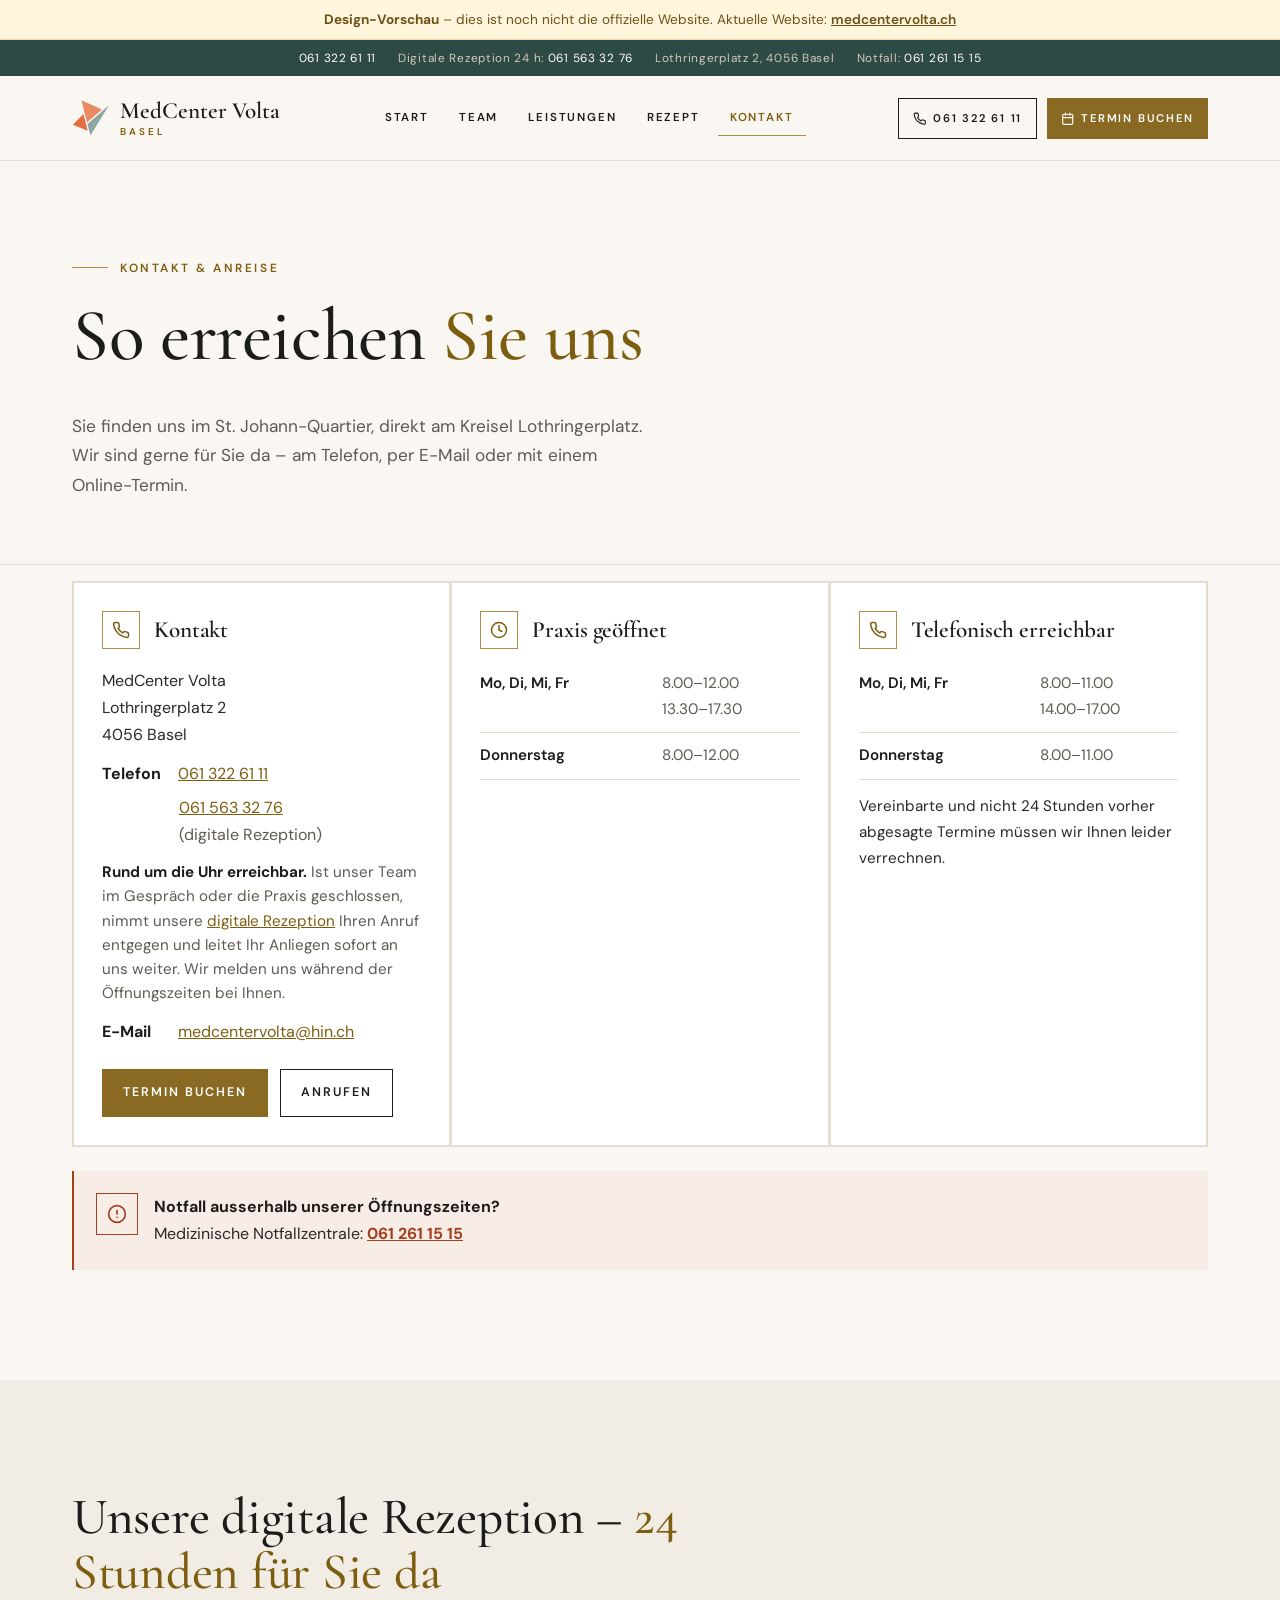
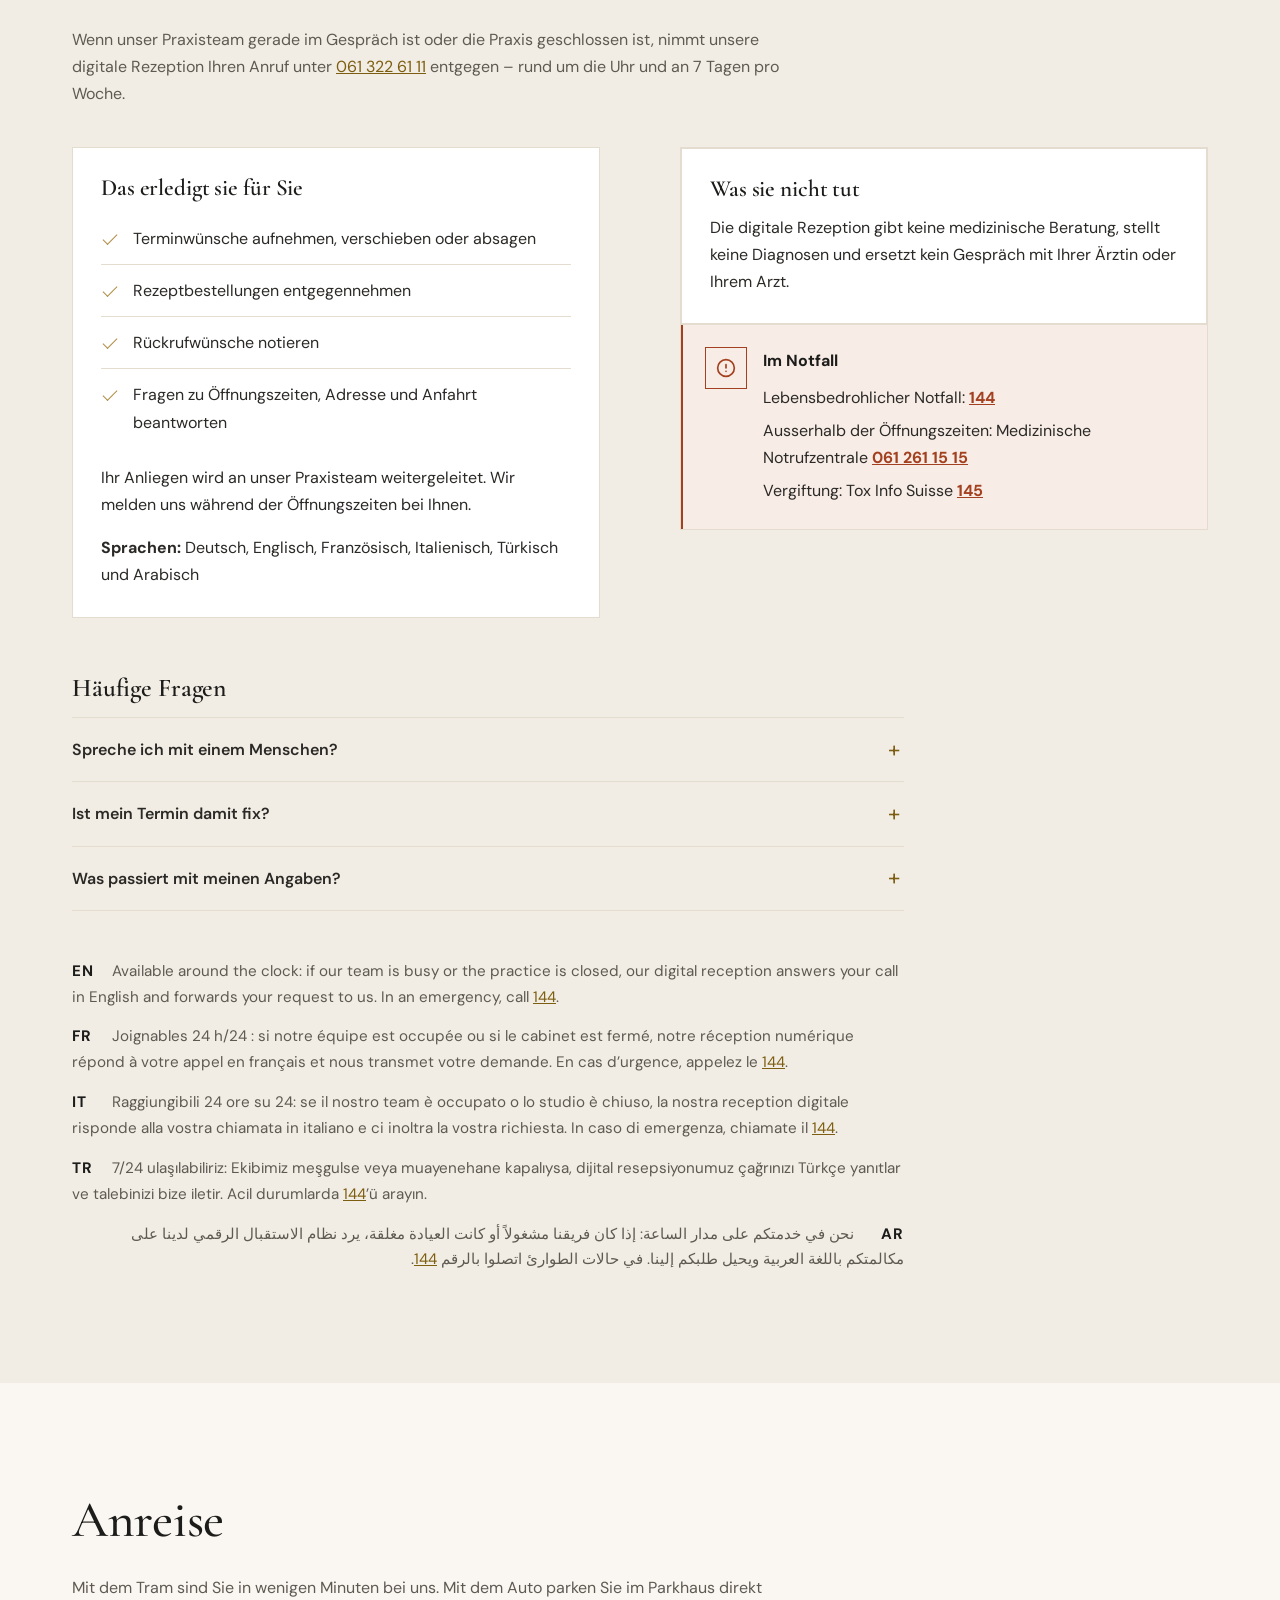
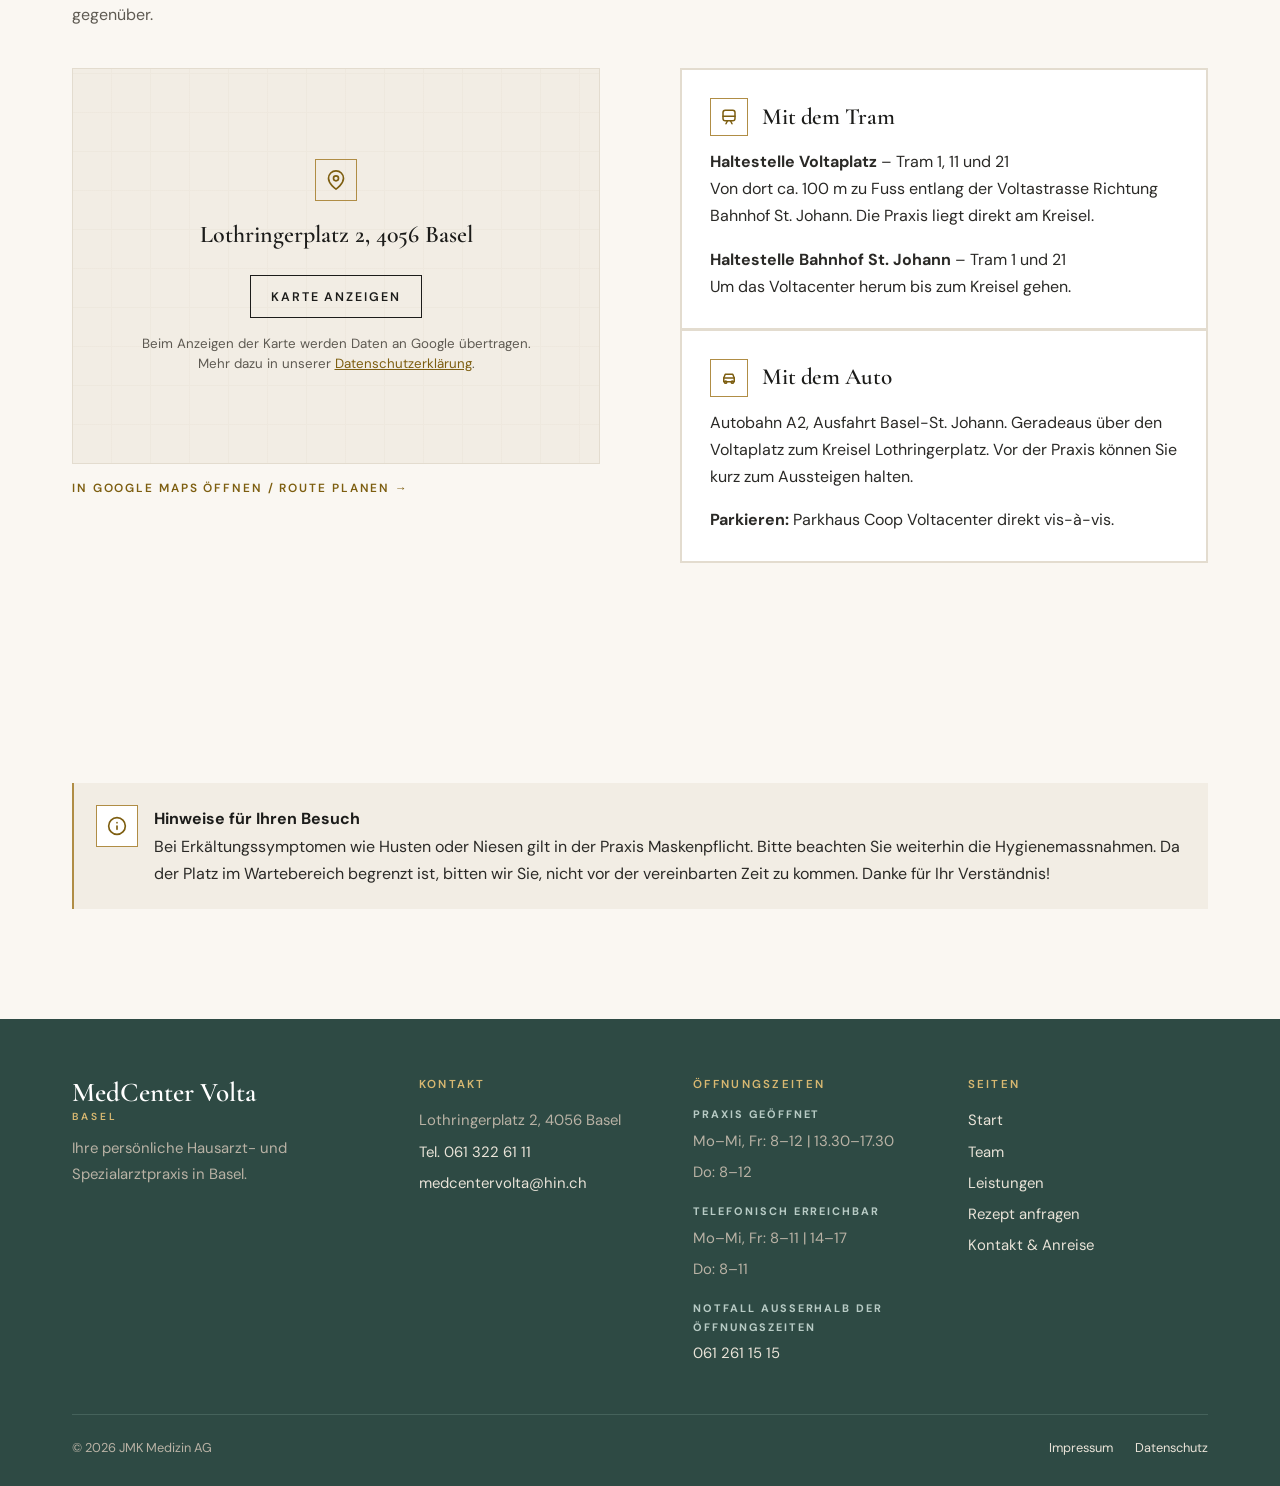
<file: kontakt.html>
<!doctype html>
<html lang="de-CH">
<head>
  <meta charset="utf-8">
  <meta name="viewport" content="width=device-width, initial-scale=1">
  <title>Kontakt & Anreise – MedCenter Volta, Basel</title>
  <meta name="description" content="Adresse, Telefon, Öffnungszeiten und Anreise zum MedCenter Volta am Lothringerplatz 2 in Basel.">
  <meta name="robots" content="noindex, nofollow">
  <link rel="icon" href="img/favicon.png" type="image/png">
  <link rel="stylesheet" href="css/fonts.css?v=2026-11-13">
  <link rel="stylesheet" href="css/style.css?v=2026-10-26b">
  <script src="js/menu.js?v=2026-10-02c" defer></script>
</head>
<body>
  <div class="preview-banner" role="note">
    <strong>Design-Vorschau</strong> – dies ist noch nicht die offizielle Website. Aktuelle Website: <a href="https://medcentervolta.ch">medcentervolta.ch</a>
  </div>
  <a class="skip-link" href="#inhalt">Zum Inhalt springen</a>

  <!-- ===== Info-Leiste ===== -->
  <div class="topbar">
    <div class="container">
      <span><a href="tel:+41613226111">061 322 61 11</a></span>
      <span>Digitale Rezeption 24 h: <a href="tel:+41615633276">061 563 32 76</a></span>
      <span class="topbar-extra">Lothringerplatz 2, 4056 Basel</span>
      <span class="topbar-extra">Notfall: <a href="tel:+41612611515">061 261 15 15</a></span>
    </div>
  </div>

  <!-- ===== Kopfzeile ===== -->
  <header class="site-header">
    <div class="container header-inner">
      <a class="logo" href="index.html" aria-label="MedCenter Volta – Startseite">
        <span class="logo-mark"><svg viewBox="92 0 102 98" aria-hidden="true"><polygon fill="#E98A63" points="117.212 1.676 132.419 60.935 172.24 26.008"/><polygon fill="#8EA6A1" points="141.435 95.789 133.588 65.206 191.403 14.471"/><polygon fill="#E56E40" points="122.622 38.417 134.137 83.276 94.177 67.019"/></svg></span>
        <span>MedCenter Volta<small>Basel</small></span>
      </a>

      <button class="menu-toggle" aria-expanded="false" aria-controls="main-nav">
        <svg viewBox="0 0 24 24" fill="none" stroke="currentColor" stroke-width="2" stroke-linecap="round" stroke-linejoin="round" aria-hidden="true"><line x1="3" y1="6" x2="21" y2="6"/><line x1="3" y1="12" x2="21" y2="12"/><line x1="3" y1="18" x2="21" y2="18"/></svg>
        Menü
      </button>

      <nav class="main-nav" id="main-nav" aria-label="Hauptnavigation">
        <ul>
          <li><a href="index.html">Start</a></li>
          <li><a href="team.html">Team</a></li>
          <li><a href="leistungen.html">Leistungen</a></li>
          <li><a href="rezept.html">Rezept</a></li>
          <li><a href="kontakt.html" aria-current="page">Kontakt</a></li>
        </ul>
      </nav>

      <div class="header-cta">
        <a class="btn btn-outline" href="tel:+41613226111">
          <svg viewBox="0 0 24 24" fill="none" stroke="currentColor" stroke-width="2" stroke-linecap="round" stroke-linejoin="round" aria-hidden="true"><path d="M22 16.92v3a2 2 0 0 1-2.18 2 19.79 19.79 0 0 1-8.63-3.07 19.5 19.5 0 0 1-6-6A19.79 19.79 0 0 1 2.12 4.18 2 2 0 0 1 4.11 2h3a2 2 0 0 1 2 1.72c.13.96.36 1.9.7 2.81a2 2 0 0 1-.45 2.11L8.09 9.91a16 16 0 0 0 6 6l1.27-1.27a2 2 0 0 1 2.11-.45c.91.34 1.85.57 2.81.7A2 2 0 0 1 22 16.92z"/></svg>
          061 322 61 11
        </a>
        <a class="btn btn-primary" href="https://termine.epaad.ch/mcv" target="_blank" rel="noopener">
          <svg viewBox="0 0 24 24" fill="none" stroke="currentColor" stroke-width="2" stroke-linecap="round" stroke-linejoin="round" aria-hidden="true"><rect x="3" y="4" width="18" height="18" rx="2"/><line x1="16" y1="2" x2="16" y2="6"/><line x1="8" y1="2" x2="8" y2="6"/><line x1="3" y1="10" x2="21" y2="10"/></svg>
          Termin buchen
        </a>
      </div>
    </div>
  </header>

  <main id="inhalt">
    <section class="page-hero">
      <div class="container">
        <span class="eyebrow">Kontakt &amp; Anreise</span>
        <h1>So erreichen <span class="gold">Sie uns</span></h1>
        <p class="lead">Sie finden uns im St.&nbsp;Johann-Quartier, direkt am Kreisel Lothringerplatz. Wir sind gerne für Sie da – am Telefon, per E-Mail oder mit einem Online-Termin.</p>
      </div>
    </section>

    <section class="section" style="padding-top: 16px;">
      <div class="container">
        <div class="cards">
          <div class="info-box">
            <h3><span class="icon"><svg viewBox="0 0 24 24" fill="none" stroke="currentColor" stroke-width="2" stroke-linecap="round" stroke-linejoin="round" aria-hidden="true"><path d="M22 16.92v3a2 2 0 0 1-2.18 2 19.79 19.79 0 0 1-8.63-3.07 19.5 19.5 0 0 1-6-6A19.79 19.79 0 0 1 2.12 4.18 2 2 0 0 1 4.11 2h3a2 2 0 0 1 2 1.72c.13.96.36 1.9.7 2.81a2 2 0 0 1-.45 2.11L8.09 9.91a16 16 0 0 0 6 6l1.27-1.27a2 2 0 0 1 2.11-.45c.91.34 1.85.57 2.81.7A2 2 0 0 1 22 16.92z"/></svg></span>Kontakt</h3>
            <ul class="contact-list">
              <li>MedCenter Volta<br>Lothringerplatz 2<br>4056 Basel</li>
              <li><strong>Telefon</strong> <a href="tel:+41613226111">061 322 61 11</a></li>
              <li class="phone-2"><a href="tel:+41615633276">061 563 32 76</a> <span class="muted-inline">(digitale Rezeption)</span></li>
              <li class="contact-note"><strong>Rund um die Uhr erreichbar.</strong> Ist unser Team im Gespräch oder die Praxis geschlossen, nimmt unsere <a href="#digitale-rezeption">digitale Rezeption</a> Ihren Anruf entgegen und leitet Ihr Anliegen sofort an uns weiter. Wir melden uns während der Öffnungszeiten bei Ihnen.</li>
              <li><strong>E-Mail</strong> <a href="mailto:medcentervolta@hin.ch">medcentervolta@hin.ch</a></li>
            </ul>
            <div class="btn-row" style="margin-top: 18px;">
              <a class="btn btn-primary" href="https://termine.epaad.ch/mcv" target="_blank" rel="noopener">Termin buchen</a>
              <a class="btn btn-outline" href="tel:+41613226111">Anrufen</a>
            </div>
          </div>

          <div class="info-box">
            <h3><span class="icon"><svg viewBox="0 0 24 24" fill="none" stroke="currentColor" stroke-width="2" stroke-linecap="round" stroke-linejoin="round" aria-hidden="true"><circle cx="12" cy="12" r="10"/><polyline points="12 6 12 12 16 14"/></svg></span>Praxis geöffnet</h3>
            <table class="hours">
              <tr><th>Mo, Di, Mi, Fr</th><td>8.00–12.00<br>13.30–17.30</td></tr>
              <tr><th>Donnerstag</th><td>8.00–12.00</td></tr>
            </table>
          </div>

          <div class="info-box">
            <h3><span class="icon"><svg viewBox="0 0 24 24" fill="none" stroke="currentColor" stroke-width="2" stroke-linecap="round" stroke-linejoin="round" aria-hidden="true"><path d="M22 16.92v3a2 2 0 0 1-2.18 2 19.79 19.79 0 0 1-8.63-3.07 19.5 19.5 0 0 1-6-6A19.79 19.79 0 0 1 2.12 4.18 2 2 0 0 1 4.11 2h3a2 2 0 0 1 2 1.72c.13.96.36 1.9.7 2.81a2 2 0 0 1-.45 2.11L8.09 9.91a16 16 0 0 0 6 6l1.27-1.27a2 2 0 0 1 2.11-.45c.91.34 1.85.57 2.81.7A2 2 0 0 1 22 16.92z"/></svg></span>Telefonisch erreichbar</h3>
            <table class="hours">
              <tr><th>Mo, Di, Mi, Fr</th><td>8.00–11.00<br>14.00–17.00</td></tr>
              <tr><th>Donnerstag</th><td>8.00–11.00</td></tr>
            </table>
            <p style="margin-top: 14px; font-size: 0.95rem; color: var(--text-muted);">Vereinbarte und nicht 24 Stunden vorher abgesagte Termine müssen wir Ihnen leider verrechnen.</p>
          </div>
        </div>

        <div class="notice notice-emergency" style="margin-top: 24px;">
          <span class="icon"><svg viewBox="0 0 24 24" fill="none" stroke="currentColor" stroke-width="2" stroke-linecap="round" stroke-linejoin="round" aria-hidden="true"><circle cx="12" cy="12" r="10"/><line x1="12" y1="8" x2="12" y2="12"/><line x1="12" y1="16" x2="12.01" y2="16"/></svg></span>
          <div>
            <strong>Notfall ausserhalb unserer Öffnungszeiten?</strong>
            <p>Medizinische Notfallzentrale: <a href="tel:+41612611515">061 261 15 15</a></p>
          </div>
        </div>
      </div>
    </section>

    <!-- Digitale Rezeption -->
    <section class="section section-soft" id="digitale-rezeption">
      <div class="container">
        <div class="section-head">
          <h2>Unsere digitale Rezeption – <span class="gold">24 Stunden für Sie da</span></h2>
          <p>Wenn unser Praxisteam gerade im Gespräch ist oder die Praxis geschlossen ist, nimmt unsere digitale Rezeption Ihren Anruf unter <a href="tel:+41613226111">061 322 61 11</a> entgegen – rund um die Uhr und an 7 Tagen pro Woche.</p>
        </div>

        <div class="split" style="align-items: start;">
          <div class="info-box">
            <h3>Das erledigt sie für Sie</h3>
            <ul class="check-list">
              <li>Terminwünsche aufnehmen, verschieben oder absagen</li>
              <li>Rezeptbestellungen entgegennehmen</li>
              <li>Rückrufwünsche notieren</li>
              <li>Fragen zu Öffnungszeiten, Adresse und Anfahrt beantworten</li>
            </ul>
            <p style="margin-top: 16px;">Ihr Anliegen wird an unser Praxisteam weitergeleitet. Wir melden uns während der Öffnungszeiten bei Ihnen.</p>
            <p style="margin-bottom: 0;"><strong>Sprachen:</strong> Deutsch, Englisch, Französisch, Italienisch, Türkisch und Arabisch</p>
          </div>

          <div class="cards" style="grid-template-columns: 1fr;">
            <div class="info-box">
              <h3>Was sie nicht tut</h3>
              <p style="margin-bottom: 0;">Die digitale Rezeption gibt keine medizinische Beratung, stellt keine Diagnosen und ersetzt kein Gespräch mit Ihrer Ärztin oder Ihrem Arzt.</p>
            </div>
            <div class="notice notice-emergency">
              <span class="icon"><svg viewBox="0 0 24 24" fill="none" stroke="currentColor" stroke-width="2" stroke-linecap="round" stroke-linejoin="round" aria-hidden="true"><circle cx="12" cy="12" r="10"/><line x1="12" y1="8" x2="12" y2="12"/><line x1="12" y1="16" x2="12.01" y2="16"/></svg></span>
              <div>
                <strong>Im Notfall</strong>
                <ul class="emergency-list">
                  <li>Lebensbedrohlicher Notfall: <a href="tel:144">144</a></li>
                  <li>Ausserhalb der Öffnungszeiten: Medizinische Notrufzentrale <a href="tel:+41612611515">061 261 15 15</a></li>
                  <li>Vergiftung: Tox Info Suisse <a href="tel:145">145</a></li>
                </ul>
              </div>
            </div>
          </div>
        </div>

        <h3 class="faq-title">Häufige Fragen</h3>
        <div class="faq">
          <details>
            <summary>Spreche ich mit einem Menschen?</summary>
            <p>Nein. Die digitale Rezeption ist ein computergestütztes Sprachsystem. Sie sagt das zu Beginn des Gesprächs. Bearbeitet wird Ihr Anliegen danach von unserem Praxisteam.</p>
          </details>
          <details>
            <summary>Ist mein Termin damit fix?</summary>
            <p>Noch nicht. Die digitale Rezeption nimmt Ihren Terminwunsch auf. Verbindlich ist der Termin erst, wenn unser Praxisteam ihn bestätigt hat.</p>
          </details>
          <details>
            <summary>Was passiert mit meinen Angaben?</summary>
            <p>Ihre Angaben werden nur zur Bearbeitung Ihres Anliegens verwendet und an unser Praxisteam weitergeleitet. Die Verarbeitung erfolgt auf Servern in der Schweiz und der EU. Mehr dazu in unserer <a href="datenschutz.html">Datenschutzerklärung</a>.</p>
          </details>
        </div>

        <div class="lang-notes">
          <p lang="en"><strong>EN</strong> Available around the clock: if our team is busy or the practice is closed, our digital reception answers your call in English and forwards your request to us. In an emergency, call <a href="tel:144">144</a>.</p>
          <p lang="fr"><strong>FR</strong> Joignables 24&nbsp;h/24&nbsp;: si notre équipe est occupée ou si le cabinet est fermé, notre réception numérique répond à votre appel en français et nous transmet votre demande. En cas d’urgence, appelez le <a href="tel:144">144</a>.</p>
          <p lang="it"><strong>IT</strong> Raggiungibili 24 ore su 24: se il nostro team è occupato o lo studio è chiuso, la nostra reception digitale risponde alla vostra chiamata in italiano e ci inoltra la vostra richiesta. In caso di emergenza, chiamate il <a href="tel:144">144</a>.</p>
          <p lang="tr"><strong>TR</strong> 7/24 ulaşılabiliriz: Ekibimiz meşgulse veya muayenehane kapalıysa, dijital resepsiyonumuz çağrınızı Türkçe yanıtlar ve talebinizi bize iletir. Acil durumlarda <a href="tel:144">144</a>’ü arayın.</p>
          <p lang="ar" dir="rtl"><strong>AR</strong> نحن في خدمتكم على مدار الساعة: إذا كان فريقنا مشغولاً أو كانت العيادة مغلقة، يرد نظام الاستقبال الرقمي لدينا على مكالمتكم باللغة العربية ويحيل طلبكم إلينا. في حالات الطوارئ اتصلوا بالرقم <a href="tel:144">144</a>.</p>
        </div>
      </div>
    </section>

    <!-- Anreise -->
    <section class="section">
      <div class="container">
        <div class="section-head">
          <h2>Anreise</h2>
          <p>Mit dem Tram sind Sie in wenigen Minuten bei uns. Mit dem Auto parken Sie im Parkhaus direkt gegenüber.</p>
        </div>

        <div class="split" style="align-items: start;">
          <div>
        <div class="map-consent" data-map-src="https://maps.google.com/maps?q=MedCenter%20Volta%2C%20Lothringerplatz%202%2C%204056%20Basel&t=m&z=15&output=embed&iwloc=near">
          <div class="map-placeholder">
            <span class="icon"><svg viewBox="0 0 24 24" fill="none" stroke="currentColor" stroke-width="2" stroke-linecap="round" stroke-linejoin="round" aria-hidden="true"><path d="M21 10c0 7-9 13-9 13s-9-6-9-13a9 9 0 0 1 18 0z"/><circle cx="12" cy="10" r="3"/></svg></span>
            <strong>Lothringerplatz 2, 4056 Basel</strong>
            <button type="button" class="btn btn-outline" data-load-map>Karte anzeigen</button>
            <small>Beim Anzeigen der Karte werden Daten an Google übertragen. Mehr dazu in unserer <a href="datenschutz.html">Datenschutzerklärung</a>.</small>
          </div>
        </div>
        <p class="map-link"><a href="https://www.google.com/maps/search/?api=1&query=MedCenter%20Volta%2C%20Lothringerplatz%202%2C%204056%20Basel" target="_blank" rel="noopener">In Google Maps öffnen / Route planen →</a></p>
          </div>

          <div class="cards" style="grid-template-columns: 1fr;">
            <div class="info-box">
              <h3><span class="icon"><svg viewBox="0 0 24 24" fill="none" stroke="currentColor" stroke-width="2" stroke-linecap="round" stroke-linejoin="round" aria-hidden="true"><rect x="4" y="3" width="16" height="14" rx="3"/><line x1="4" y1="11" x2="20" y2="11"/><line x1="8" y1="21" x2="10" y2="17"/><line x1="16" y1="21" x2="14" y2="17"/></svg></span>Mit dem Tram</h3>
              <p><strong>Haltestelle Voltaplatz</strong> – Tram 1, 11 und 21<br>Von dort ca. 100&nbsp;m zu Fuss entlang der Voltastrasse Richtung Bahnhof St.&nbsp;Johann. Die Praxis liegt direkt am Kreisel.</p>
              <p style="margin-bottom: 0;"><strong>Haltestelle Bahnhof St.&nbsp;Johann</strong> – Tram 1 und 21<br>Um das Voltacenter herum bis zum Kreisel gehen.</p>
            </div>
            <div class="info-box">
              <h3><span class="icon"><svg viewBox="0 0 24 24" fill="none" stroke="currentColor" stroke-width="2" stroke-linecap="round" stroke-linejoin="round" aria-hidden="true"><path d="M5 17h14v-5l-2-5H7l-2 5z"/><circle cx="7.5" cy="17.5" r="1.5"/><circle cx="16.5" cy="17.5" r="1.5"/><line x1="5" y1="12" x2="19" y2="12"/></svg></span>Mit dem Auto</h3>
              <p>Autobahn A2, Ausfahrt Basel-St.&nbsp;Johann. Geradeaus über den Voltaplatz zum Kreisel Lothringerplatz. Vor der Praxis können Sie kurz zum Aussteigen halten.</p>
              <p style="margin-bottom: 0;"><strong>Parkieren:</strong> Parkhaus Coop Voltacenter direkt vis-à-vis.</p>
            </div>
          </div>
        </div>
      </div>
    </section>

    <!-- Hinweise -->
    <section class="section">
      <div class="container">
        <div class="notice">
          <span class="icon" style="background: #fff;"><svg viewBox="0 0 24 24" fill="none" stroke="currentColor" stroke-width="2" stroke-linecap="round" stroke-linejoin="round" aria-hidden="true"><circle cx="12" cy="12" r="10"/><line x1="12" y1="16" x2="12" y2="12"/><line x1="12" y1="8" x2="12.01" y2="8"/></svg></span>
          <div>
            <strong>Hinweise für Ihren Besuch</strong>
            <p>Bei Erkältungssymptomen wie Husten oder Niesen gilt in der Praxis Maskenpflicht. Bitte beachten Sie weiterhin die Hygienemassnahmen. Da der Platz im Wartebereich begrenzt ist, bitten wir Sie, nicht vor der vereinbarten Zeit zu kommen. Danke für Ihr Verständnis!</p>
          </div>
        </div>
      </div>
    </section>
  </main>

  <!-- ===== Fusszeile ===== -->
  <footer class="site-footer">
    <div class="container">
      <div class="footer-grid">
        <div>
          <div class="footer-logo">MedCenter Volta<small>BASEL</small></div>
          <p style="margin-top: 14px;">Ihre persönliche Hausarzt- und Spezialarztpraxis in Basel.</p>
        </div>
        <div>
          <h3>Kontakt</h3>
          <ul>
            <li>Lothringerplatz 2, 4056 Basel</li>
            <li><a href="tel:+41613226111">Tel. 061 322 61 11</a></li>
            <li><a href="mailto:medcentervolta@hin.ch">medcentervolta@hin.ch</a></li>
          </ul>
        </div>
        <div>
          <h3>Öffnungszeiten</h3>
          <p class="hours-label">Praxis geöffnet</p>
          <ul>
            <li>Mo–Mi, Fr: 8–12 | 13.30–17.30</li>
            <li>Do: 8–12</li>
          </ul>
          <p class="hours-label">Telefonisch erreichbar</p>
          <ul>
            <li>Mo–Mi, Fr: 8–11 | 14–17</li>
            <li>Do: 8–11</li>
          </ul>
          <p class="hours-label">Notfall ausserhalb der Öffnungszeiten</p>
          <ul>
            <li><a href="tel:+41612611515">061 261 15 15</a></li>
          </ul>
        </div>
        <div>
          <h3>Seiten</h3>
          <ul>
            <li><a href="index.html">Start</a></li>
            <li><a href="team.html">Team</a></li>
            <li><a href="leistungen.html">Leistungen</a></li>
            <li><a href="rezept.html">Rezept anfragen</a></li>
            <li><a href="kontakt.html">Kontakt &amp; Anreise</a></li>
          </ul>
        </div>
      </div>
      <div class="footer-bottom">
        <span>© 2026 JMK Medizin AG</span>
        <nav aria-label="Rechtliches">
          <a href="impressum.html">Impressum</a>
          <a href="datenschutz.html">Datenschutz</a>
        </nav>
      </div>
    </div>
  </footer>

  <!-- ===== Mobile Aktionsleiste ===== -->
  <div class="mobile-bar">
    <a class="btn btn-outline" href="tel:+41613226111"><svg viewBox="0 0 24 24" fill="none" stroke="currentColor" stroke-width="2" stroke-linecap="round" stroke-linejoin="round" aria-hidden="true"><path d="M22 16.92v3a2 2 0 0 1-2.18 2 19.79 19.79 0 0 1-8.63-3.07 19.5 19.5 0 0 1-6-6A19.79 19.79 0 0 1 2.12 4.18 2 2 0 0 1 4.11 2h3a2 2 0 0 1 2 1.72c.13.96.36 1.9.7 2.81a2 2 0 0 1-.45 2.11L8.09 9.91a16 16 0 0 0 6 6l1.27-1.27a2 2 0 0 1 2.11-.45c.91.34 1.85.57 2.81.7A2 2 0 0 1 22 16.92z"/></svg>Anrufen</a>
    <a class="btn btn-outline" href="rezept.html" data-open-rezept><svg viewBox="0 0 24 24" fill="none" stroke="currentColor" stroke-width="2" stroke-linecap="round" stroke-linejoin="round" aria-hidden="true"><path d="M10.5 20.5 3.5 13.5a4.95 4.95 0 1 1 7-7l7 7a4.95 4.95 0 1 1-7 7Z"/><path d="m8.5 8.5 7 7"/></svg>Rezept</a>
    <a class="btn btn-primary" href="https://termine.epaad.ch/mcv" target="_blank" rel="noopener"><svg viewBox="0 0 24 24" fill="none" stroke="currentColor" stroke-width="2" stroke-linecap="round" stroke-linejoin="round" aria-hidden="true"><rect x="3" y="4" width="18" height="18" rx="2"/><line x1="16" y1="2" x2="16" y2="6"/><line x1="8" y1="2" x2="8" y2="6"/><line x1="3" y1="10" x2="21" y2="10"/></svg>Termin</a>
  </div>
</body>
</html>
</file>
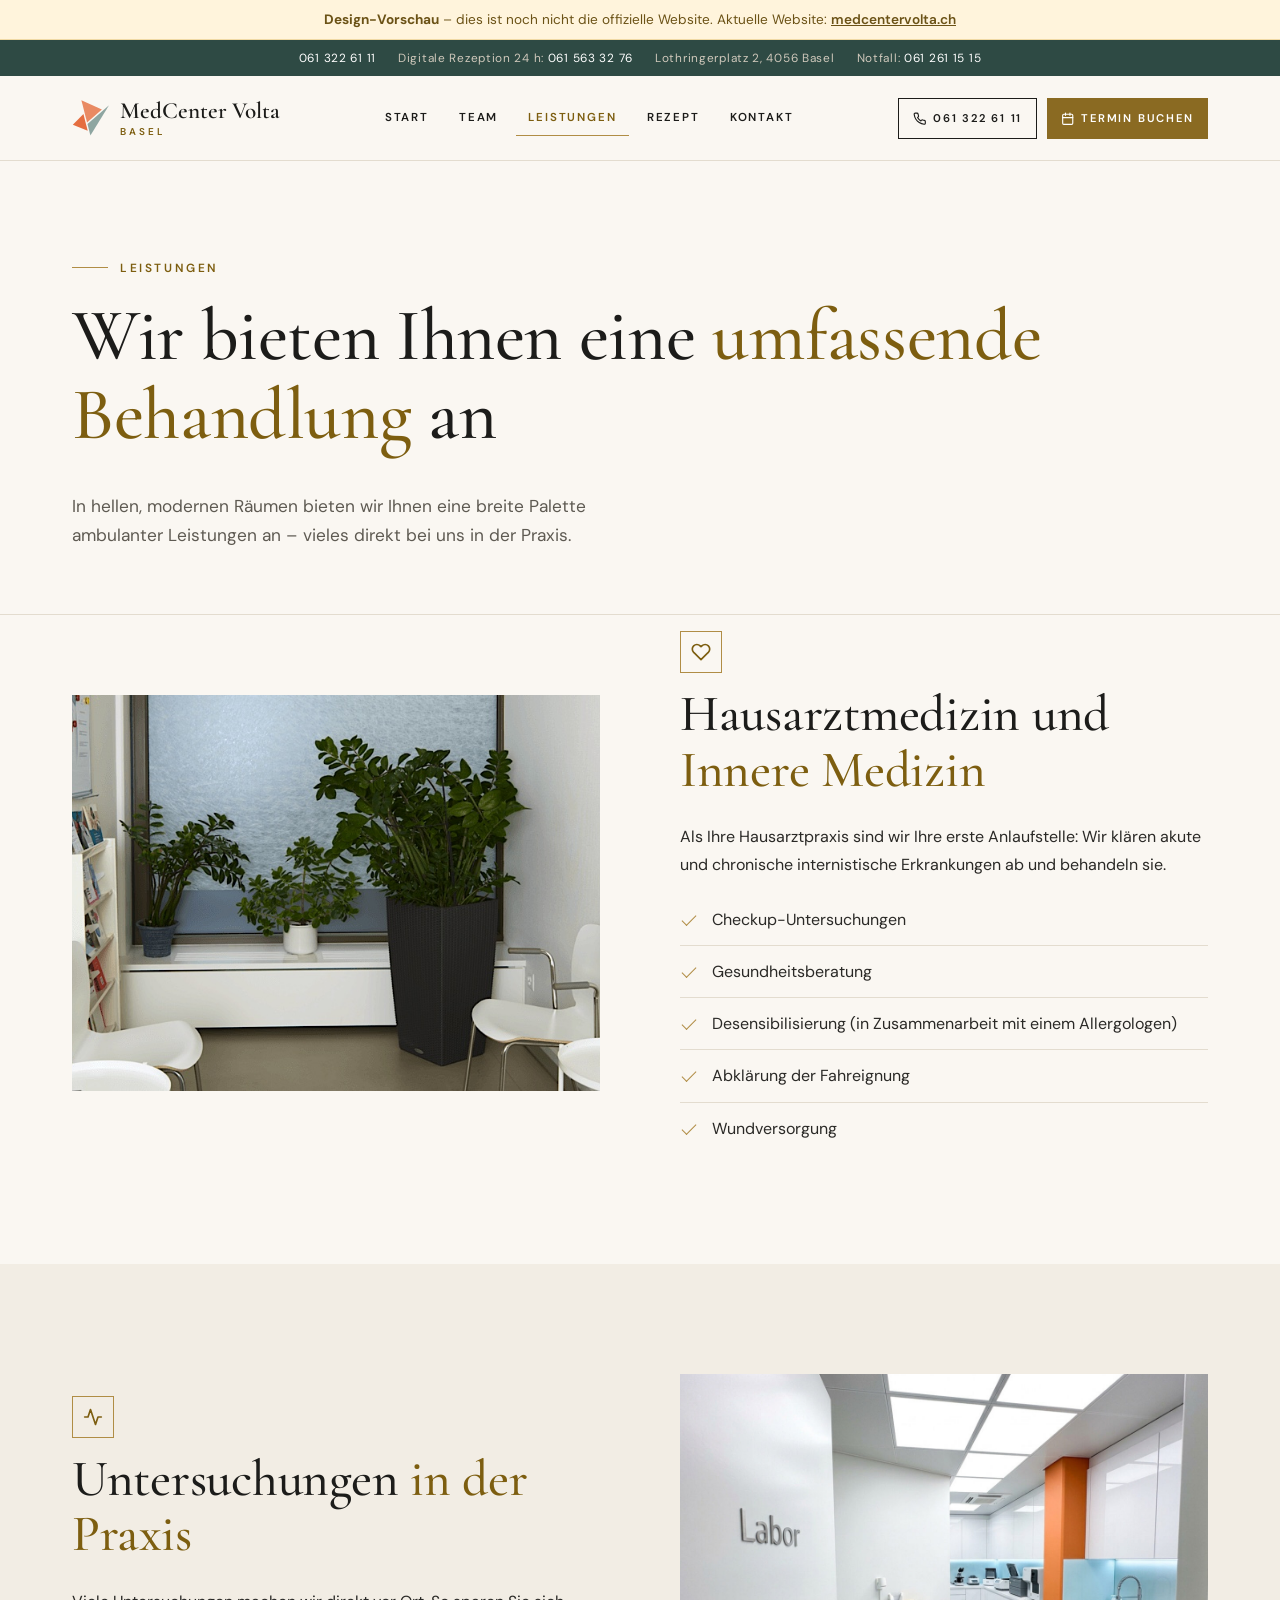
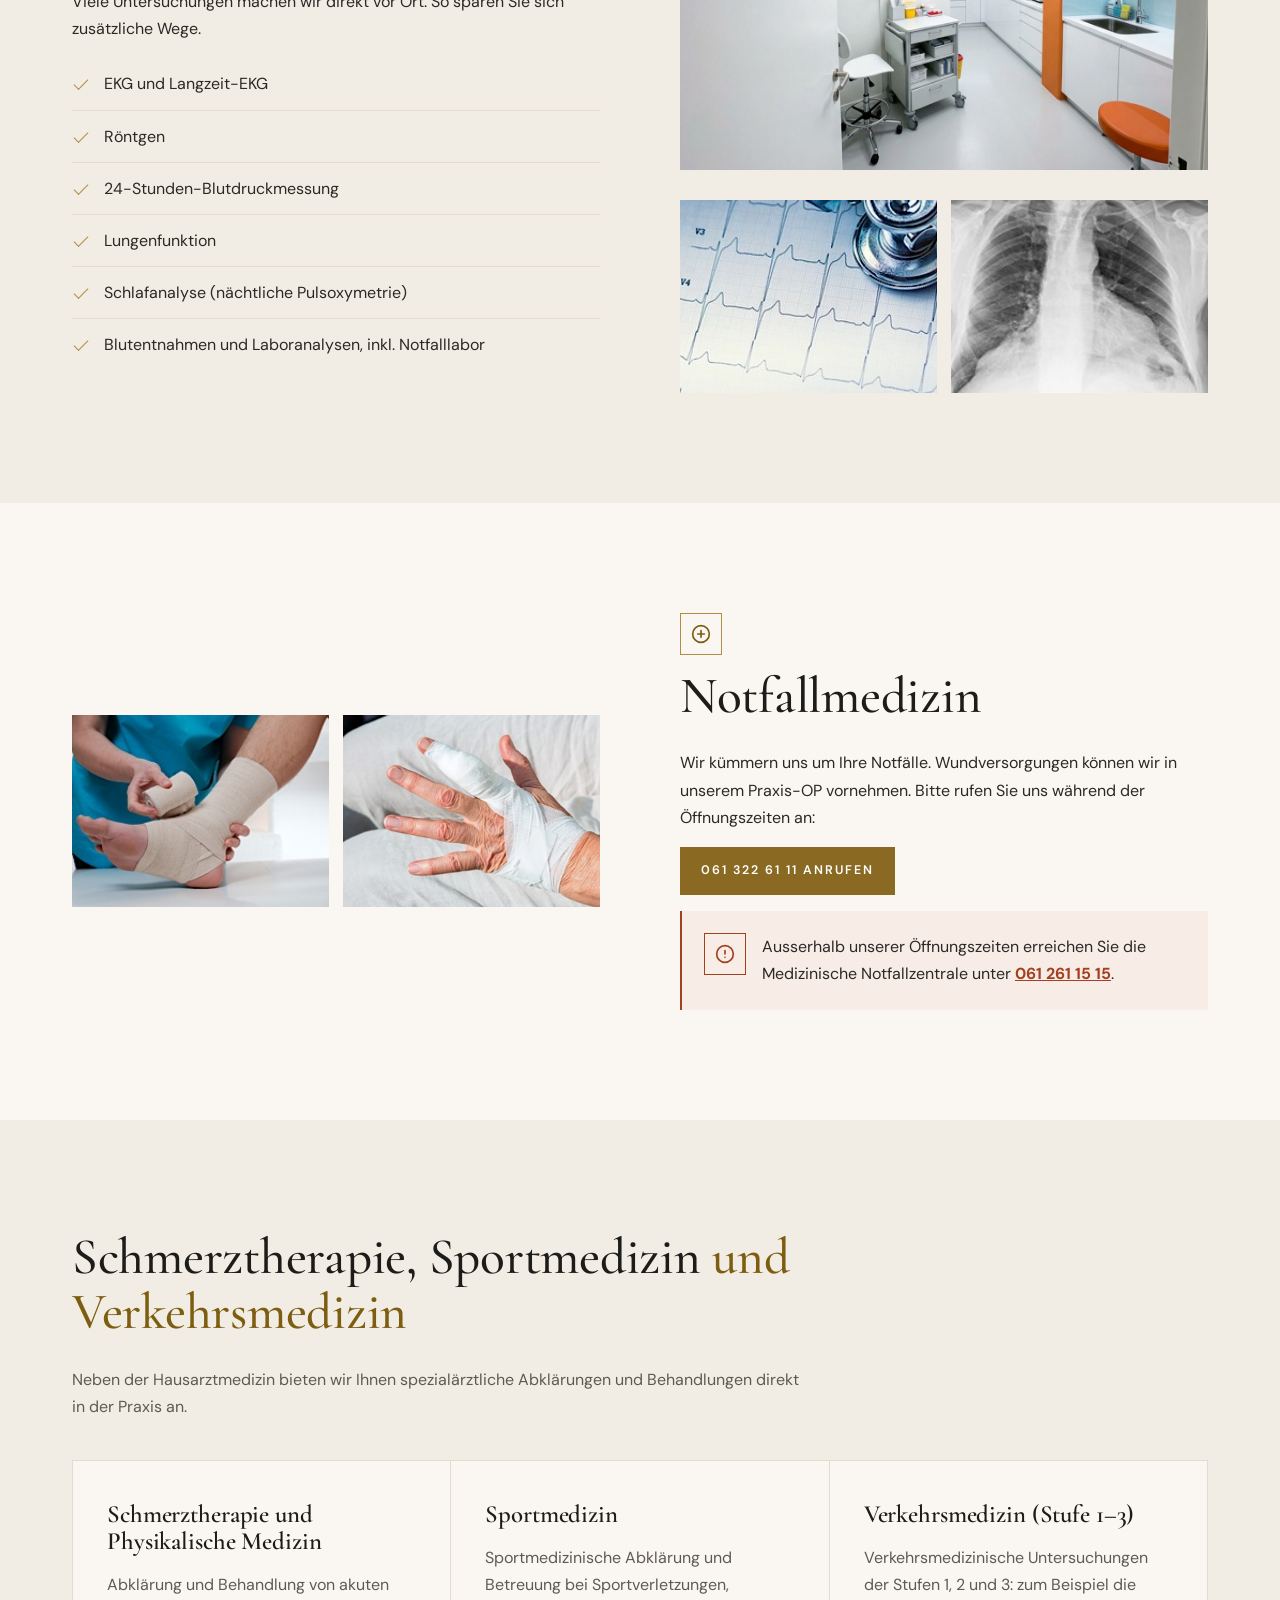
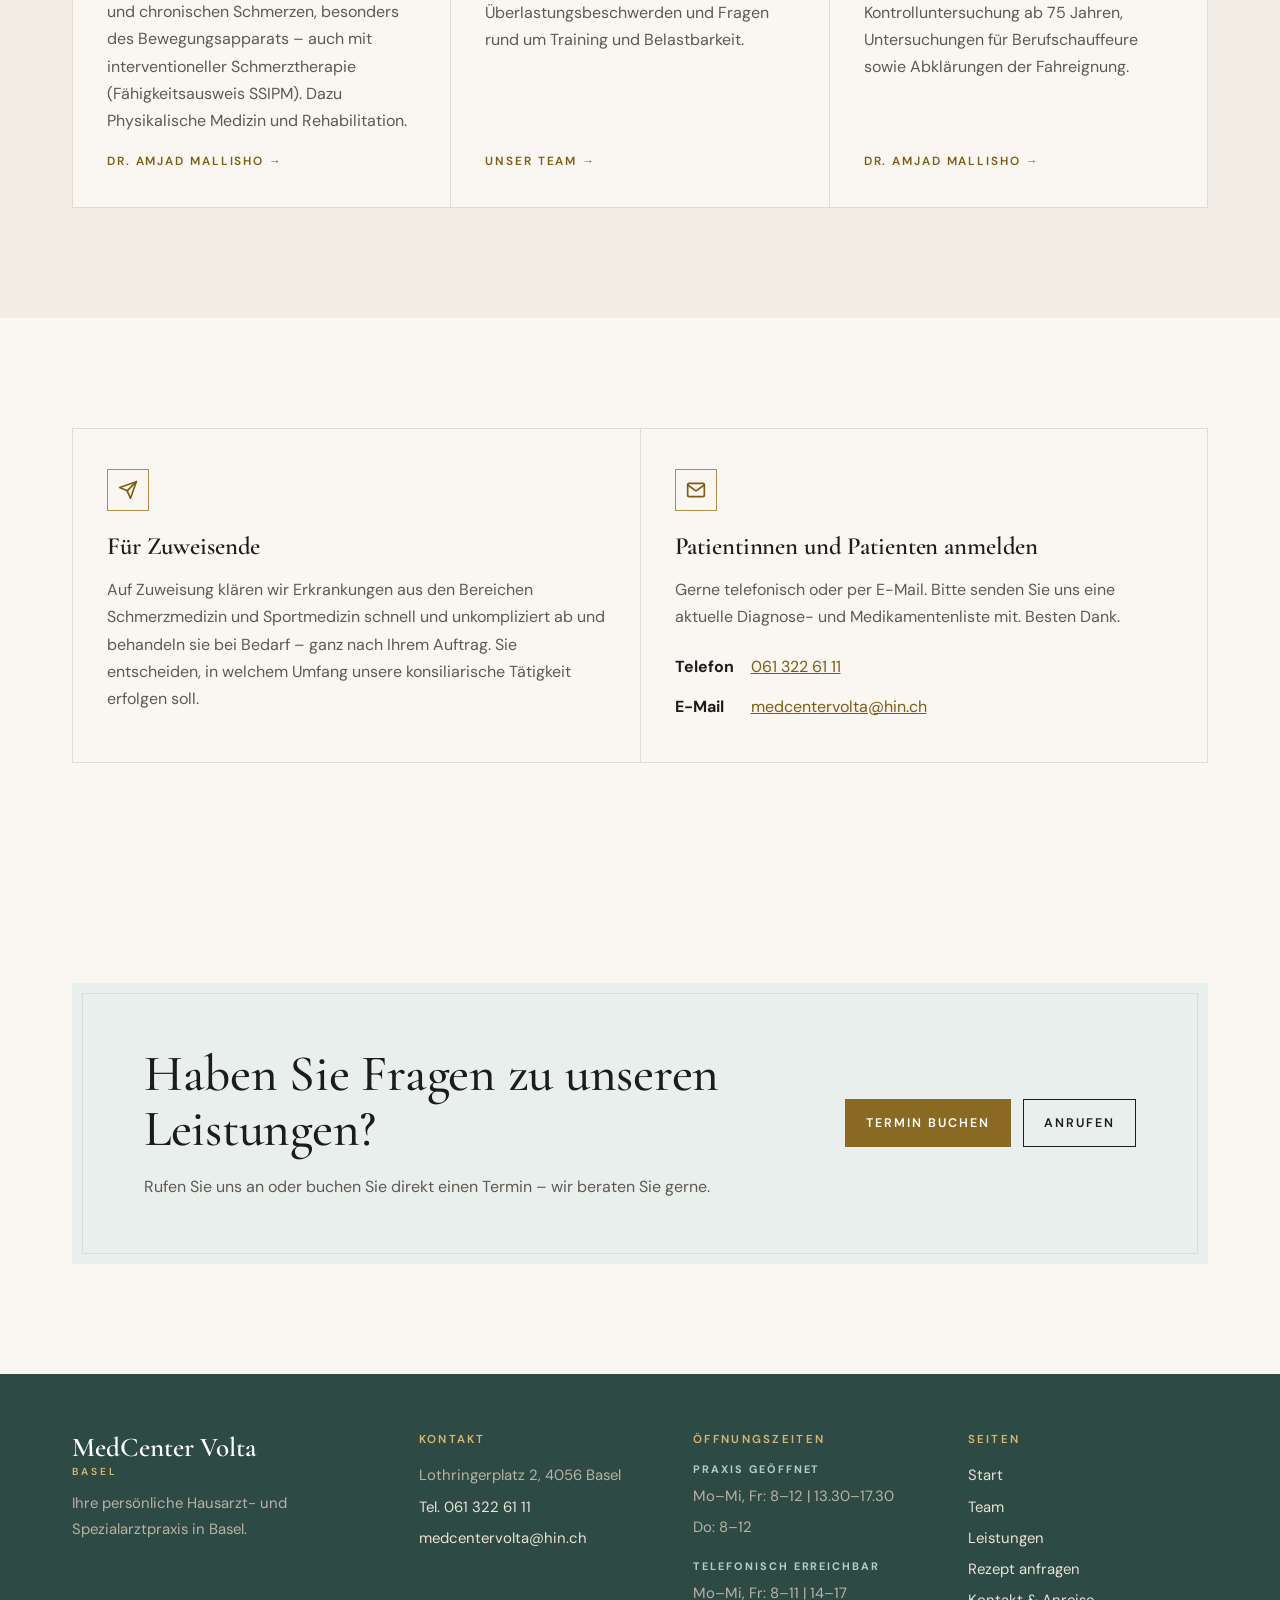
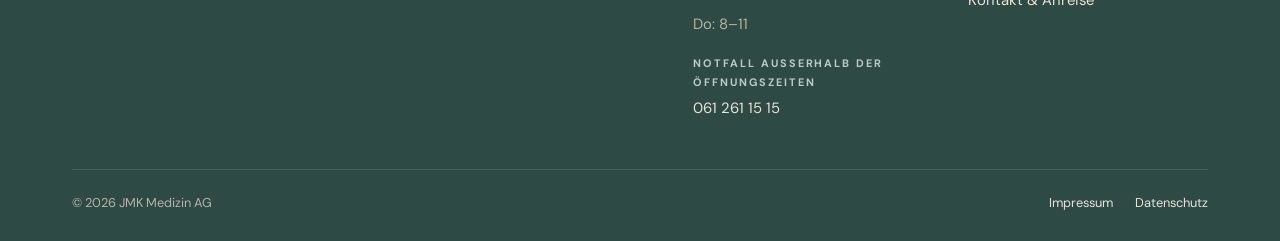
<file: leistungen.html>
<!doctype html>
<html lang="de-CH">
<head>
  <meta charset="utf-8">
  <meta name="viewport" content="width=device-width, initial-scale=1">
  <title>Leistungen – MedCenter Volta, Basel</title>
  <meta name="description" content="Hausarztmedizin, Innere Medizin, Untersuchungen in der Praxis und Notfallmedizin im MedCenter Volta, Basel.">
  <meta name="robots" content="noindex, nofollow">
  <link rel="icon" href="img/favicon.png" type="image/png">
  <link rel="stylesheet" href="css/fonts.css?v=2026-11-13">
  <link rel="stylesheet" href="css/style.css?v=2026-10-26b">
  <script src="js/menu.js?v=2026-10-02c" defer></script>
</head>
<body>
  <div class="preview-banner" role="note">
    <strong>Design-Vorschau</strong> – dies ist noch nicht die offizielle Website. Aktuelle Website: <a href="https://medcentervolta.ch">medcentervolta.ch</a>
  </div>
  <a class="skip-link" href="#inhalt">Zum Inhalt springen</a>

  <!-- ===== Info-Leiste ===== -->
  <div class="topbar">
    <div class="container">
      <span><a href="tel:+41613226111">061 322 61 11</a></span>
      <span>Digitale Rezeption 24 h: <a href="tel:+41615633276">061 563 32 76</a></span>
      <span class="topbar-extra">Lothringerplatz 2, 4056 Basel</span>
      <span class="topbar-extra">Notfall: <a href="tel:+41612611515">061 261 15 15</a></span>
    </div>
  </div>

  <!-- ===== Kopfzeile ===== -->
  <header class="site-header">
    <div class="container header-inner">
      <a class="logo" href="index.html" aria-label="MedCenter Volta – Startseite">
        <span class="logo-mark"><svg viewBox="92 0 102 98" aria-hidden="true"><polygon fill="#E98A63" points="117.212 1.676 132.419 60.935 172.24 26.008"/><polygon fill="#8EA6A1" points="141.435 95.789 133.588 65.206 191.403 14.471"/><polygon fill="#E56E40" points="122.622 38.417 134.137 83.276 94.177 67.019"/></svg></span>
        <span>MedCenter Volta<small>Basel</small></span>
      </a>

      <button class="menu-toggle" aria-expanded="false" aria-controls="main-nav">
        <svg viewBox="0 0 24 24" fill="none" stroke="currentColor" stroke-width="2" stroke-linecap="round" stroke-linejoin="round" aria-hidden="true"><line x1="3" y1="6" x2="21" y2="6"/><line x1="3" y1="12" x2="21" y2="12"/><line x1="3" y1="18" x2="21" y2="18"/></svg>
        Menü
      </button>

      <nav class="main-nav" id="main-nav" aria-label="Hauptnavigation">
        <ul>
          <li><a href="index.html">Start</a></li>
          <li><a href="team.html">Team</a></li>
          <li><a href="leistungen.html" aria-current="page">Leistungen</a></li>
          <li><a href="rezept.html">Rezept</a></li>
          <li><a href="kontakt.html">Kontakt</a></li>
        </ul>
      </nav>

      <div class="header-cta">
        <a class="btn btn-outline" href="tel:+41613226111">
          <svg viewBox="0 0 24 24" fill="none" stroke="currentColor" stroke-width="2" stroke-linecap="round" stroke-linejoin="round" aria-hidden="true"><path d="M22 16.92v3a2 2 0 0 1-2.18 2 19.79 19.79 0 0 1-8.63-3.07 19.5 19.5 0 0 1-6-6A19.79 19.79 0 0 1 2.12 4.18 2 2 0 0 1 4.11 2h3a2 2 0 0 1 2 1.72c.13.96.36 1.9.7 2.81a2 2 0 0 1-.45 2.11L8.09 9.91a16 16 0 0 0 6 6l1.27-1.27a2 2 0 0 1 2.11-.45c.91.34 1.85.57 2.81.7A2 2 0 0 1 22 16.92z"/></svg>
          061 322 61 11
        </a>
        <a class="btn btn-primary" href="https://termine.epaad.ch/mcv" target="_blank" rel="noopener">
          <svg viewBox="0 0 24 24" fill="none" stroke="currentColor" stroke-width="2" stroke-linecap="round" stroke-linejoin="round" aria-hidden="true"><rect x="3" y="4" width="18" height="18" rx="2"/><line x1="16" y1="2" x2="16" y2="6"/><line x1="8" y1="2" x2="8" y2="6"/><line x1="3" y1="10" x2="21" y2="10"/></svg>
          Termin buchen
        </a>
      </div>
    </div>
  </header>

  <main id="inhalt">
    <section class="page-hero">
      <div class="container">
        <span class="eyebrow">Leistungen</span>
        <h1>Wir bieten Ihnen eine <span class="gold">umfassende Behandlung</span> an</h1>
        <p class="lead">In hellen, modernen Räumen bieten wir Ihnen eine breite Palette ambulanter Leistungen an – vieles direkt bei uns in der Praxis.</p>
      </div>
    </section>

    <!-- Hausarztmedizin -->
    <section class="section" id="hausarzt" style="padding-top: 16px;">
      <div class="container split">
        <div class="media media-framed"><img src="img/praxis-wartezimmer.jpg" alt="Heller Wartebereich mit Pflanzen" width="1260" height="494" loading="lazy"></div>
        <div>
          <span class="icon" style="margin-bottom: 14px;"><svg viewBox="0 0 24 24" fill="none" stroke="currentColor" stroke-width="2" stroke-linecap="round" stroke-linejoin="round" aria-hidden="true"><path d="M20.84 4.61a5.5 5.5 0 0 0-7.78 0L12 5.67l-1.06-1.06a5.5 5.5 0 0 0-7.78 7.78l1.06 1.06L12 21.23l7.78-7.78 1.06-1.06a5.5 5.5 0 0 0 0-7.78z"/></svg></span>
          <h2>Hausarztmedizin und <span class="gold">Innere Medizin</span></h2>
          <p>Als Ihre Hausarztpraxis sind wir Ihre erste Anlaufstelle: Wir klären akute und chronische internistische Erkrankungen ab und behandeln sie.</p>
          <ul class="check-list">
            <li>Checkup-Untersuchungen</li>
            <li>Gesundheitsberatung</li>
            <li>Desensibilisierung (in Zusammenarbeit mit einem Allergologen)</li>
            <li>Abklärung der Fahreignung</li>
            <li>Wundversorgung</li>
          </ul>
        </div>
      </div>
    </section>

    <!-- Apparative Untersuchungen -->
    <section class="section section-soft" id="untersuchungen">
      <div class="container split split-reverse">
        <div>
          <div class="media media-framed"><img src="img/praxis-labor.jpg" alt="Praxislabor des MedCenter Volta" width="1200" height="900" loading="lazy"></div>
          <div class="thumb-row" style="margin-top: 30px;">
            <div class="media thumb"><img src="img/bild-ekg.jpg" alt="EKG-Kurve mit Stethoskop" width="270" height="180" loading="lazy"></div>
            <div class="media thumb"><img src="img/bild-roentgen.jpg" alt="Röntgenbild des Brustkorbs" width="215" height="215" loading="lazy"></div>
          </div>
        </div>
        <div>
          <span class="icon" style="margin-bottom: 14px;"><svg viewBox="0 0 24 24" fill="none" stroke="currentColor" stroke-width="2" stroke-linecap="round" stroke-linejoin="round" aria-hidden="true"><polyline points="22 12 18 12 15 21 9 3 6 12 2 12"/></svg></span>
          <h2>Untersuchungen <span class="gold">in der Praxis</span></h2>
          <p>Viele Untersuchungen machen wir direkt vor Ort. So sparen Sie sich zusätzliche Wege.</p>
          <ul class="check-list">
            <li>EKG und Langzeit-EKG</li>
            <li>Röntgen</li>
            <li>24-Stunden-Blutdruckmessung</li>
            <li>Lungenfunktion</li>
            <li>Schlafanalyse (nächtliche Pulsoxymetrie)</li>
            <li>Blutentnahmen und Laboranalysen, inkl. Notfalllabor</li>
          </ul>
        </div>
      </div>
    </section>

    <!-- Notfall -->
    <section class="section" id="notfall">
      <div class="container split">
        <div class="thumb-row">
            <div class="media thumb"><img src="img/bild-verband.jpg" alt="Fuss wird mit einer elastischen Binde verbunden" width="270" height="180" loading="lazy"></div>
            <div class="media thumb"><img src="img/bild-verband-hand.jpg" alt="Verbundene Hand" width="400" height="267" loading="lazy"></div>
          </div>
        <div>
          <span class="icon" style="margin-bottom: 14px;"><svg viewBox="0 0 24 24" fill="none" stroke="currentColor" stroke-width="2" stroke-linecap="round" stroke-linejoin="round" aria-hidden="true"><circle cx="12" cy="12" r="10"/><line x1="12" y1="8" x2="12" y2="16"/><line x1="8" y1="12" x2="16" y2="12"/></svg></span>
          <h2>Notfallmedizin</h2>
          <p>Wir kümmern uns um Ihre Notfälle. Wundversorgungen können wir in unserem Praxis-OP vornehmen. Bitte rufen Sie uns während der Öffnungszeiten an:</p>
          <p><a class="btn btn-primary" href="tel:+41613226111">061 322 61 11 anrufen</a></p>
          <div class="notice notice-emergency">
            <span class="icon"><svg viewBox="0 0 24 24" fill="none" stroke="currentColor" stroke-width="2" stroke-linecap="round" stroke-linejoin="round" aria-hidden="true"><circle cx="12" cy="12" r="10"/><line x1="12" y1="8" x2="12" y2="12"/><line x1="12" y1="16" x2="12.01" y2="16"/></svg></span>
            <p>Ausserhalb unserer Öffnungszeiten erreichen Sie die Medizinische Notfallzentrale unter <a href="tel:+41612611515">061 261 15 15</a>.</p>
          </div>
        </div>
      </div>
    </section>

    <!-- Spezialsprechstunden -->
    <section class="section section-soft" id="spezial">
      <div class="container">
        <div class="section-head">
          <h2>Schmerztherapie, Sportmedizin <span class="gold">und Verkehrsmedizin</span></h2>
          <p>Neben der Hausarztmedizin bieten wir Ihnen spezialärztliche Abklärungen und Behandlungen direkt in der Praxis an.</p>
        </div>
        <div class="cards">
          <article class="card" id="schmerztherapie">
            <h3>Schmerztherapie und Physikalische Medizin</h3>
            <p>Abklärung und Behandlung von akuten und chronischen Schmerzen, besonders des Bewegungsapparats – auch mit interventioneller Schmerztherapie (Fähigkeitsausweis SSIPM). Dazu Physikalische Medizin und Rehabilitation.</p>
            <a class="more" href="arzt-mallisho.html">Dr. Amjad Mallisho</a>
          </article>
          <article class="card" id="sportmedizin">
            <h3>Sportmedizin</h3>
            <p>Sportmedizinische Abklärung und Betreuung bei Sportverletzungen, Überlastungsbeschwerden und Fragen rund um Training und Belastbarkeit.</p>
            <a class="more" href="team.html">Unser Team</a>
          </article>
          <article class="card" id="verkehrsmedizin">
            <h3>Verkehrsmedizin (Stufe 1–3)</h3>
            <p>Verkehrsmedizinische Untersuchungen der Stufen 1, 2 und 3: zum Beispiel die Kontrolluntersuchung ab 75 Jahren, Untersuchungen für Berufschauffeure sowie Abklärungen der Fahreignung.</p>
            <a class="more" href="arzt-mallisho.html">Dr. Amjad Mallisho</a>
          </article>
        </div>
      </div>
    </section>

    <!-- Für Zuweisende -->
    <section class="section" id="zuweisende">
      <div class="container">
        <div class="cards cards-2">
          <article class="card">
            <span class="icon"><svg viewBox="0 0 24 24" fill="none" stroke="currentColor" stroke-width="2" stroke-linecap="round" stroke-linejoin="round" aria-hidden="true"><line x1="22" y1="2" x2="11" y2="13"/><polygon points="22 2 15 22 11 13 2 9 22 2"/></svg></span>
            <h3>Für Zuweisende</h3>
            <p>Auf Zuweisung klären wir Erkrankungen aus den Bereichen Schmerzmedizin und Sportmedizin schnell und unkompliziert ab und behandeln sie bei Bedarf – ganz nach Ihrem Auftrag. Sie entscheiden, in welchem Umfang unsere konsiliarische Tätigkeit erfolgen soll.</p>
          </article>
          <article class="card">
            <span class="icon"><svg viewBox="0 0 24 24" fill="none" stroke="currentColor" stroke-width="2" stroke-linecap="round" stroke-linejoin="round" aria-hidden="true"><path d="M4 4h16c1.1 0 2 .9 2 2v12c0 1.1-.9 2-2 2H4c-1.1 0-2-.9-2-2V6c0-1.1.9-2 2-2z"/><polyline points="22,6 12,13 2,6"/></svg></span>
            <h3>Patientinnen und Patienten anmelden</h3>
            <p>Gerne telefonisch oder per E-Mail. Bitte senden Sie uns eine aktuelle Diagnose- und Medikamentenliste mit. Besten Dank.</p>
            <ul class="contact-list">
              <li><strong>Telefon</strong> <a href="tel:+41613226111">061 322 61 11</a></li>
              <li><strong>E-Mail</strong> <a href="mailto:medcentervolta@hin.ch">medcentervolta@hin.ch</a></li>
            </ul>
          </article>
        </div>
      </div>
    </section>

    <section class="section">
      <div class="container">
        <div class="cta-band">
          <div>
            <h2>Haben Sie Fragen zu unseren Leistungen?</h2>
            <p>Rufen Sie uns an oder buchen Sie direkt einen Termin – wir beraten Sie gerne.</p>
          </div>
          <div class="btn-row">
            <a class="btn btn-primary" href="https://termine.epaad.ch/mcv" target="_blank" rel="noopener">Termin buchen</a>
            <a class="btn btn-outline" href="tel:+41613226111">Anrufen</a>
          </div>
        </div>
      </div>
    </section>
  </main>

  <!-- ===== Fusszeile ===== -->
  <footer class="site-footer">
    <div class="container">
      <div class="footer-grid">
        <div>
          <div class="footer-logo">MedCenter Volta<small>BASEL</small></div>
          <p style="margin-top: 14px;">Ihre persönliche Hausarzt- und Spezialarztpraxis in Basel.</p>
        </div>
        <div>
          <h3>Kontakt</h3>
          <ul>
            <li>Lothringerplatz 2, 4056 Basel</li>
            <li><a href="tel:+41613226111">Tel. 061 322 61 11</a></li>
            <li><a href="mailto:medcentervolta@hin.ch">medcentervolta@hin.ch</a></li>
          </ul>
        </div>
        <div>
          <h3>Öffnungszeiten</h3>
          <p class="hours-label">Praxis geöffnet</p>
          <ul>
            <li>Mo–Mi, Fr: 8–12 | 13.30–17.30</li>
            <li>Do: 8–12</li>
          </ul>
          <p class="hours-label">Telefonisch erreichbar</p>
          <ul>
            <li>Mo–Mi, Fr: 8–11 | 14–17</li>
            <li>Do: 8–11</li>
          </ul>
          <p class="hours-label">Notfall ausserhalb der Öffnungszeiten</p>
          <ul>
            <li><a href="tel:+41612611515">061 261 15 15</a></li>
          </ul>
        </div>
        <div>
          <h3>Seiten</h3>
          <ul>
            <li><a href="index.html">Start</a></li>
            <li><a href="team.html">Team</a></li>
            <li><a href="leistungen.html">Leistungen</a></li>
            <li><a href="rezept.html">Rezept anfragen</a></li>
            <li><a href="kontakt.html">Kontakt &amp; Anreise</a></li>
          </ul>
        </div>
      </div>
      <div class="footer-bottom">
        <span>© 2026 JMK Medizin AG</span>
        <nav aria-label="Rechtliches">
          <a href="impressum.html">Impressum</a>
          <a href="datenschutz.html">Datenschutz</a>
        </nav>
      </div>
    </div>
  </footer>

  <!-- ===== Mobile Aktionsleiste ===== -->
  <div class="mobile-bar">
    <a class="btn btn-outline" href="tel:+41613226111"><svg viewBox="0 0 24 24" fill="none" stroke="currentColor" stroke-width="2" stroke-linecap="round" stroke-linejoin="round" aria-hidden="true"><path d="M22 16.92v3a2 2 0 0 1-2.18 2 19.79 19.79 0 0 1-8.63-3.07 19.5 19.5 0 0 1-6-6A19.79 19.79 0 0 1 2.12 4.18 2 2 0 0 1 4.11 2h3a2 2 0 0 1 2 1.72c.13.96.36 1.9.7 2.81a2 2 0 0 1-.45 2.11L8.09 9.91a16 16 0 0 0 6 6l1.27-1.27a2 2 0 0 1 2.11-.45c.91.34 1.85.57 2.81.7A2 2 0 0 1 22 16.92z"/></svg>Anrufen</a>
    <a class="btn btn-outline" href="rezept.html" data-open-rezept><svg viewBox="0 0 24 24" fill="none" stroke="currentColor" stroke-width="2" stroke-linecap="round" stroke-linejoin="round" aria-hidden="true"><path d="M10.5 20.5 3.5 13.5a4.95 4.95 0 1 1 7-7l7 7a4.95 4.95 0 1 1-7 7Z"/><path d="m8.5 8.5 7 7"/></svg>Rezept</a>
    <a class="btn btn-primary" href="https://termine.epaad.ch/mcv" target="_blank" rel="noopener"><svg viewBox="0 0 24 24" fill="none" stroke="currentColor" stroke-width="2" stroke-linecap="round" stroke-linejoin="round" aria-hidden="true"><rect x="3" y="4" width="18" height="18" rx="2"/><line x1="16" y1="2" x2="16" y2="6"/><line x1="8" y1="2" x2="8" y2="6"/><line x1="3" y1="10" x2="21" y2="10"/></svg>Termin</a>
  </div>
</body>
</html>
</file>
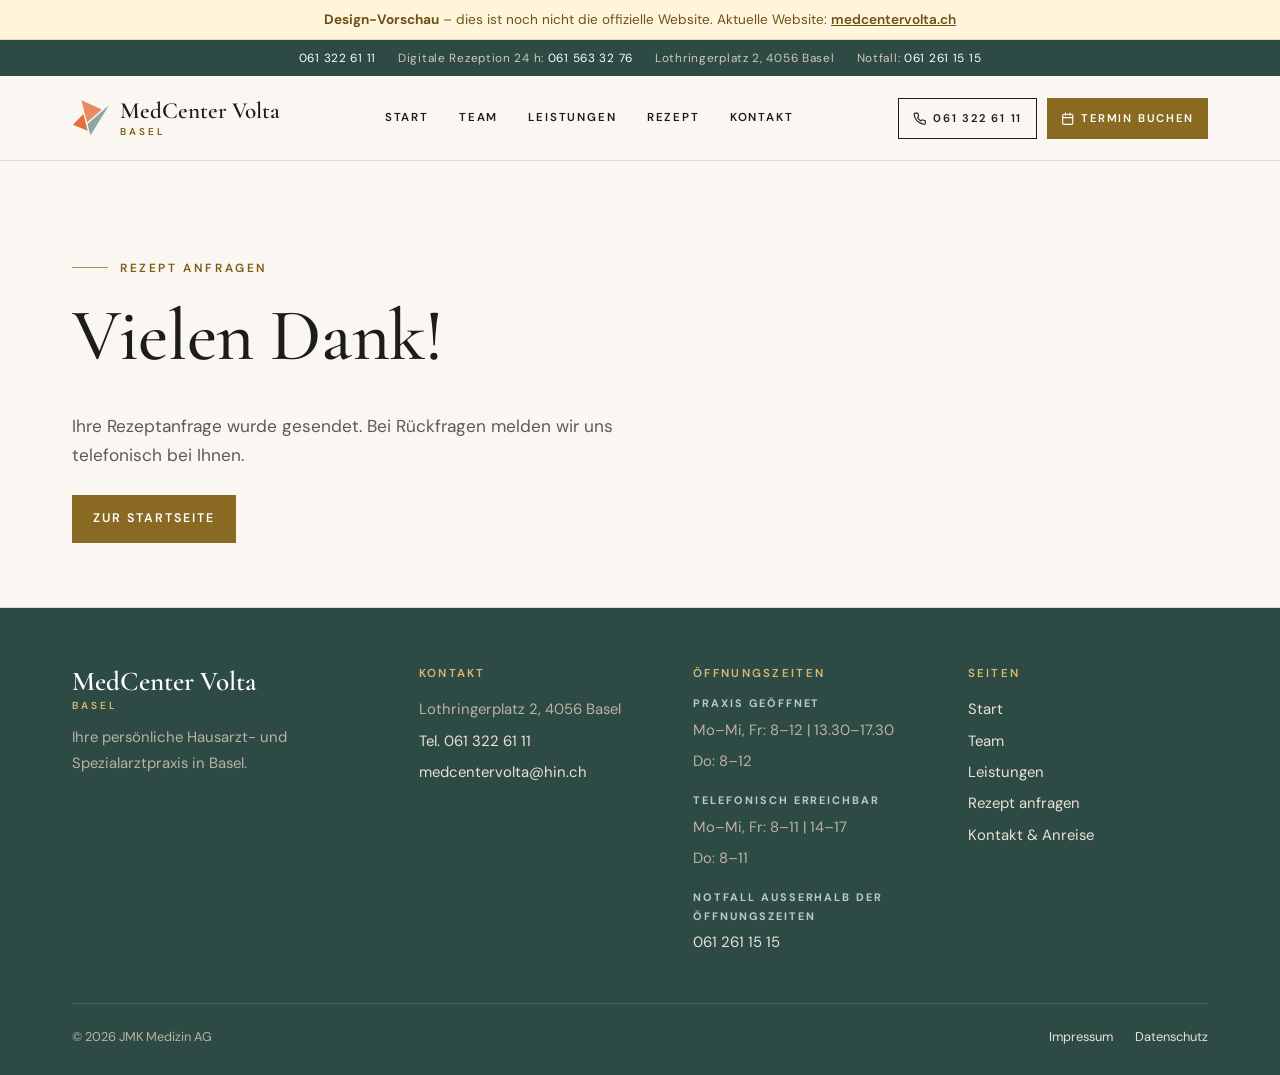
<file: rezept-danke.html>
<!doctype html>
<html lang="de-CH">
<head>
  <meta charset="utf-8">
  <meta name="viewport" content="width=device-width, initial-scale=1">
  <title>Vielen Dank – MedCenter Volta, Basel</title>
  <meta name="description" content="Ihre Rezeptanfrage wurde gesendet.">
  <meta name="robots" content="noindex, nofollow">
  <link rel="icon" href="img/favicon.png" type="image/png">
  <link rel="stylesheet" href="css/fonts.css?v=2026-11-13">
  <link rel="stylesheet" href="css/style.css?v=2026-10-26b">
  <script src="js/menu.js?v=2026-10-02c" defer></script>
</head>
<body>
  <div class="preview-banner" role="note">
    <strong>Design-Vorschau</strong> – dies ist noch nicht die offizielle Website. Aktuelle Website: <a href="https://medcentervolta.ch">medcentervolta.ch</a>
  </div>
  <a class="skip-link" href="#inhalt">Zum Inhalt springen</a>

  <!-- ===== Info-Leiste ===== -->
  <div class="topbar">
    <div class="container">
      <span><a href="tel:+41613226111">061 322 61 11</a></span>
      <span>Digitale Rezeption 24 h: <a href="tel:+41615633276">061 563 32 76</a></span>
      <span class="topbar-extra">Lothringerplatz 2, 4056 Basel</span>
      <span class="topbar-extra">Notfall: <a href="tel:+41612611515">061 261 15 15</a></span>
    </div>
  </div>

  <!-- ===== Kopfzeile ===== -->
  <header class="site-header">
    <div class="container header-inner">
      <a class="logo" href="index.html" aria-label="MedCenter Volta – Startseite">
        <span class="logo-mark"><svg viewBox="92 0 102 98" aria-hidden="true"><polygon fill="#E98A63" points="117.212 1.676 132.419 60.935 172.24 26.008"/><polygon fill="#8EA6A1" points="141.435 95.789 133.588 65.206 191.403 14.471"/><polygon fill="#E56E40" points="122.622 38.417 134.137 83.276 94.177 67.019"/></svg></span>
        <span>MedCenter Volta<small>Basel</small></span>
      </a>

      <button class="menu-toggle" aria-expanded="false" aria-controls="main-nav">
        <svg viewBox="0 0 24 24" fill="none" stroke="currentColor" stroke-width="2" stroke-linecap="round" stroke-linejoin="round" aria-hidden="true"><line x1="3" y1="6" x2="21" y2="6"/><line x1="3" y1="12" x2="21" y2="12"/><line x1="3" y1="18" x2="21" y2="18"/></svg>
        Menü
      </button>

      <nav class="main-nav" id="main-nav" aria-label="Hauptnavigation">
        <ul>
          <li><a href="index.html">Start</a></li>
          <li><a href="team.html">Team</a></li>
          <li><a href="leistungen.html">Leistungen</a></li>
          <li><a href="rezept.html">Rezept</a></li>
          <li><a href="kontakt.html">Kontakt</a></li>
        </ul>
      </nav>

      <div class="header-cta">
        <a class="btn btn-outline" href="tel:+41613226111">
          <svg viewBox="0 0 24 24" fill="none" stroke="currentColor" stroke-width="2" stroke-linecap="round" stroke-linejoin="round" aria-hidden="true"><path d="M22 16.92v3a2 2 0 0 1-2.18 2 19.79 19.79 0 0 1-8.63-3.07 19.5 19.5 0 0 1-6-6A19.79 19.79 0 0 1 2.12 4.18 2 2 0 0 1 4.11 2h3a2 2 0 0 1 2 1.72c.13.96.36 1.9.7 2.81a2 2 0 0 1-.45 2.11L8.09 9.91a16 16 0 0 0 6 6l1.27-1.27a2 2 0 0 1 2.11-.45c.91.34 1.85.57 2.81.7A2 2 0 0 1 22 16.92z"/></svg>
          061 322 61 11
        </a>
        <a class="btn btn-primary" href="https://termine.epaad.ch/mcv" target="_blank" rel="noopener">
          <svg viewBox="0 0 24 24" fill="none" stroke="currentColor" stroke-width="2" stroke-linecap="round" stroke-linejoin="round" aria-hidden="true"><rect x="3" y="4" width="18" height="18" rx="2"/><line x1="16" y1="2" x2="16" y2="6"/><line x1="8" y1="2" x2="8" y2="6"/><line x1="3" y1="10" x2="21" y2="10"/></svg>
          Termin buchen
        </a>
      </div>
    </div>
  </header>

  <main id="inhalt">
    <section class="page-hero">
      <div class="container">
        <span class="eyebrow">Rezept anfragen</span>
        <h1>Vielen Dank!</h1>
        <p class="lead">Ihre Rezeptanfrage wurde gesendet. Bei Rückfragen melden wir uns telefonisch bei Ihnen.</p>
        <div class="btn-row" style="margin-top: 24px;">
          <a class="btn btn-primary" href="index.html">Zur Startseite</a>
        </div>
      </div>
    </section>
  </main>

  <!-- ===== Fusszeile ===== -->
  <footer class="site-footer">
    <div class="container">
      <div class="footer-grid">
        <div>
          <div class="footer-logo">MedCenter Volta<small>BASEL</small></div>
          <p style="margin-top: 14px;">Ihre persönliche Hausarzt- und Spezialarztpraxis in Basel.</p>
        </div>
        <div>
          <h3>Kontakt</h3>
          <ul>
            <li>Lothringerplatz 2, 4056 Basel</li>
            <li><a href="tel:+41613226111">Tel. 061 322 61 11</a></li>
            <li><a href="mailto:medcentervolta@hin.ch">medcentervolta@hin.ch</a></li>
          </ul>
        </div>
        <div>
          <h3>Öffnungszeiten</h3>
          <p class="hours-label">Praxis geöffnet</p>
          <ul>
            <li>Mo–Mi, Fr: 8–12 | 13.30–17.30</li>
            <li>Do: 8–12</li>
          </ul>
          <p class="hours-label">Telefonisch erreichbar</p>
          <ul>
            <li>Mo–Mi, Fr: 8–11 | 14–17</li>
            <li>Do: 8–11</li>
          </ul>
          <p class="hours-label">Notfall ausserhalb der Öffnungszeiten</p>
          <ul>
            <li><a href="tel:+41612611515">061 261 15 15</a></li>
          </ul>
        </div>
        <div>
          <h3>Seiten</h3>
          <ul>
            <li><a href="index.html">Start</a></li>
            <li><a href="team.html">Team</a></li>
            <li><a href="leistungen.html">Leistungen</a></li>
            <li><a href="rezept.html">Rezept anfragen</a></li>
            <li><a href="kontakt.html">Kontakt &amp; Anreise</a></li>
          </ul>
        </div>
      </div>
      <div class="footer-bottom">
        <span>© 2026 JMK Medizin AG</span>
        <nav aria-label="Rechtliches">
          <a href="impressum.html">Impressum</a>
          <a href="datenschutz.html">Datenschutz</a>
        </nav>
      </div>
    </div>
  </footer>

  <!-- ===== Mobile Aktionsleiste ===== -->
  <div class="mobile-bar">
    <a class="btn btn-outline" href="tel:+41613226111"><svg viewBox="0 0 24 24" fill="none" stroke="currentColor" stroke-width="2" stroke-linecap="round" stroke-linejoin="round" aria-hidden="true"><path d="M22 16.92v3a2 2 0 0 1-2.18 2 19.79 19.79 0 0 1-8.63-3.07 19.5 19.5 0 0 1-6-6A19.79 19.79 0 0 1 2.12 4.18 2 2 0 0 1 4.11 2h3a2 2 0 0 1 2 1.72c.13.96.36 1.9.7 2.81a2 2 0 0 1-.45 2.11L8.09 9.91a16 16 0 0 0 6 6l1.27-1.27a2 2 0 0 1 2.11-.45c.91.34 1.85.57 2.81.7A2 2 0 0 1 22 16.92z"/></svg>Anrufen</a>
    <a class="btn btn-outline" href="rezept.html" data-open-rezept><svg viewBox="0 0 24 24" fill="none" stroke="currentColor" stroke-width="2" stroke-linecap="round" stroke-linejoin="round" aria-hidden="true"><path d="M10.5 20.5 3.5 13.5a4.95 4.95 0 1 1 7-7l7 7a4.95 4.95 0 1 1-7 7Z"/><path d="m8.5 8.5 7 7"/></svg>Rezept</a>
    <a class="btn btn-primary" href="https://termine.epaad.ch/mcv" target="_blank" rel="noopener"><svg viewBox="0 0 24 24" fill="none" stroke="currentColor" stroke-width="2" stroke-linecap="round" stroke-linejoin="round" aria-hidden="true"><rect x="3" y="4" width="18" height="18" rx="2"/><line x1="16" y1="2" x2="16" y2="6"/><line x1="8" y1="2" x2="8" y2="6"/><line x1="3" y1="10" x2="21" y2="10"/></svg>Termin</a>
  </div>
</body>
</html>
</file>
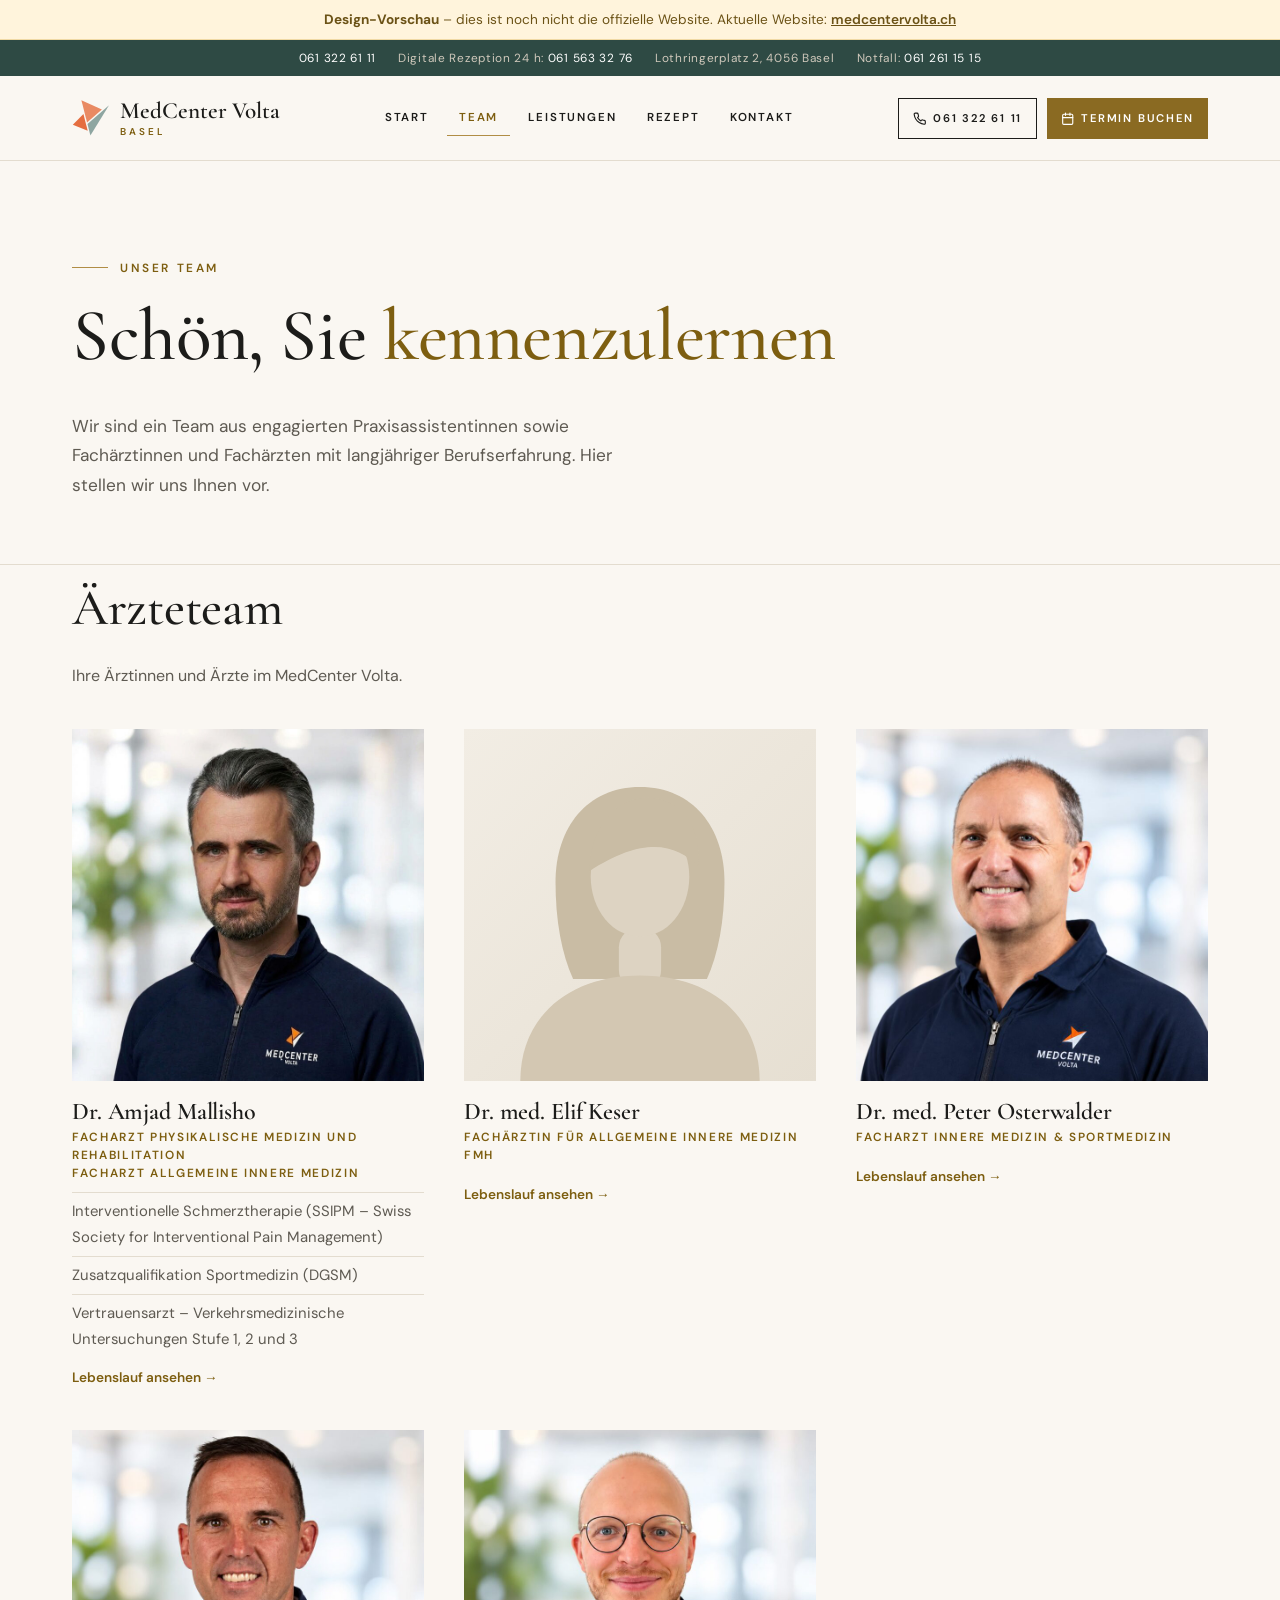
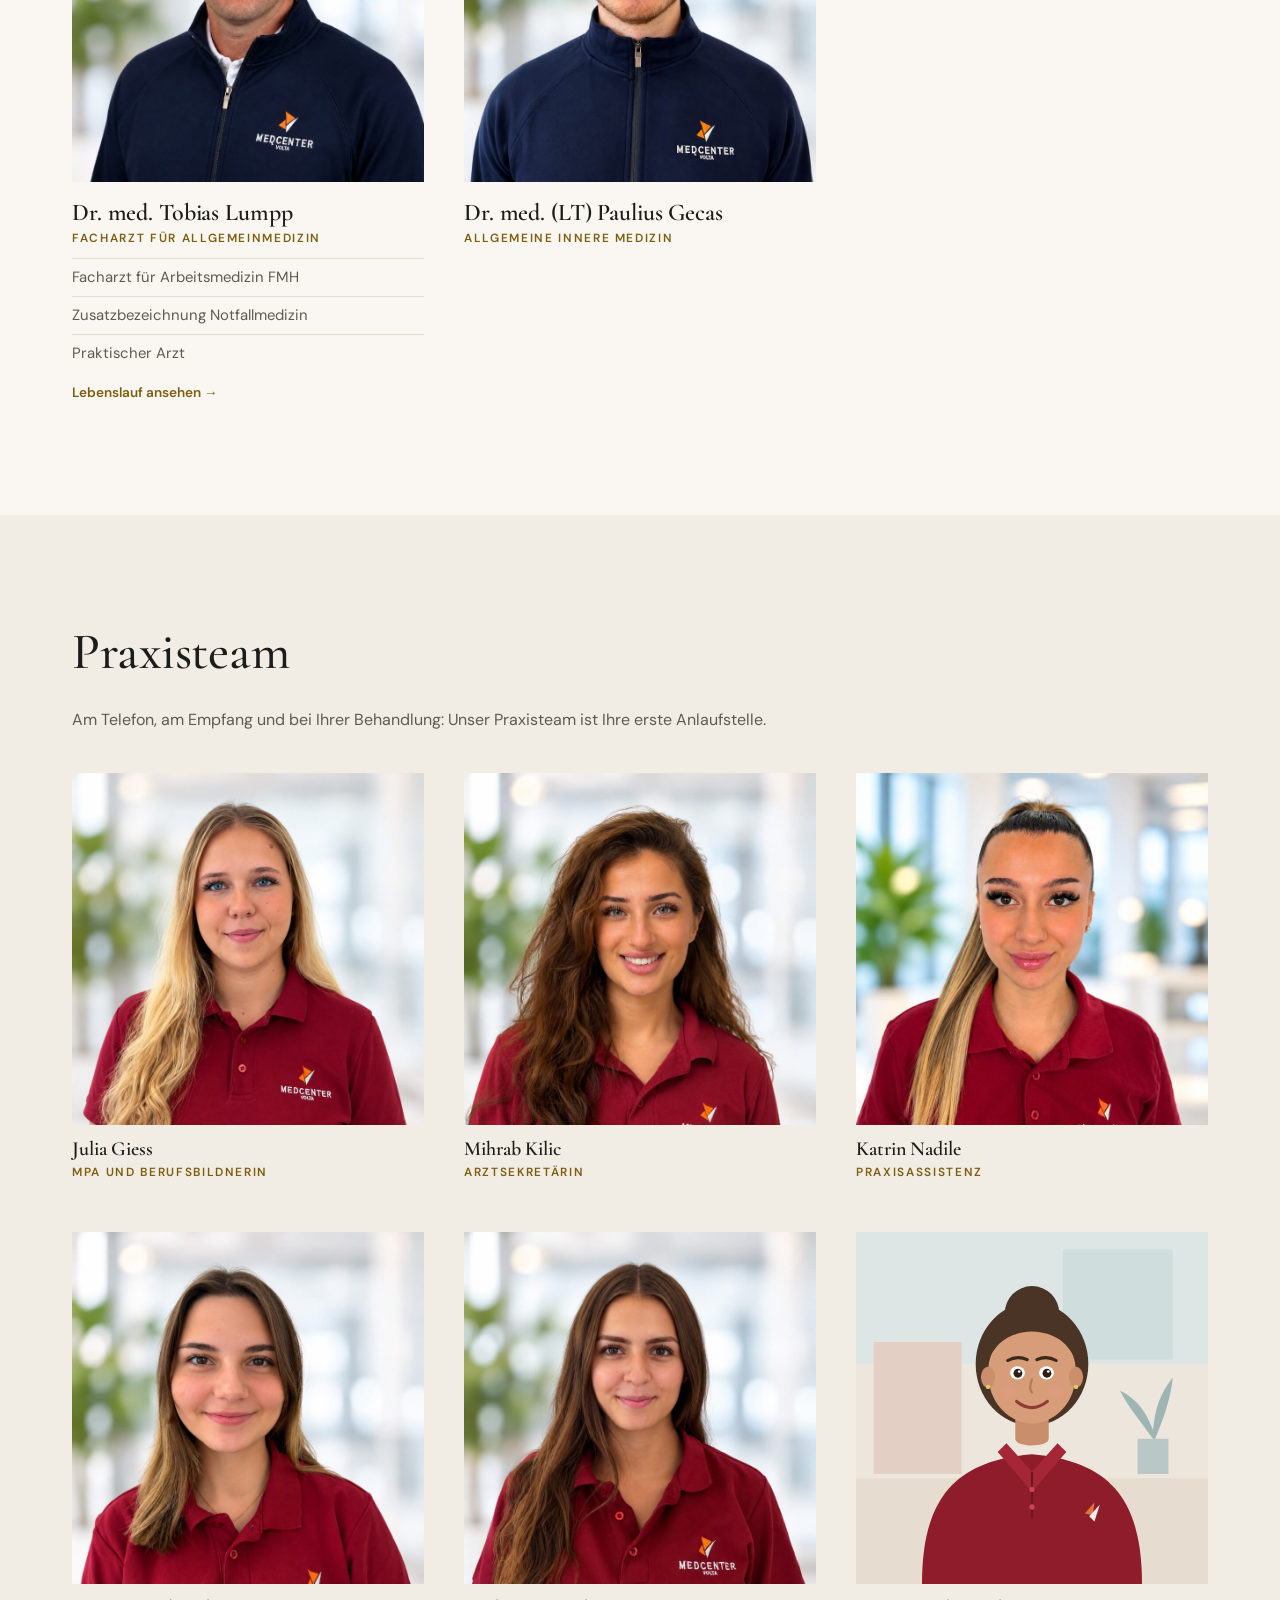
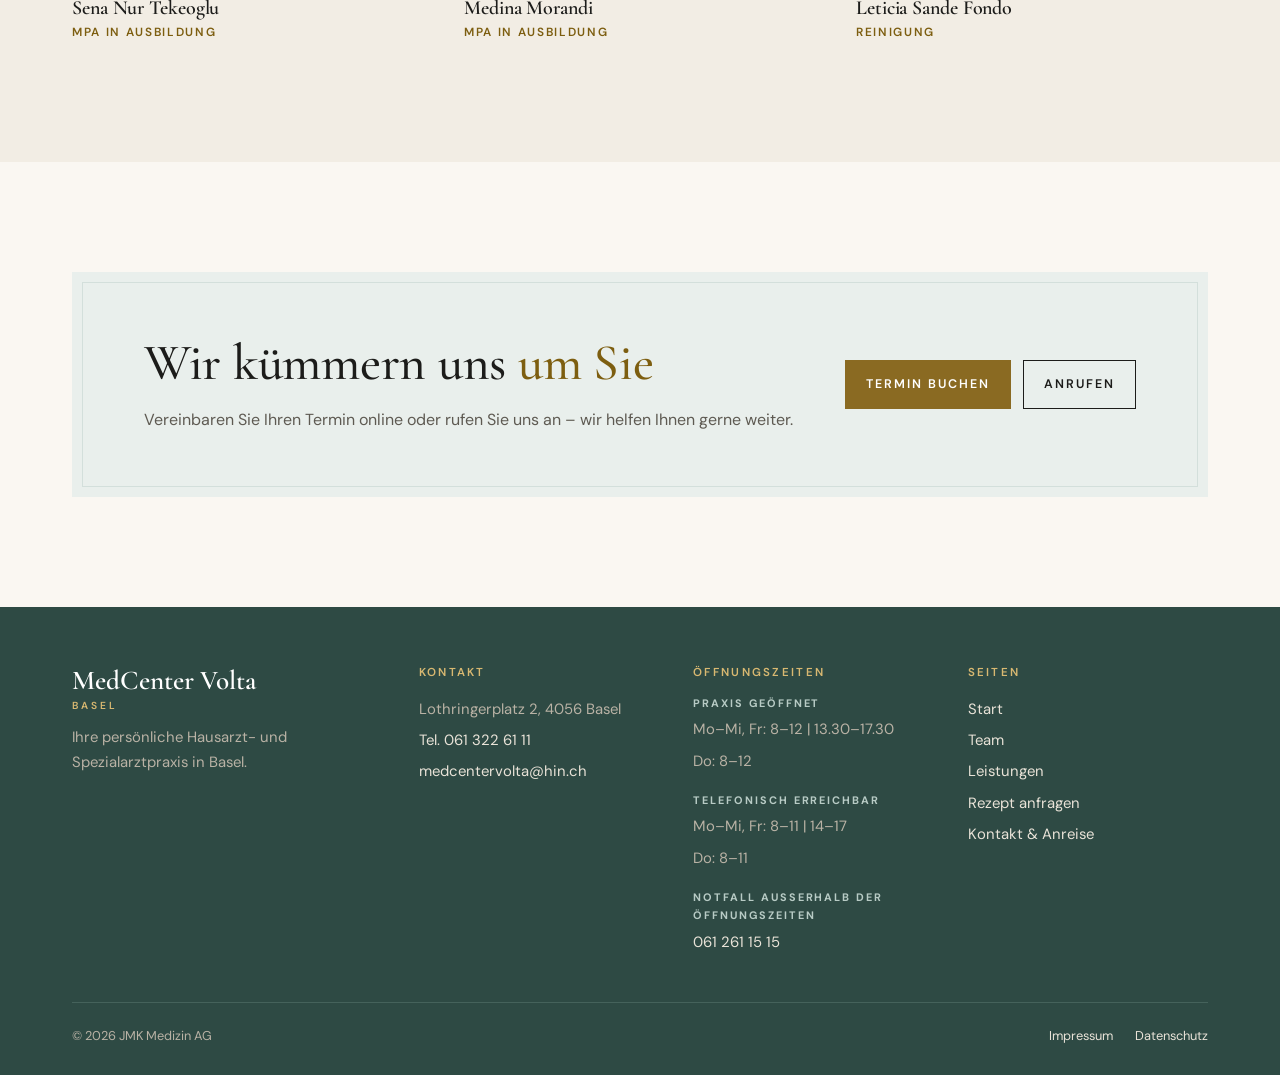
<file: team.html>
<!doctype html>
<html lang="de-CH">
<head>
  <meta charset="utf-8">
  <meta name="viewport" content="width=device-width, initial-scale=1">
  <meta name="robots" content="noindex, nofollow">
  <title>Team – MedCenter Volta, Basel</title>
  <meta name="description" content="Lernen Sie das Ärzte- und Praxisteam des MedCenter Volta in Basel kennen.">
  <link rel="icon" href="img/favicon.png" type="image/png">
  <link rel="stylesheet" href="css/fonts.css?v=2026-11-13">
  <link rel="stylesheet" href="css/style.css?v=2026-10-26b">
  <script src="js/menu.js?v=2026-10-02c" defer></script>
</head>
<body>
  <div class="preview-banner" role="note">
    <strong>Design-Vorschau</strong> – dies ist noch nicht die offizielle Website. Aktuelle Website: <a href="https://medcentervolta.ch">medcentervolta.ch</a>
  </div>
  <a class="skip-link" href="#inhalt">Zum Inhalt springen</a>

  <!-- ===== Info-Leiste ===== -->
  <div class="topbar">
    <div class="container">
      <span><a href="tel:+41613226111">061 322 61 11</a></span>
      <span>Digitale Rezeption 24 h: <a href="tel:+41615633276">061 563 32 76</a></span>
      <span class="topbar-extra">Lothringerplatz 2, 4056 Basel</span>
      <span class="topbar-extra">Notfall: <a href="tel:+41612611515">061 261 15 15</a></span>
    </div>
  </div>

  <!-- ===== Kopfzeile ===== -->
  <header class="site-header">
    <div class="container header-inner">
      <a class="logo" href="index.html" aria-label="MedCenter Volta – Startseite">
        <span class="logo-mark"><svg viewBox="92 0 102 98" aria-hidden="true"><polygon fill="#E98A63" points="117.212 1.676 132.419 60.935 172.24 26.008"/><polygon fill="#8EA6A1" points="141.435 95.789 133.588 65.206 191.403 14.471"/><polygon fill="#E56E40" points="122.622 38.417 134.137 83.276 94.177 67.019"/></svg></span>
        <span>MedCenter Volta<small>Basel</small></span>
      </a>

      <button class="menu-toggle" aria-expanded="false" aria-controls="main-nav">
        <svg viewBox="0 0 24 24" fill="none" stroke="currentColor" stroke-width="2" stroke-linecap="round" stroke-linejoin="round" aria-hidden="true"><line x1="3" y1="6" x2="21" y2="6"/><line x1="3" y1="12" x2="21" y2="12"/><line x1="3" y1="18" x2="21" y2="18"/></svg>
        Menü
      </button>

      <nav class="main-nav" id="main-nav" aria-label="Hauptnavigation">
        <ul>
          <li><a href="index.html">Start</a></li>
          <li><a href="team.html" aria-current="page">Team</a></li>
          <li><a href="leistungen.html">Leistungen</a></li>
          <li><a href="rezept.html">Rezept</a></li>
          <li><a href="kontakt.html">Kontakt</a></li>
        </ul>
      </nav>

      <div class="header-cta">
        <a class="btn btn-outline" href="tel:+41613226111">
          <svg viewBox="0 0 24 24" fill="none" stroke="currentColor" stroke-width="2" stroke-linecap="round" stroke-linejoin="round" aria-hidden="true"><path d="M22 16.92v3a2 2 0 0 1-2.18 2 19.79 19.79 0 0 1-8.63-3.07 19.5 19.5 0 0 1-6-6A19.79 19.79 0 0 1 2.12 4.18 2 2 0 0 1 4.11 2h3a2 2 0 0 1 2 1.72c.13.96.36 1.9.7 2.81a2 2 0 0 1-.45 2.11L8.09 9.91a16 16 0 0 0 6 6l1.27-1.27a2 2 0 0 1 2.11-.45c.91.34 1.85.57 2.81.7A2 2 0 0 1 22 16.92z"/></svg>
          061 322 61 11
        </a>
        <a class="btn btn-primary" href="https://termine.epaad.ch/mcv" target="_blank" rel="noopener">
          <svg viewBox="0 0 24 24" fill="none" stroke="currentColor" stroke-width="2" stroke-linecap="round" stroke-linejoin="round" aria-hidden="true"><rect x="3" y="4" width="18" height="18" rx="2"/><line x1="16" y1="2" x2="16" y2="6"/><line x1="8" y1="2" x2="8" y2="6"/><line x1="3" y1="10" x2="21" y2="10"/></svg>
          Termin buchen
        </a>
      </div>
    </div>
  </header>

  <main id="inhalt">
    <section class="page-hero">
      <div class="container">
        <span class="eyebrow">Unser Team</span>
        <h1>Schön, Sie <span class="gold">kennenzulernen</span></h1>
        <p class="lead">Wir sind ein Team aus engagierten Praxisassistentinnen sowie Fachärztinnen und Fachärzten mit langjähriger Berufserfahrung. Hier stellen wir uns Ihnen vor.</p>
      </div>
    </section>

    <section class="section" style="padding-top: 16px;">
      <div class="container">

        <div class="section-head">
          <h2>Ärzteteam</h2>
          <p>Ihre Ärztinnen und Ärzte im MedCenter Volta.</p>
        </div>

        <div class="team-grid">
          <article class="person">
            <a class="person-link" href="arzt-mallisho.html"><div class="media media-portrait"><img src="img/team-mallisho.jpg?v=2" alt="Dr. Amjad Mallisho" width="800" height="800" loading="lazy"></div>
            <h3>Dr. Amjad Mallisho</h3></a>
            <p class="role">Facharzt Physikalische Medizin und Rehabilitation<br>Facharzt Allgemeine Innere Medizin</p>
            <ul>
              <li>Interventionelle Schmerztherapie (SSIPM – Swiss Society for Interventional Pain Management)</li>
              <li>Zusatzqualifikation Sportmedizin (DGSM)</li>
              <li>Vertrauensarzt – Verkehrsmedizinische Untersuchungen Stufe 1, 2 und 3</li>
            </ul>
            <a class="profile-more" href="arzt-mallisho.html">Lebenslauf ansehen →</a>
          </article>

          <article class="person">
            <a class="person-link" href="arzt-keser.html"><div class="media media-portrait"><img src="img/ghost-female.svg" alt="Dr. med. Elif Keser" width="800" height="800" loading="lazy"></div>
            <h3>Dr. med. Elif Keser</h3></a>
            <p class="role">Fachärztin für Allgemeine Innere Medizin FMH</p>
            <a class="profile-more" href="arzt-keser.html">Lebenslauf ansehen →</a>
          </article>

          <article class="person">
            <a class="person-link" href="arzt-osterwalder.html"><div class="media media-portrait"><img src="img/team-osterwalder.jpg?v=2" alt="Dr. med. Peter Osterwalder" width="800" height="800" loading="lazy"></div>
            <h3>Dr. med. Peter Osterwalder</h3></a>
            <p class="role">Facharzt Innere Medizin &amp; Sportmedizin</p>
            <a class="profile-more" href="arzt-osterwalder.html">Lebenslauf ansehen →</a>
          </article>

          <article class="person">
            <a class="person-link" href="arzt-lumpp.html"><div class="media media-portrait"><img src="img/team-lumpp.jpg?v=2" alt="Dr. med. Tobias Lumpp" width="800" height="800" loading="lazy"></div>
            <h3>Dr. med. Tobias Lumpp</h3></a>
            <p class="role">Facharzt für Allgemeinmedizin</p>
            <ul>
              <li>Facharzt für Arbeitsmedizin FMH</li>
              <li>Zusatzbezeichnung Notfallmedizin</li>
              <li>Praktischer Arzt</li>
            </ul>
            <a class="profile-more" href="arzt-lumpp.html">Lebenslauf ansehen →</a>
          </article>

          <article class="person">
            <div class="media media-portrait"><img src="img/team-gecas.jpg" alt="Dr. med. (LT) Paulius Gecas" width="800" height="800" loading="lazy"></div>
            <h3>Dr. med. (LT) Paulius Gecas</h3>
            <p class="role">Allgemeine Innere Medizin</p>
          </article>
        </div>
      </div>
    </section>

    <section class="section section-soft">
      <div class="container">
        <div class="section-head">
          <h2>Praxisteam</h2>
          <p>Am Telefon, am Empfang und bei Ihrer Behandlung: Unser Praxisteam ist Ihre erste Anlaufstelle.</p>
        </div>

        <div class="team-grid team-grid-small">
          <article class="person">
            <div class="media media-portrait"><img src="img/team-giess.jpg" alt="Julia Giess" width="800" height="800" loading="lazy"></div>
            <h3>Julia Giess</h3>
            <p class="role">MPA und Berufsbildnerin</p>
          </article>
          <article class="person">
            <div class="media media-portrait"><img src="img/team-kilic.jpg?v=2" alt="Mihrab Kilic" width="800" height="800" loading="lazy"></div>
            <h3>Mihrab Kilic</h3>
            <p class="role">Arztsekretärin</p>
          </article>
          <article class="person">
            <div class="media media-portrait"><img src="img/team-nadile.jpg?v=2" alt="Katrin Nadile" width="800" height="800" loading="lazy"></div>
            <h3>Katrin Nadile</h3>
            <p class="role">Praxisassistenz</p>
          </article>
          <article class="person">
            <div class="media media-portrait"><img src="img/team-tekeoglu.jpg?v=2" alt="Sena Nur Tekeoglu" width="800" height="800" loading="lazy"></div>
            <h3>Sena Nur Tekeoglu</h3>
            <p class="role">MPA in Ausbildung</p>
          </article>
          <article class="person">
            <div class="media media-portrait"><img src="img/team-morandi.jpg?v=2" alt="Medina Morandi" width="800" height="800" loading="lazy"></div>
            <h3>Medina Morandi</h3>
            <p class="role">MPA in Ausbildung</p>
          </article>
          <article class="person">
            <div class="media media-portrait"><img src="img/team-sande-fondo.svg" alt="Illustriertes Porträt Leticia Sande Fondo" width="800" height="800" loading="lazy"></div>
            <h3>Leticia Sande Fondo</h3>
            <p class="role">Reinigung</p>
          </article>
        </div>
      </div>
    </section>

    <section class="section">
      <div class="container">
        <div class="cta-band">
          <div>
            <h2>Wir kümmern uns <span class="gold">um Sie</span></h2>
            <p>Vereinbaren Sie Ihren Termin online oder rufen Sie uns an – wir helfen Ihnen gerne weiter.</p>
          </div>
          <div class="btn-row">
            <a class="btn btn-primary" href="https://termine.epaad.ch/mcv" target="_blank" rel="noopener">Termin buchen</a>
            <a class="btn btn-outline" href="tel:+41613226111">Anrufen</a>
          </div>
        </div>
      </div>
    </section>
  </main>

  <!-- ===== Fusszeile ===== -->
  <footer class="site-footer">
    <div class="container">
      <div class="footer-grid">
        <div>
          <div class="footer-logo">MedCenter Volta<small>BASEL</small></div>
          <p style="margin-top: 14px;">Ihre persönliche Hausarzt- und Spezialarztpraxis in Basel.</p>
        </div>
        <div>
          <h3>Kontakt</h3>
          <ul>
            <li>Lothringerplatz 2, 4056 Basel</li>
            <li><a href="tel:+41613226111">Tel. 061 322 61 11</a></li>
            <li><a href="mailto:medcentervolta@hin.ch">medcentervolta@hin.ch</a></li>
          </ul>
        </div>
        <div>
          <h3>Öffnungszeiten</h3>
          <p class="hours-label">Praxis geöffnet</p>
          <ul>
            <li>Mo–Mi, Fr: 8–12 | 13.30–17.30</li>
            <li>Do: 8–12</li>
          </ul>
          <p class="hours-label">Telefonisch erreichbar</p>
          <ul>
            <li>Mo–Mi, Fr: 8–11 | 14–17</li>
            <li>Do: 8–11</li>
          </ul>
          <p class="hours-label">Notfall ausserhalb der Öffnungszeiten</p>
          <ul>
            <li><a href="tel:+41612611515">061 261 15 15</a></li>
          </ul>
        </div>
        <div>
          <h3>Seiten</h3>
          <ul>
            <li><a href="index.html">Start</a></li>
            <li><a href="team.html">Team</a></li>
            <li><a href="leistungen.html">Leistungen</a></li>
            <li><a href="rezept.html">Rezept anfragen</a></li>
            <li><a href="kontakt.html">Kontakt &amp; Anreise</a></li>
          </ul>
        </div>
      </div>
      <div class="footer-bottom">
        <span>© 2026 JMK Medizin AG</span>
        <nav aria-label="Rechtliches">
          <a href="impressum.html">Impressum</a>
          <a href="datenschutz.html">Datenschutz</a>
        </nav>
      </div>
    </div>
  </footer>

  <!-- ===== Mobile Aktionsleiste ===== -->
  <div class="mobile-bar">
    <a class="btn btn-outline" href="tel:+41613226111"><svg viewBox="0 0 24 24" fill="none" stroke="currentColor" stroke-width="2" stroke-linecap="round" stroke-linejoin="round" aria-hidden="true"><path d="M22 16.92v3a2 2 0 0 1-2.18 2 19.79 19.79 0 0 1-8.63-3.07 19.5 19.5 0 0 1-6-6A19.79 19.79 0 0 1 2.12 4.18 2 2 0 0 1 4.11 2h3a2 2 0 0 1 2 1.72c.13.96.36 1.9.7 2.81a2 2 0 0 1-.45 2.11L8.09 9.91a16 16 0 0 0 6 6l1.27-1.27a2 2 0 0 1 2.11-.45c.91.34 1.85.57 2.81.7A2 2 0 0 1 22 16.92z"/></svg>Anrufen</a>
    <a class="btn btn-outline" href="rezept.html" data-open-rezept><svg viewBox="0 0 24 24" fill="none" stroke="currentColor" stroke-width="2" stroke-linecap="round" stroke-linejoin="round" aria-hidden="true"><path d="M10.5 20.5 3.5 13.5a4.95 4.95 0 1 1 7-7l7 7a4.95 4.95 0 1 1-7 7Z"/><path d="m8.5 8.5 7 7"/></svg>Rezept</a>
    <a class="btn btn-primary" href="https://termine.epaad.ch/mcv" target="_blank" rel="noopener"><svg viewBox="0 0 24 24" fill="none" stroke="currentColor" stroke-width="2" stroke-linecap="round" stroke-linejoin="round" aria-hidden="true"><rect x="3" y="4" width="18" height="18" rx="2"/><line x1="16" y1="2" x2="16" y2="6"/><line x1="8" y1="2" x2="8" y2="6"/><line x1="3" y1="10" x2="21" y2="10"/></svg>Termin</a>
  </div>
</body>
</html>
</file>
<file: css/fonts.css>
/* Schriften lokal (keine Verbindung zu Google) – Quelle: Fontsource, SIL Open Font License */
/* cormorant-garamond-latin-ext-500-normal */
@font-face {
  font-family: 'Cormorant Garamond';
  font-style: normal;
  font-display: swap;
  font-weight: 500;
  src: url(../fonts/cormorant-garamond-latin-ext-500-normal.woff2) format('woff2');
  unicode-range: U+0100-02BA,U+02BD-02C5,U+02C7-02CC,U+02CE-02D7,U+02DD-02FF,U+0304,U+0308,U+0329,U+1D00-1DBF,U+1E00-1E9F,U+1EF2-1EFF,U+2020,U+20A0-20AB,U+20AD-20C0,U+2113,U+2C60-2C7F,U+A720-A7FF;
}
/* cormorant-garamond-latin-500-normal */
@font-face {
  font-family: 'Cormorant Garamond';
  font-style: normal;
  font-display: swap;
  font-weight: 500;
  src: url(../fonts/cormorant-garamond-latin-500-normal.woff2) format('woff2');
  unicode-range: U+0000-00FF,U+0131,U+0152-0153,U+02BB-02BC,U+02C6,U+02DA,U+02DC,U+0304,U+0308,U+0329,U+2000-206F,U+20AC,U+2122,U+2191,U+2193,U+2212,U+2215,U+FEFF,U+FFFD;
}
/* cormorant-garamond-latin-ext-600-normal */
@font-face {
  font-family: 'Cormorant Garamond';
  font-style: normal;
  font-display: swap;
  font-weight: 600;
  src: url(../fonts/cormorant-garamond-latin-ext-600-normal.woff2) format('woff2');
  unicode-range: U+0100-02BA,U+02BD-02C5,U+02C7-02CC,U+02CE-02D7,U+02DD-02FF,U+0304,U+0308,U+0329,U+1D00-1DBF,U+1E00-1E9F,U+1EF2-1EFF,U+2020,U+20A0-20AB,U+20AD-20C0,U+2113,U+2C60-2C7F,U+A720-A7FF;
}
/* cormorant-garamond-latin-600-normal */
@font-face {
  font-family: 'Cormorant Garamond';
  font-style: normal;
  font-display: swap;
  font-weight: 600;
  src: url(../fonts/cormorant-garamond-latin-600-normal.woff2) format('woff2');
  unicode-range: U+0000-00FF,U+0131,U+0152-0153,U+02BB-02BC,U+02C6,U+02DA,U+02DC,U+0304,U+0308,U+0329,U+2000-206F,U+20AC,U+2122,U+2191,U+2193,U+2212,U+2215,U+FEFF,U+FFFD;
}
/* dm-sans-latin-ext-400-normal */
@font-face {
  font-family: 'DM Sans';
  font-style: normal;
  font-display: swap;
  font-weight: 400;
  src: url(../fonts/dm-sans-latin-ext-400-normal.woff2) format('woff2');
  unicode-range: U+0100-02BA,U+02BD-02C5,U+02C7-02CC,U+02CE-02D7,U+02DD-02FF,U+0304,U+0308,U+0329,U+1D00-1DBF,U+1E00-1E9F,U+1EF2-1EFF,U+2020,U+20A0-20AB,U+20AD-20C0,U+2113,U+2C60-2C7F,U+A720-A7FF;
}
/* dm-sans-latin-400-normal */
@font-face {
  font-family: 'DM Sans';
  font-style: normal;
  font-display: swap;
  font-weight: 400;
  src: url(../fonts/dm-sans-latin-400-normal.woff2) format('woff2');
  unicode-range: U+0000-00FF,U+0131,U+0152-0153,U+02BB-02BC,U+02C6,U+02DA,U+02DC,U+0304,U+0308,U+0329,U+2000-206F,U+20AC,U+2122,U+2191,U+2193,U+2212,U+2215,U+FEFF,U+FFFD;
}
/* dm-sans-latin-ext-500-normal */
@font-face {
  font-family: 'DM Sans';
  font-style: normal;
  font-display: swap;
  font-weight: 500;
  src: url(../fonts/dm-sans-latin-ext-500-normal.woff2) format('woff2');
  unicode-range: U+0100-02BA,U+02BD-02C5,U+02C7-02CC,U+02CE-02D7,U+02DD-02FF,U+0304,U+0308,U+0329,U+1D00-1DBF,U+1E00-1E9F,U+1EF2-1EFF,U+2020,U+20A0-20AB,U+20AD-20C0,U+2113,U+2C60-2C7F,U+A720-A7FF;
}
/* dm-sans-latin-500-normal */
@font-face {
  font-family: 'DM Sans';
  font-style: normal;
  font-display: swap;
  font-weight: 500;
  src: url(../fonts/dm-sans-latin-500-normal.woff2) format('woff2');
  unicode-range: U+0000-00FF,U+0131,U+0152-0153,U+02BB-02BC,U+02C6,U+02DA,U+02DC,U+0304,U+0308,U+0329,U+2000-206F,U+20AC,U+2122,U+2191,U+2193,U+2212,U+2215,U+FEFF,U+FFFD;
}
/* dm-sans-latin-ext-600-normal */
@font-face {
  font-family: 'DM Sans';
  font-style: normal;
  font-display: swap;
  font-weight: 600;
  src: url(../fonts/dm-sans-latin-ext-600-normal.woff2) format('woff2');
  unicode-range: U+0100-02BA,U+02BD-02C5,U+02C7-02CC,U+02CE-02D7,U+02DD-02FF,U+0304,U+0308,U+0329,U+1D00-1DBF,U+1E00-1E9F,U+1EF2-1EFF,U+2020,U+20A0-20AB,U+20AD-20C0,U+2113,U+2C60-2C7F,U+A720-A7FF;
}
/* dm-sans-latin-600-normal */
@font-face {
  font-family: 'DM Sans';
  font-style: normal;
  font-display: swap;
  font-weight: 600;
  src: url(../fonts/dm-sans-latin-600-normal.woff2) format('woff2');
  unicode-range: U+0000-00FF,U+0131,U+0152-0153,U+02BB-02BC,U+02C6,U+02DA,U+02DC,U+0304,U+0308,U+0329,U+2000-206F,U+20AC,U+2122,U+2191,U+2193,U+2212,U+2215,U+FEFF,U+FFFD;
}
/* dm-sans-latin-ext-700-normal */
@font-face {
  font-family: 'DM Sans';
  font-style: normal;
  font-display: swap;
  font-weight: 700;
  src: url(../fonts/dm-sans-latin-ext-700-normal.woff2) format('woff2');
  unicode-range: U+0100-02BA,U+02BD-02C5,U+02C7-02CC,U+02CE-02D7,U+02DD-02FF,U+0304,U+0308,U+0329,U+1D00-1DBF,U+1E00-1E9F,U+1EF2-1EFF,U+2020,U+20A0-20AB,U+20AD-20C0,U+2113,U+2C60-2C7F,U+A720-A7FF;
}
/* dm-sans-latin-700-normal */
@font-face {
  font-family: 'DM Sans';
  font-style: normal;
  font-display: swap;
  font-weight: 700;
  src: url(../fonts/dm-sans-latin-700-normal.woff2) format('woff2');
  unicode-range: U+0000-00FF,U+0131,U+0152-0153,U+02BB-02BC,U+02C6,U+02DA,U+02DC,U+0304,U+0308,U+0329,U+2000-206F,U+20AC,U+2122,U+2191,U+2193,U+2212,U+2215,U+FEFF,U+FFFD;
}
</file>
<file: css/style.css>
/* ==========================================================
   MedCenter Volta – Design „Creme & Gold“
   Mobile first: Basis-Stile gelten für Handys,
   Media Queries weiter unten erweitern für Tablet/Desktop.
   ========================================================== */

:root {
  /* Farben: warmes Creme, Sand, Dunkel – eine Akzentfarbe Gold */
  --cream: #faf7f2;
  --sand: #f2ede4;
  --sand-2: #ede8df;
  --ink: #1c1c1a;
  --dark: #1c1c1a;
  --darker: #2e4a44;        /* Tannengrün: obere Leiste + Fusszeile */
  --sage-light: #e9efec;    /* helles Salbeigrün: Flächen statt Schwarz */
  --sage-line: #d3dfdb;
  --text: #2a2926;
  --muted: #5e5a52;
  --line: #e3dccf;
  --line-dark: #45625b;

  --gold: #8a6a22;        /* Buttons (weisse Schrift gut lesbar) */
  --gold-text: #7d5e10;   /* Labels, Links auf hellem Grund */
  --gold-soft: #b08d45;   /* nur Linien/Deko */
  --gold-light: #d8b871;  /* Gold auf dunklem Grund */

  --danger: #a3401f;
  --danger-soft: #f8ece6;

  --max: 1200px;
  --serif: "Cormorant Garamond", Georgia, "Times New Roman", serif;
  --sans: "DM Sans", -apple-system, BlinkMacSystemFont, "Segoe UI", Roboto, Arial, sans-serif;
}

*,
*::before,
*::after { box-sizing: border-box; }

html { scroll-behavior: smooth; }

body {
  margin: 0;
  font-family: var(--sans);
  font-size: 1rem;
  line-height: 1.7;
  color: var(--text);
  background: var(--cream);
  -webkit-font-smoothing: antialiased;
  padding-bottom: 76px; /* Platz für die mobile Aktionsleiste */
}

img { max-width: 100%; display: block; }

a { color: var(--gold-text); }
a:hover { color: var(--ink); }

h1, h2, h3 {
  font-family: var(--serif);
  font-weight: 500;
  line-height: 1.08;
  color: var(--ink);
  margin: 0 0 0.5em;
  letter-spacing: -0.005em;
}
h1 { font-size: clamp(2.6rem, 9vw, 4.6rem); }
h2 { font-size: clamp(2.1rem, 6vw, 3.2rem); }
h3 { font-size: 1.55rem; font-weight: 600; }

/* Ein Teil der Überschrift in Gold – wie im Vorbild */
.gold { color: var(--gold-text); }

p { margin: 0 0 1em; }

.container {
  width: 100%;
  max-width: var(--max);
  margin: 0 auto;
  padding: 0 20px;
}

.skip-link {
  position: absolute;
  left: -999px;
  top: 8px;
  background: var(--ink);
  color: #fff;
  padding: 8px 14px;
  z-index: 100;
}
.skip-link:focus { left: 8px; }

:focus-visible {
  outline: 2px solid var(--gold);
  outline-offset: 3px;
}

/* ---------- Label mit Linie (z. B. „— UNSER TEAM“) ---------- */
.eyebrow {
  display: inline-flex;
  align-items: center;
  gap: 12px;
  font-family: var(--sans);
  font-size: 0.74rem;
  font-weight: 600;
  letter-spacing: 0.22em;
  text-transform: uppercase;
  color: var(--gold-text);
  margin-bottom: 18px;
}
.eyebrow::before {
  content: "";
  width: 36px;
  height: 1px;
  background: var(--gold-soft);
}

.lead {
  font-size: 1.08rem;
  color: var(--muted);
  max-width: 34em;
}

/* ---------- Buttons: eckig, Grossbuchstaben ---------- */
.btn {
  display: inline-flex;
  align-items: center;
  justify-content: center;
  gap: 0.6em;
  padding: 1em 1.6em;
  border-radius: 0;
  font-family: var(--sans);
  font-weight: 600;
  font-size: 0.78rem;
  letter-spacing: 0.16em;
  text-transform: uppercase;
  text-decoration: none;
  border: 1px solid transparent;
  transition: background 0.2s, color 0.2s, border-color 0.2s;
  white-space: nowrap;
  cursor: pointer;
}
.btn svg { width: 1.2em; height: 1.2em; flex-shrink: 0; }

.btn-primary { background: var(--gold); color: #fff; border-color: var(--gold); }
.btn-primary:hover { background: var(--ink); border-color: var(--ink); color: #fff; }

.btn-outline { border-color: var(--ink); color: var(--ink); background: transparent; }
.btn-outline:hover { background: var(--ink); color: #fff; }

.btn-row { display: flex; flex-wrap: wrap; gap: 12px; }

/* ---------- Obere Info-Leiste ---------- */
.topbar {
  background: var(--darker);
  color: #cfc8bb;
  font-size: 0.74rem;
  letter-spacing: 0.06em;
}
.topbar .container {
  display: flex;
  justify-content: center;
  gap: 8px 22px;
  flex-wrap: wrap;
  padding-top: 8px;
  padding-bottom: 8px;
}
.topbar a { color: #fff; text-decoration: none; }
.topbar .topbar-extra { display: none; }

/* ---------- Kopfzeile ---------- */
.site-header {
  position: sticky;
  top: 0;
  z-index: 50;
  background: rgba(250, 247, 242, 0.96);
  backdrop-filter: blur(8px);
  border-bottom: 1px solid var(--line);
}
.header-inner {
  display: flex;
  align-items: center;
  justify-content: space-between;
  min-height: 70px;
  gap: 16px;
}

.logo {
  display: flex;
  align-items: center;
  gap: 10px;
  text-decoration: none;
  color: var(--ink);
  font-family: var(--serif);
  font-weight: 600;
  font-size: 1.45rem;
  line-height: 1;
}
.logo-mark { width: 38px; height: 38px; display: grid; place-items: center; flex-shrink: 0; }
.logo-mark svg { width: 38px; height: 38px; }
.logo small {
  display: block;
  margin-top: 4px;
  font-family: var(--sans);
  font-weight: 600;
  font-size: 0.62rem;
  letter-spacing: 0.3em;
  text-transform: uppercase;
  color: var(--gold-text);
}

.menu-toggle {
  display: inline-flex;
  align-items: center;
  gap: 8px;
  background: transparent;
  border: 1px solid var(--ink);
  padding: 9px 14px;
  font-family: var(--sans);
  font-size: 0.72rem;
  font-weight: 600;
  letter-spacing: 0.16em;
  text-transform: uppercase;
  color: var(--ink);
  cursor: pointer;
}
.menu-toggle svg { width: 18px; height: 18px; }

.main-nav {
  display: none;
  position: absolute;
  left: 0;
  right: 0;
  top: 100%;
  background: var(--cream);
  border-bottom: 1px solid var(--line);
  padding: 4px 20px 20px;
}
.main-nav.is-open { display: block; }
.main-nav ul { list-style: none; margin: 0; padding: 0; }
.main-nav a {
  display: block;
  padding: 14px 2px;
  text-decoration: none;
  color: var(--ink);
  font-size: 0.8rem;
  font-weight: 600;
  letter-spacing: 0.16em;
  text-transform: uppercase;
  border-bottom: 1px solid var(--line);
}
.main-nav a[aria-current="page"] { color: var(--gold-text); }
.header-cta { display: none; }

/* ---------- Hero ---------- */
.hero { padding: 44px 0 56px; }
.hero-grid { display: grid; gap: 40px; align-items: center; }
.hero h1 { margin-bottom: 0.35em; }
.hero .lead { margin-bottom: 28px; }

.page-hero {
  padding: 52px 0 44px;
  border-bottom: 1px solid var(--line);
}
.page-hero .lead { margin-bottom: 0; }

/* ---------- Fotos mit feinem Goldrahmen ---------- */
.media {
  position: relative;
  aspect-ratio: 4 / 3;
  background: var(--sand-2);
}
.media img {
  width: 100%;
  height: 100%;
  object-fit: cover;
}
.media-framed { margin: 0; }   /* früher mit versetztem Goldrahmen – entfernt */
.media-hero { aspect-ratio: 16 / 10; }
.media-hero img { object-position: 74% 50%; }
.media-portrait { aspect-ratio: 1 / 1; }
.media-portrait img { object-position: 50% 20%; }

/* Platzhalter für fehlende Porträts */
.photo {
  position: relative;
  overflow: hidden;
  aspect-ratio: 4 / 3;
  background: var(--sand-2);
  display: grid;
  place-items: center;
  color: var(--gold-soft);
  text-align: center;
}
.photo::after {
  content: attr(data-label);
  position: absolute;
  left: 0;
  right: 0;
  bottom: 12px;
  font-size: 0.66rem;
  font-weight: 600;
  letter-spacing: 0.18em;
  text-transform: uppercase;
  color: var(--muted);
}
.photo svg { width: 44px; height: 44px; opacity: 0.8; }
.photo-portrait { aspect-ratio: 1 / 1; }

/* ---------- Schnell-Info ---------- */
.quick-info {
  display: grid;
  border: 1px solid var(--line);
  background: #fff;
}
.quick-card {
  display: flex;
  gap: 16px;
  align-items: flex-start;
  padding: 22px;
  border-bottom: 1px solid var(--line);
}
.quick-card:last-child { border-bottom: 0; }
.quick-card strong {
  display: block;
  font-family: var(--serif);
  font-size: 1.35rem;
  font-weight: 600;
  color: var(--ink);
  margin-bottom: 4px;
}
.quick-card div > span:not(.hours-label) { display: block; color: var(--muted); font-size: 0.93rem; }
.quick-card a { color: var(--gold-text); font-weight: 600; text-decoration: none; font-size: 0.95rem; }

.icon {
  width: 42px;
  height: 42px;
  border: 1px solid var(--gold-soft);
  color: var(--gold-text);
  display: grid;
  place-items: center;
  flex-shrink: 0;
}
.icon svg { width: 20px; height: 20px; }

/* ---------- Sektionen ---------- */
.section { padding: 72px 0; }
.section-soft { background: var(--sand); }
.section-sand { background: var(--sand-2); }
.section-head { max-width: 46em; margin-bottom: 40px; }
.section-head p { color: var(--muted); }

.split { display: grid; gap: 40px; align-items: center; }

/* Dunkle Sektion */
.section-dark { background: var(--sage-light); color: var(--text); }
.section-dark h2, .section-dark h3 { color: var(--ink); }
.section-dark .gold { color: var(--gold-text); }
.section-dark .eyebrow { color: var(--gold-text); }
.section-dark .eyebrow::before { background: var(--gold-soft); }
.section-dark .section-head p { color: var(--muted); }

/* ---------- Leistungs-Karten (nummeriert) ---------- */
.cards { display: grid; gap: 1px; background: var(--line); border: 1px solid var(--line); }
.section-dark .cards { background: var(--sage-line); border-color: var(--sage-line); }
.card {
  position: relative;
  background: var(--cream);
  padding: 30px 26px 28px;
  display: flex;
  flex-direction: column;
  gap: 4px;
}
.section-dark .card { background: #fff; }
.section-dark .card p { color: var(--muted); }
.card p { color: var(--muted); margin-bottom: 0.8em; }
.card .icon { margin-bottom: 18px; }
.card-num {
  font-family: var(--serif);
  font-size: 0.95rem;
  font-weight: 600;
  letter-spacing: 0.12em;
  color: var(--gold-text);
  margin-bottom: 14px;
}
.section-dark .card-num { color: var(--gold-text); }
.card-media {
  aspect-ratio: 3 / 2;
  overflow: hidden;
  margin-bottom: 20px;
  background: var(--sand-2);
}
.card-media img { width: 100%; height: 100%; object-fit: cover; transition: transform 0.6s; }
.card:hover .card-media img { transform: scale(1.04); }
.card .more {
  margin-top: auto;
  font-size: 0.74rem;
  font-weight: 600;
  letter-spacing: 0.16em;
  text-transform: uppercase;
  text-decoration: none;
  color: var(--gold-text);
}
.section-dark .card .more { color: var(--gold-text); }
.card .more::after { content: "  →"; }

/* ---------- Haken-Liste ---------- */
.check-list { list-style: none; padding: 0; margin: 0; }
.check-list li {
  position: relative;
  padding: 12px 0 12px 32px;
  border-bottom: 1px solid var(--line);
}
.check-list li:last-child { border-bottom: 0; }
.check-list li::before {
  content: "";
  position: absolute;
  left: 2px;
  top: 21px;
  width: 14px;
  height: 7px;
  border-left: 1.5px solid var(--gold-soft);
  border-bottom: 1.5px solid var(--gold-soft);
  transform: rotate(-45deg);
}

/* ---------- Hinweis-Boxen ---------- */
.notice {
  display: flex;
  gap: 16px;
  align-items: flex-start;
  padding: 22px;
  background: var(--sand);
  border-left: 2px solid var(--gold-soft);
}
.notice p:last-child { margin-bottom: 0; }
.notice strong { color: var(--ink); }
.notice-emergency { background: var(--danger-soft); border-left-color: var(--danger); }
.notice-emergency .icon { border-color: var(--danger); color: var(--danger); background: transparent; }
.notice-emergency a { color: var(--danger); font-weight: 700; }

/* ---------- Team ---------- */
.team-grid { display: grid; gap: 28px; grid-template-columns: 1fr; }
.person h3 { margin: 18px 0 4px; font-size: 1.5rem; }
.person .role {
  color: var(--gold-text);
  font-size: 0.74rem;
  font-weight: 600;
  letter-spacing: 0.14em;
  text-transform: uppercase;
  margin: 0 0 10px;
  line-height: 1.5;
}
.person ul { margin: 0; padding: 0; list-style: none; color: var(--muted); font-size: 0.93rem; }
.person ul li { padding: 6px 0; border-top: 1px solid var(--line); }
.team-grid-small { grid-template-columns: repeat(2, 1fr); gap: 20px; }
.team-grid-small .person h3 { font-size: 1.25rem; margin-top: 14px; }

.doctor-row { display: grid; grid-template-columns: repeat(2, 1fr); gap: 22px; margin-bottom: 44px; }
.doctor-row figure { margin: 0; }
.doctor-row figcaption { font-family: var(--serif); font-weight: 600; font-size: 1.3rem; color: var(--ink); margin-top: 14px; line-height: 1.2; }
.doctor-row figcaption .role { display: block; margin-top: 6px; font-family: var(--sans, inherit); font-size: 0.72rem; font-weight: 600; letter-spacing: 0.14em; text-transform: uppercase; color: var(--gold-text); line-height: 1.5; }
.team-subhead { font-size: 1.6rem; margin: 8px 0 20px; }

/* ---------- Zeiten & Kontakt ---------- */
.hours { width: 100%; border-collapse: collapse; font-size: 0.95rem; }
.hours th, .hours td { text-align: left; padding: 10px 0; border-bottom: 1px solid var(--line); vertical-align: top; }
.hours th { font-weight: 600; padding-right: 16px; color: var(--ink); }
.hours td { color: var(--muted); }

.info-box { background: #fff; border: 1px solid var(--line); padding: 28px; }
.info-box h3 { display: flex; align-items: center; gap: 14px; font-size: 1.45rem; }
.info-box h3 .icon { width: 38px; height: 38px; }
.info-box h3 .icon svg { width: 18px; height: 18px; }

.contact-list { list-style: none; padding: 0; margin: 0; }
.contact-list li { padding: 6px 0; }
.contact-list strong { display: inline-block; min-width: 4.5em; color: var(--ink); }

.hours-label {
  display: block;
  margin: 12px 0 2px;
  font-size: 0.68rem;
  font-weight: 700;
  letter-spacing: 0.18em;
  text-transform: uppercase;
  color: var(--gold-text);
}
.quick-card .hours-label { margin-top: 8px; }

/* ---------- CTA-Band ---------- */
.cta-band {
  background: var(--sage-light);
  color: #cfc8bb;
  padding: 44px 26px;
  display: grid;
  gap: 24px;
  position: relative;
}
.cta-band::before {
  content: "";
  position: absolute;
  inset: 10px;
  border: 1px solid var(--sage-line);
  pointer-events: none;
}
.cta-band h2 { color: var(--ink); margin-bottom: 0.3em; }
.cta-band p { color: var(--muted); margin: 0; }
.cta-band .btn-row { position: relative; }
.cta-band .btn-outline { color: var(--ink); border-color: var(--ink); }
.cta-band .btn-outline:hover { background: var(--ink); color: #fff; }

/* ---------- Fusszeile ---------- */
.site-footer {
  background: var(--darker);
  color: #b9b2a5;
  padding: 60px 0 28px;
  font-size: 0.93rem;
}
.footer-grid { display: grid; gap: 34px; }
.site-footer h3 {
  font-family: var(--sans);
  font-size: 0.72rem;
  font-weight: 600;
  letter-spacing: 0.2em;
  text-transform: uppercase;
  color: var(--gold-light);
  margin-bottom: 14px;
}
.site-footer ul { list-style: none; margin: 0; padding: 0; }
.site-footer li { padding: 3px 0; }
.site-footer a { color: #e9e3d8; text-decoration: none; }
.site-footer a:hover { color: var(--gold-light); }
.site-footer .hours-label { color: #b8cbc5; margin-top: 14px; }
.site-footer .hours-label:first-of-type { margin-top: 0; }
.footer-logo {
  font-family: var(--serif);
  font-size: 1.7rem;
  font-weight: 600;
  color: #fff;
  line-height: 1;
}
.footer-logo small {
  display: block;
  margin-top: 6px;
  font-family: var(--sans);
  font-size: 0.64rem;
  letter-spacing: 0.3em;
  color: var(--gold-light);
}
.footer-bottom {
  margin-top: 44px;
  padding-top: 22px;
  border-top: 1px solid var(--line-dark);
  display: flex;
  flex-wrap: wrap;
  gap: 8px 22px;
  justify-content: space-between;
  font-size: 0.8rem;
}
.footer-bottom nav { display: flex; gap: 22px; flex-wrap: wrap; }

/* ---------- Mobile Aktionsleiste ---------- */
.mobile-bar {
  position: fixed;
  left: 0;
  right: 0;
  bottom: 0;
  z-index: 60;
  display: grid;
  grid-template-columns: 1fr 1fr 1fr;
  gap: 6px;
  padding: 8px 10px calc(8px + env(safe-area-inset-bottom));
  background: rgba(250, 247, 242, 0.98);
  border-top: 1px solid var(--line);
}
.mobile-bar .btn {
  flex-direction: column;
  gap: 3px;
  padding: 0.65em 0.3em;
  font-size: 0.66rem;
  letter-spacing: 0.12em;
}
.mobile-bar .btn svg { width: 1.6em; height: 1.6em; }

/* ---------- Kleine Bilder (Leistungen) ---------- */
.thumb-row { display: grid; grid-template-columns: 1fr 1fr; gap: 14px; }
.media.thumb { aspect-ratio: 4 / 3; }

/* ---------- Formular (Rezept) ---------- */
.form-card { background: #fff; border: 1px solid var(--line); padding: 26px 22px; }
.form-grid { display: grid; gap: 18px; }
.field label {
  display: block;
  font-size: 0.72rem;
  font-weight: 600;
  letter-spacing: 0.14em;
  text-transform: uppercase;
  color: var(--ink);
  margin-bottom: 8px;
}
.field .hint { font-weight: 400; letter-spacing: 0; text-transform: none; color: var(--muted); font-size: 0.85rem; }
.field input,
.field select,
.field textarea {
  width: 100%;
  font: inherit;
  color: var(--text);
  background: var(--cream);
  border: 1px solid #d6cdbd;
  border-radius: 0;
  padding: 12px 14px;
}
.field textarea { min-height: 120px; resize: vertical; }
.field input:focus,
.field select:focus,
.field textarea:focus { outline: none; border-color: var(--gold); background: #fff; }
.check-field { display: flex; gap: 12px; align-items: flex-start; font-size: 0.93rem; color: var(--muted); }
.check-field input { margin-top: 5px; width: 18px; height: 18px; accent-color: var(--gold); flex-shrink: 0; }
.form-message {
  display: none;
  margin-top: 18px;
  padding: 14px 16px;
  background: var(--sand);
  border-left: 2px solid var(--gold-soft);
  font-weight: 500;
}
.form-message.is-visible { display: block; }
.form-message.is-error { background: var(--danger-soft); border-left-color: var(--danger); color: var(--danger); }
.form-message[hidden] { display: none !important; }
.form-message:focus { outline: none; }
#rezept-fehler:not([hidden]) { display: block; margin: 0 0 18px; }
.hp-field { position: absolute !important; left: -10000px !important; width: 1px; height: 1px; overflow: hidden; }

/* ---------- Rezept-Fenster ---------- */
.rezept-dialog {
  width: min(660px, calc(100% - 24px));
  max-height: calc(100% - 24px);
  padding: 26px 22px;
  border: 0;
  border-radius: 0;
  background: var(--cream);
  color: var(--text);
  box-shadow: 0 30px 80px rgba(18, 18, 17, 0.3);
}
.rezept-dialog::backdrop { background: rgba(18, 18, 17, 0.55); backdrop-filter: blur(3px); }
.dialog-head { display: flex; justify-content: space-between; align-items: center; gap: 16px; }
.dialog-head h2 { margin: 0; font-size: 2rem; }
.dialog-close {
  width: 42px;
  height: 42px;
  border: 1px solid var(--ink);
  background: transparent;
  font-size: 1.5rem;
  line-height: 1;
  color: var(--ink);
  cursor: pointer;
  flex-shrink: 0;
}
.dialog-close:hover { background: var(--ink); color: #fff; }
.dialog-intro { color: var(--muted); font-size: 0.95rem; margin: 12px 0 22px; }
.rezept-dialog .form-grid { grid-template-columns: 1fr; }

/* ---------- Karte (lädt erst nach Klick) ---------- */
.map-consent {
  position: relative;
  overflow: hidden;
  aspect-ratio: 4 / 3;
  border: 1px solid var(--line);
  background:
    linear-gradient(rgba(242, 237, 228, 0.82), rgba(242, 237, 228, 0.82)),
    repeating-linear-gradient(0deg, transparent 0 38px, #ddd4c4 38px 39px),
    repeating-linear-gradient(90deg, transparent 0 38px, #ddd4c4 38px 39px),
    var(--sand);
}
.map-consent iframe { position: absolute; inset: 0; width: 100%; height: 100%; border: 0; }
.map-placeholder {
  position: absolute;
  inset: 0;
  display: flex;
  flex-direction: column;
  align-items: center;
  justify-content: center;
  gap: 6px;
  padding: 20px;
  text-align: center;
}
.map-placeholder strong { font-family: var(--serif); font-size: 1.5rem; font-weight: 600; color: var(--ink); }
.map-placeholder .icon { margin-bottom: 8px; }
.map-placeholder .btn { margin: 14px 0 10px; }
.map-placeholder small { color: var(--muted); max-width: 30em; line-height: 1.5; }
.map-link { margin-top: 14px; font-size: 0.74rem; font-weight: 600; letter-spacing: 0.16em; text-transform: uppercase; }
.map-link a { text-decoration: none; }

/* ---------- Rechtstexte ---------- */
.prose { max-width: 46em; }
.prose h2 { font-size: 1.9rem; margin-top: 1.6em; }
.prose p, .prose li { color: var(--muted); }
.prose ul { padding-left: 0; list-style: none; }
.prose ul li { padding: 3px 0; }

/* ---------- Hinweis-Banner (nur Design-Vorschau) ---------- */
.preview-banner {
  background: #fff4dc;
  border-bottom: 1px solid #f0d9a4;
  color: #6b5216;
  font-size: 0.85rem;
  text-align: center;
  padding: 8px 16px;
}
.preview-banner a { color: inherit; font-weight: 600; }

/* Text-Abschnitt ohne Bild (Persönliche Betreuung) */
.statement p { font-size: 1.08rem; color: var(--muted); }

/* ==========================================================
   Tablet ab 640px
   ========================================================== */
@media (min-width: 640px) {
  .container { padding: 0 32px; }
  .topbar .topbar-extra { display: inline; }
  .quick-info { grid-template-columns: repeat(3, 1fr); }
  .quick-card { border-bottom: 0; border-right: 1px solid var(--line); }
  .quick-card:last-child { border-right: 0; }
  .cards { grid-template-columns: repeat(2, 1fr); }
  .team-grid { grid-template-columns: repeat(2, 1fr); }
  .team-grid-small { grid-template-columns: repeat(4, 1fr); }
  .doctor-row { grid-template-columns: repeat(3, 1fr); gap: 32px; }
  .footer-grid { grid-template-columns: repeat(2, 1fr); }
  .cta-band { padding: 56px 48px; }
  .form-grid { grid-template-columns: 1fr 1fr; }
  .form-grid .full { grid-column: 1 / -1; }
  .form-card { padding: 34px; }
  .rezept-dialog { padding: 36px; }
  .rezept-dialog .form-grid { grid-template-columns: 1fr 1fr; }
}

/* ==========================================================
   Desktop ab 980px
   ========================================================== */
@media (min-width: 980px) {
  body { padding-bottom: 0; }
  .mobile-bar { display: none; }

  .menu-toggle { display: none; }
  .main-nav {
    display: block;
    position: static;
    padding: 0;
    border: 0;
    background: transparent;
  }
  .main-nav ul { display: flex; gap: 6px; }
  .main-nav a { border: 0; padding: 8px 12px; font-size: 0.72rem; }
  .main-nav a:hover { color: var(--gold-text); }
  .main-nav a[aria-current="page"] { box-shadow: inset 0 -1px 0 var(--gold-soft); }

  .header-cta { display: flex; gap: 10px; }
  .header-cta .btn { padding: 0.9em 1.2em; font-size: 0.7rem; }
  .header-cta .btn-outline { display: none; }
  .header-inner { min-height: 84px; }

  .hero { padding: 80px 0 96px; }
  .hero-grid { grid-template-columns: 1.05fr 0.95fr; gap: 72px; }
  .media-hero { aspect-ratio: 1 / 1; }
  .page-hero { padding: 88px 0 64px; }

  .section { padding: 110px 0; }
  .split { grid-template-columns: 1fr 1fr; gap: 80px; }
  .split-reverse > :first-child { order: 2; }

  .cards { grid-template-columns: repeat(3, 1fr); }
  .cards-2 { grid-template-columns: repeat(2, 1fr); }
  .team-grid { grid-template-columns: repeat(3, 1fr); gap: 40px; }
  .card { padding: 40px 34px 36px; }

  .cta-band { grid-template-columns: 1.4fr auto; align-items: center; padding: 64px 72px; }
  .footer-grid { grid-template-columns: 1.3fr 1fr 1fr 1fr; }
  .section .container > .map-consent { aspect-ratio: 21 / 8; }
}

@media (min-width: 1200px) {
  .header-cta .btn-outline { display: inline-flex; }
}

/* Gold auf dunklen Bändern */
.cta-band .gold { color: var(--gold-text); }

/* Helles CTA-Band mit Goldrahmen (Rezept) */
.cta-band.cta-light { background: var(--cream); color: var(--text); border: 1px solid var(--gold-soft); }
.cta-band.cta-light::before { border-color: var(--line); }
.cta-band.cta-light h2 { color: var(--ink); }
.cta-band.cta-light .gold { color: var(--gold-text); }
.cta-band.cta-light p { color: var(--muted); }
.cta-band.cta-light .eyebrow { position: relative; }

/* Lange deutsche Wörter in Überschriften auf dem Handy trennen */
h1, h2, h3 { overflow-wrap: break-word; hyphens: manual; -webkit-hyphens: manual; }

/* ---------- Arzt-Profilseiten ---------- */
.profile-hero { display: grid; gap: 32px; align-items: center; }
.profile-photo { max-width: 340px; }
.back-link { display: inline-block; margin-bottom: 14px; font-size: 0.9rem; color: var(--gold-text); text-decoration: none; }
.back-link:hover { text-decoration: underline; }
.cv-list { margin: 0 0 8px; }
.prose .cv-list > li { padding: 12px 0; border-top: 1px solid var(--line); }
.prose .cv-list > li:first-child { border-top: 0; }
.cv-entry { display: grid; gap: 4px; }
.cv-date { font-size: 0.78rem; font-weight: 600; letter-spacing: 0.1em; text-transform: uppercase; color: var(--gold-text); }
.cv-entry strong { color: var(--ink); font-weight: 600; }
.prose .cv-sub { margin: 4px 0 0; padding: 0; list-style: none; }
.prose .cv-sub li { padding: 1px 0; border: 0; }
.prose ol.cv-list { padding-left: 1.2em; }
.person-link { color: inherit; text-decoration: none; }
.person-link:hover h3, .person-link:hover figcaption { color: var(--gold-text); }
.profile-more { display: inline-block; margin-top: 8px; font-size: 0.85rem; font-weight: 600; color: var(--gold-text); text-decoration: none; }
@media (min-width: 720px) {
  .profile-hero { grid-template-columns: 300px 1fr; gap: 56px; }
  .cv-entry { grid-template-columns: 170px 1fr; gap: 20px; }
}
.profile-facts { margin: 22px 0 26px; display: grid; gap: 12px; }
.profile-facts div { display: grid; gap: 6px; }
.profile-facts dt { font-size: 0.72rem; font-weight: 600; letter-spacing: 0.14em; text-transform: uppercase; color: var(--gold-text); }
.profile-facts dd { margin: 0; color: var(--ink); }
.chip { display: inline-block; margin: 0 6px 6px 0; padding: 5px 12px; border: 1px solid var(--line); background: #fff; font-size: 0.85rem; line-height: 1.3; }
.prose p.profile-intro { font-size: 1.12rem; line-height: 1.75; color: var(--ink); }
@media (min-width: 720px) { .profile-facts div { grid-template-columns: 130px 1fr; align-items: baseline; } }

/* ---------- Digitale Rezeption (Kontakt) ---------- */
.contact-list li.contact-note { font-size: 0.95rem; color: var(--muted); line-height: 1.6; }
.emergency-list { list-style: none; padding: 0; margin: 6px 0 0; }
.emergency-list li { padding: 3px 0; }
.faq-title { margin: 56px 0 16px; font-size: 1.6rem; }
.faq { border-top: 1px solid var(--line); max-width: 52em; }
.faq details { border-bottom: 1px solid var(--line); }
.faq summary { cursor: pointer; padding: 18px 32px 18px 0; font-weight: 600; position: relative; list-style: none; }
.faq summary::-webkit-details-marker { display: none; }
.faq summary::after { content: "+"; position: absolute; right: 4px; top: 50%; transform: translateY(-50%); font-size: 1.4rem; font-weight: 400; color: var(--gold-text); }
.faq details[open] summary::after { content: "–"; }
.faq details p { margin: 0 0 18px; color: var(--muted); }
.lang-notes { margin-top: 48px; display: grid; gap: 14px; max-width: 52em; }
.lang-notes p { margin: 0; font-size: 0.95rem; color: var(--muted); }
.lang-notes strong { display: inline-block; min-width: 2.4em; color: var(--ink); letter-spacing: 0.08em; }
.lang-notes p[dir="rtl"] strong { margin-left: 0.6em; }
a[href^="tel:"] { white-space: nowrap; }
.muted-inline { color: var(--muted); white-space: nowrap; }
.contact-list li.phone-2 { padding-top: 0; padding-left: calc(4.5em + 0.3em); }
/* ---------- Startseite: Hinweis digitale Rezeption ---------- */
.hero-reception { margin-top: 28px; padding: 18px 22px; background: var(--sage-light); border-left: 3px solid var(--darker); max-width: 36em; }
.hero-reception p { margin: 0 0 8px; font-size: 0.95rem; line-height: 1.6; color: var(--muted); }
.hero-reception p:last-child { margin-bottom: 0; }
.hero-reception-head { display: flex; align-items: center; flex-wrap: wrap; gap: 6px 10px; font-size: 1.05rem !important; color: var(--ink) !important; }
.hero-reception-head svg { width: 20px; height: 20px; color: var(--darker); flex: none; }
.hero-reception-head a { font-weight: 700; }
.hero-reception-langs span:first-child { color: var(--ink); font-weight: 600; }
@media (min-width: 900px) {
  .hero { padding: 36px 0 88px; }
  .hero h1 { font-size: clamp(2.6rem, 4vw, 3.5rem); margin-bottom: 0.3em; }
  .hero .eyebrow { margin-bottom: 12px; }
  .hero .lead { margin-bottom: 22px; }
  .hero .btn-row { flex-wrap: nowrap; gap: 10px; }
  .hero .btn-row .btn { padding: 1em 1.15em; letter-spacing: 0.12em; }
  .hero-reception { margin-top: 20px; }
}
</file>
